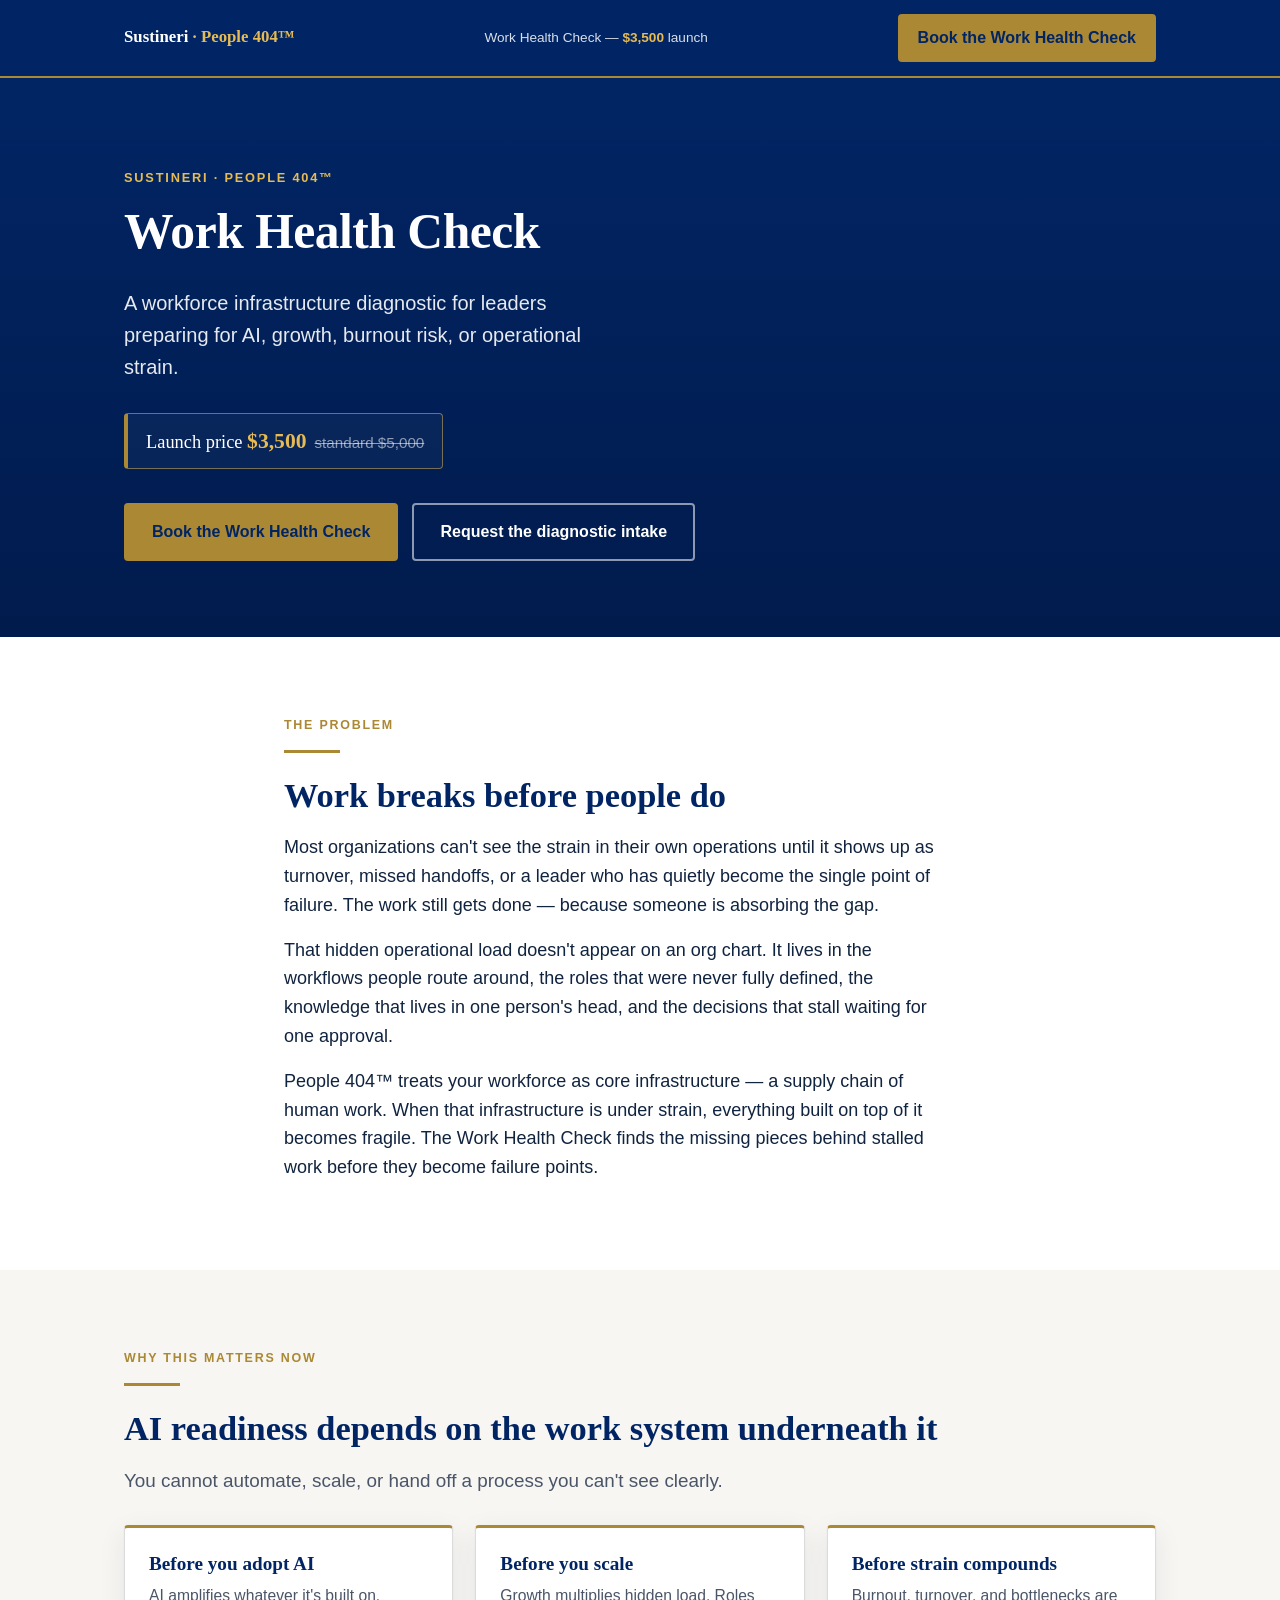
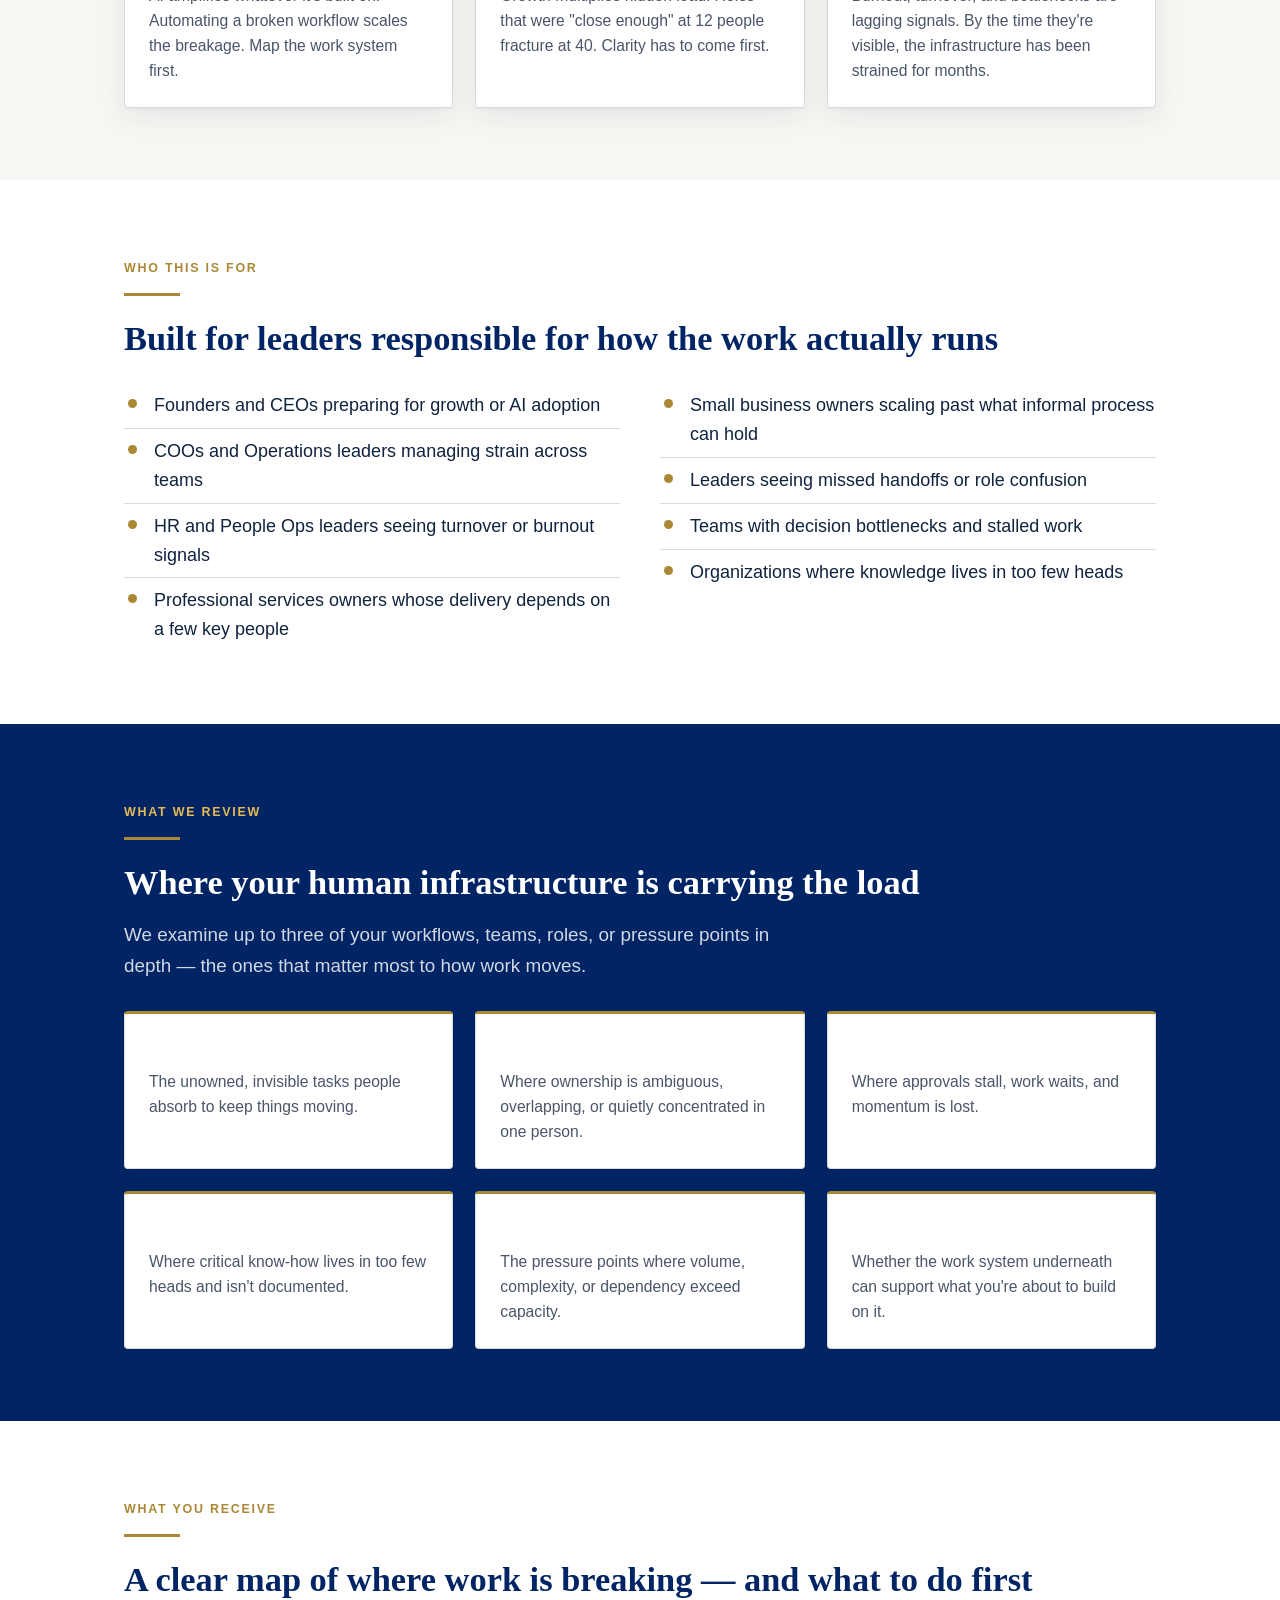
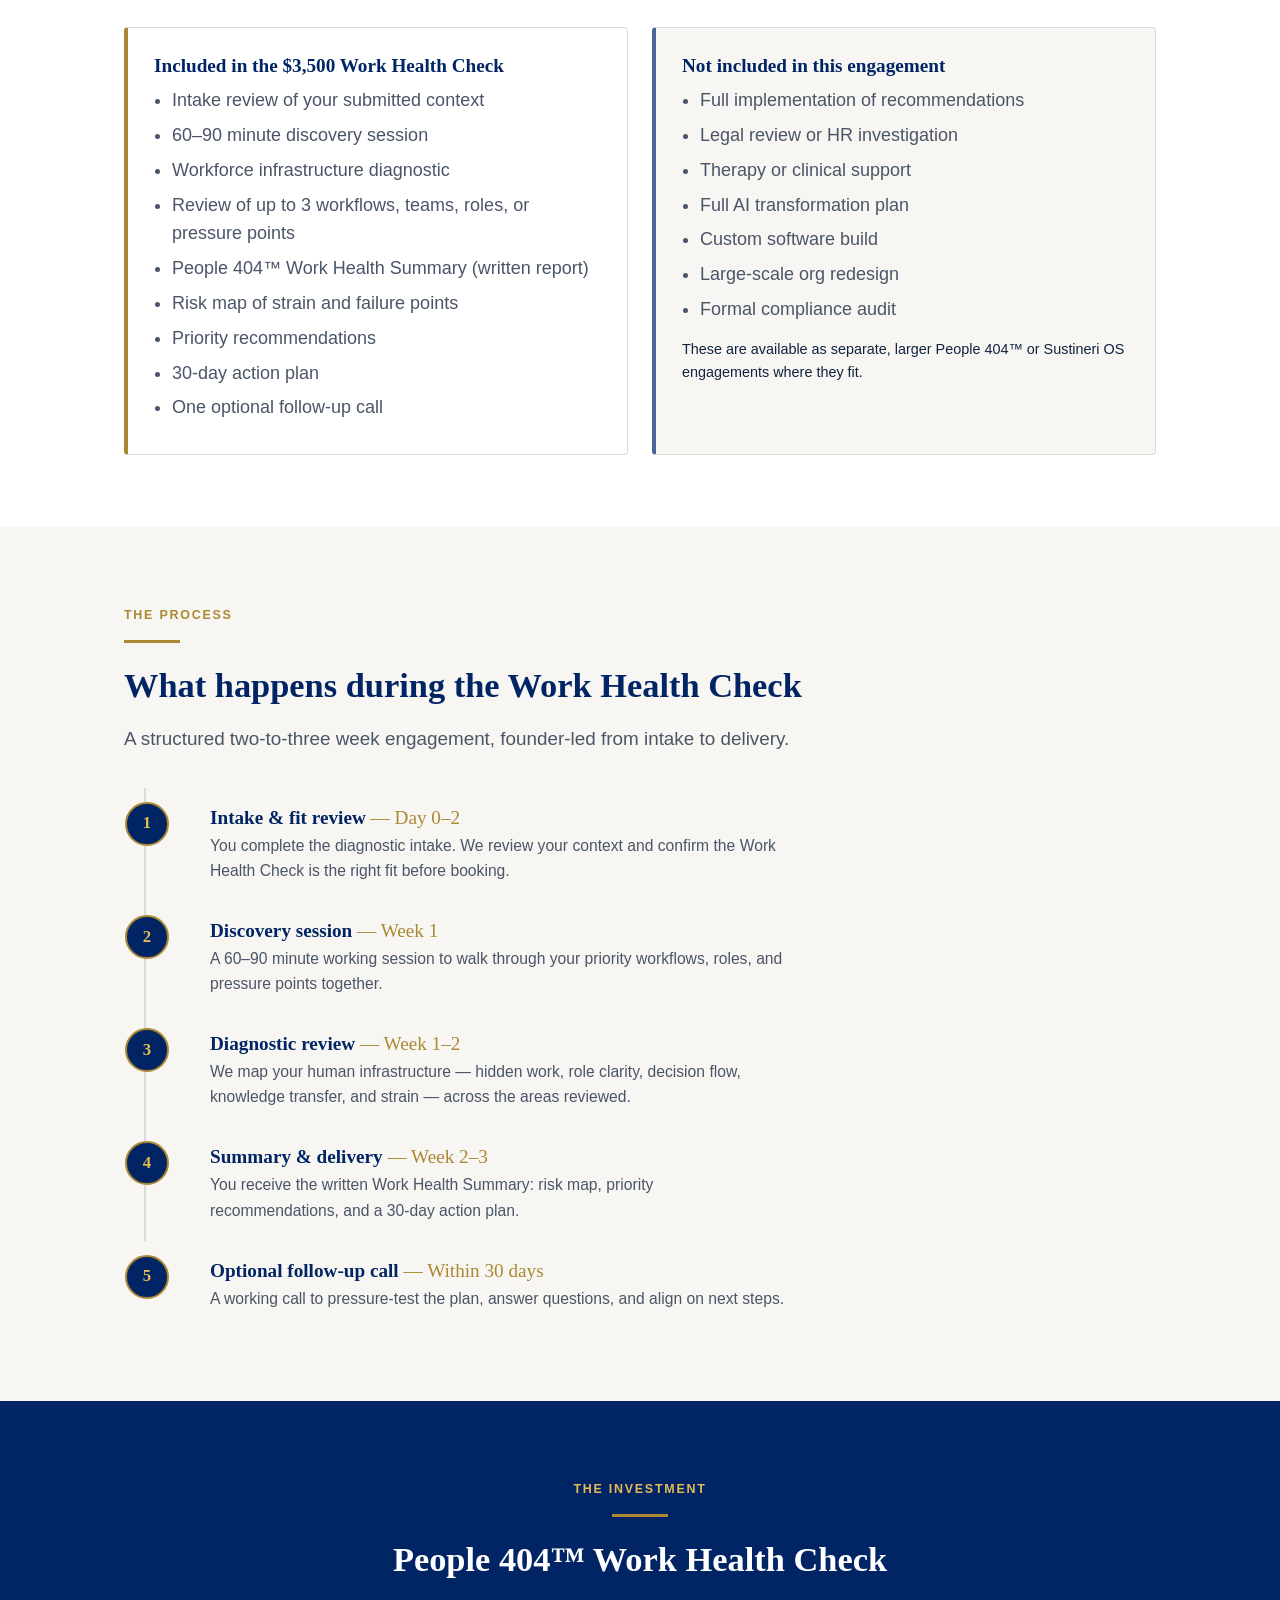
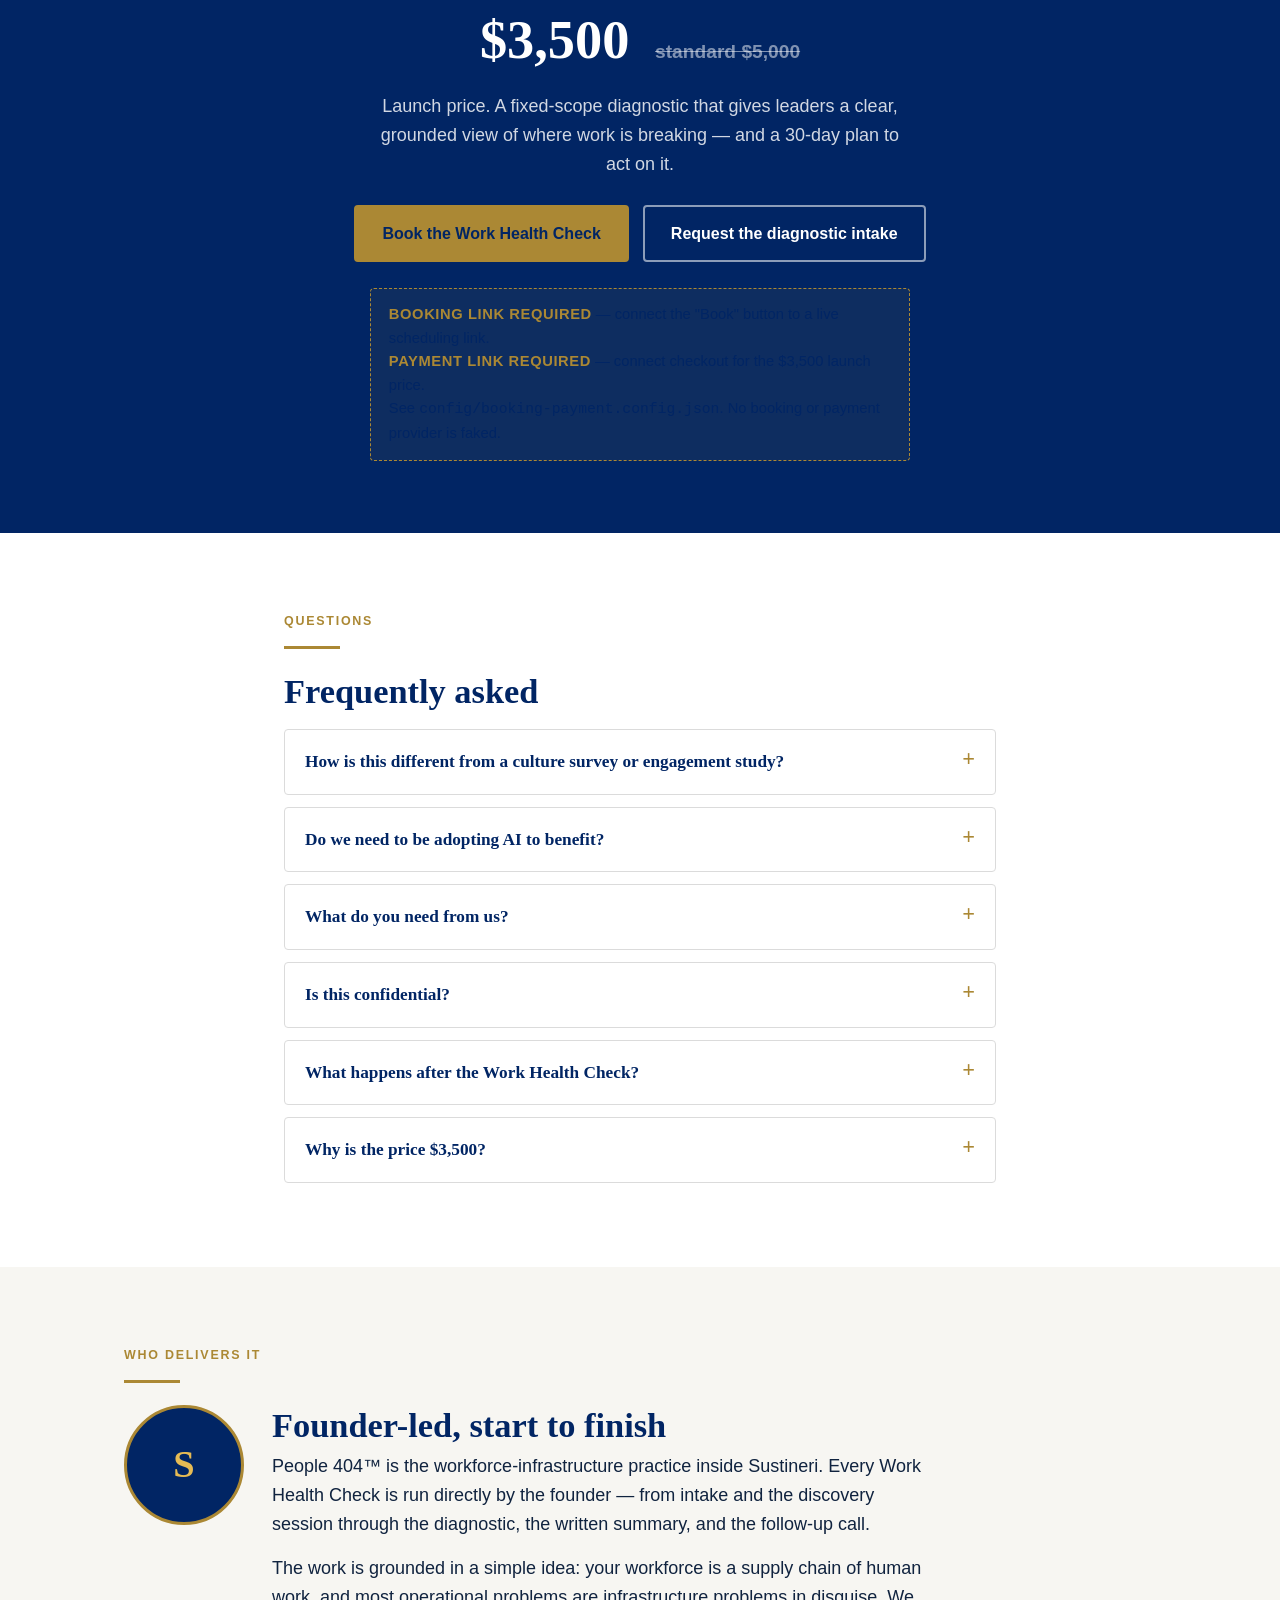
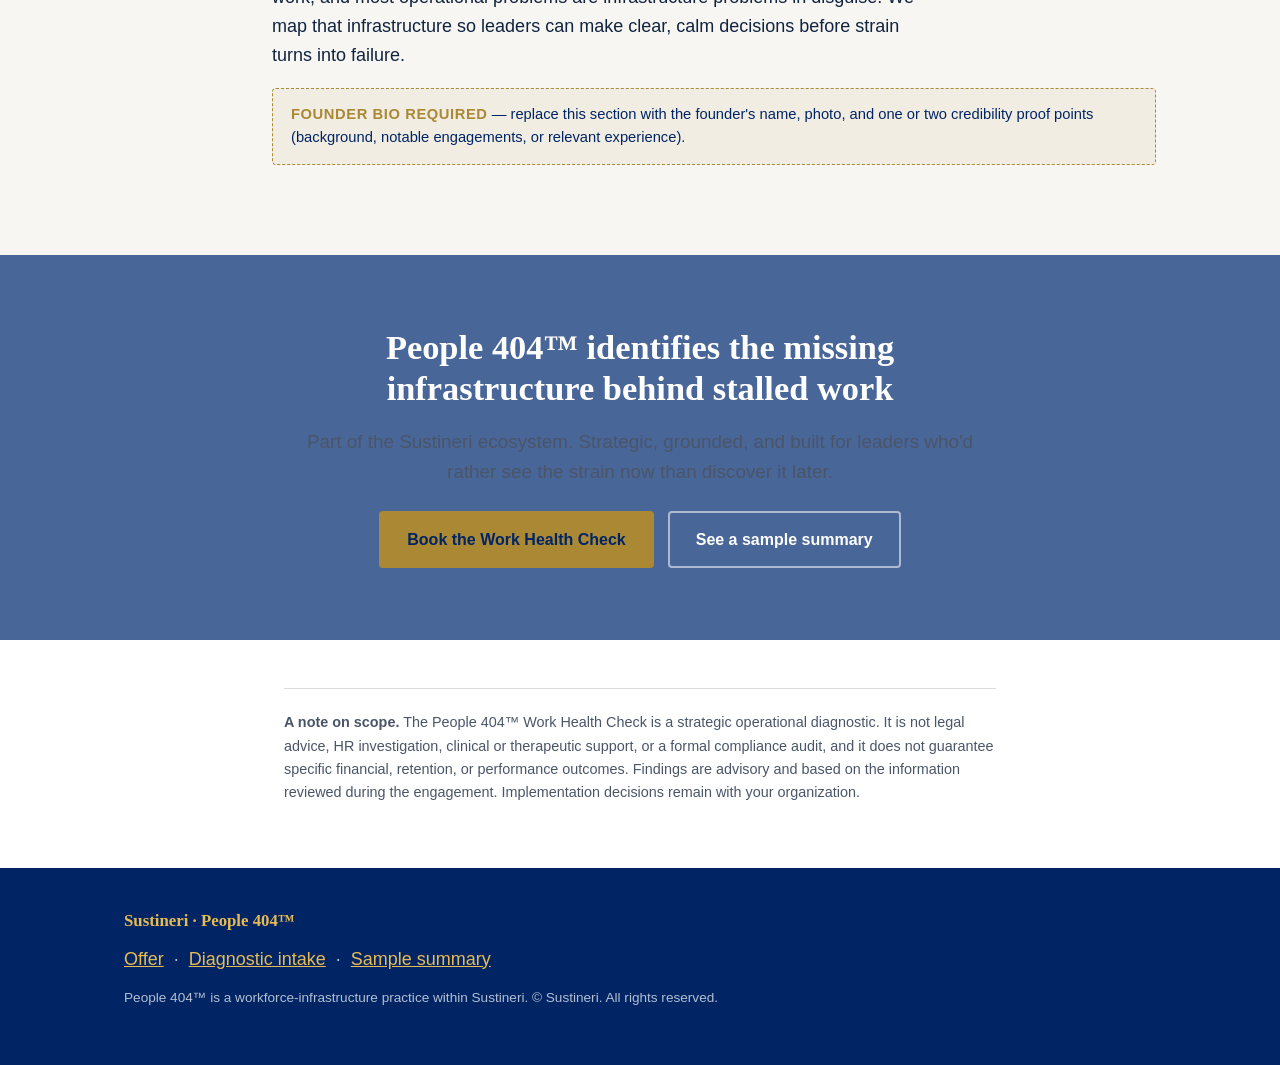
<file: people-404-work-health-check/index.html>
<!DOCTYPE html>
<html lang="en">
<head>
  <meta charset="UTF-8" />
  <meta name="viewport" content="width=device-width, initial-scale=1.0" />
  <title>People 404™ Work Health Check — Sustineri</title>
  <meta name="description" content="A workforce infrastructure diagnostic for leaders preparing for AI, growth, burnout risk, or operational strain. $3,500 launch price." />
  <meta property="og:title" content="People 404™ Work Health Check" />
  <meta property="og:description" content="See where work is breaking, where people carry hidden operational load, and where AI, growth, or strain may create failure points before they scale." />
  <meta property="og:type" content="website" />
  <link rel="stylesheet" href="assets/styles.css" />
</head>
<body>

  <!-- Top bar: brand consistency + persistent CTA -->
  <header class="topbar">
    <div class="container">
      <a class="brand" href="index.html">Sustineri <span>· People&nbsp;404™</span></a>
      <span class="price-chip">Work Health Check — <b>$3,500</b> launch</span>
      <a class="btn btn--primary" href="#book" style="padding:9px 18px;">Book the Work Health Check</a>
    </div>
  </header>

  <!-- 1. HERO — clear entry path, stable center -->
  <section class="hero" id="top">
    <div class="container">
      <span class="eyebrow">Sustineri · People 404™</span>
      <h1>Work Health Check</h1>
      <p class="promise">A workforce infrastructure diagnostic for leaders preparing for AI, growth, burnout risk, or operational strain.</p>
      <div class="price">Launch price <b>$3,500</b><span class="strike">standard $5,000</span></div>
      <div class="cta-row">
        <a class="btn btn--primary" href="#book">Book the Work Health Check</a>
        <a class="btn btn--ghost" href="intake.html">Request the diagnostic intake</a>
      </div>
    </div>
  </section>

  <!-- 2. PROBLEM -->
  <section class="section">
    <div class="container narrow">
      <span class="marker">The Problem</span>
      <hr class="rule" />
      <h2>Work breaks before people do</h2>
      <p>Most organizations can't see the strain in their own operations until it shows up as turnover, missed handoffs, or a leader who has quietly become the single point of failure. The work still gets done — because someone is absorbing the gap.</p>
      <p>That hidden operational load doesn't appear on an org chart. It lives in the workflows people route around, the roles that were never fully defined, the knowledge that lives in one person's head, and the decisions that stall waiting for one approval.</p>
      <p>People 404™ treats your workforce as core infrastructure — a supply chain of human work. When that infrastructure is under strain, everything built on top of it becomes fragile. The Work Health Check finds the missing pieces behind stalled work before they become failure points.</p>
    </div>
  </section>

  <!-- 3. WHY THIS MATTERS NOW -->
  <section class="section section--offwhite">
    <div class="container">
      <span class="marker">Why This Matters Now</span>
      <hr class="rule" />
      <h2>AI readiness depends on the work system underneath it</h2>
      <p class="lead">You cannot automate, scale, or hand off a process you can't see clearly.</p>
      <div class="grid grid--3" style="margin-top:28px;">
        <div class="block">
          <h3>Before you adopt AI</h3>
          <p>AI amplifies whatever it's built on. Automating a broken workflow scales the breakage. Map the work system first.</p>
        </div>
        <div class="block">
          <h3>Before you scale</h3>
          <p>Growth multiplies hidden load. Roles that were "close enough" at 12 people fracture at 40. Clarity has to come first.</p>
        </div>
        <div class="block">
          <h3>Before strain compounds</h3>
          <p>Burnout, turnover, and bottlenecks are lagging signals. By the time they're visible, the infrastructure has been strained for months.</p>
        </div>
      </div>
    </div>
  </section>

  <!-- 4. WHO THIS IS FOR -->
  <section class="section">
    <div class="container">
      <span class="marker">Who This Is For</span>
      <hr class="rule" />
      <h2>Built for leaders responsible for how the work actually runs</h2>
      <div class="two-col" style="margin-top:24px;">
        <ul class="clean-list">
          <li>Founders and CEOs preparing for growth or AI adoption</li>
          <li>COOs and Operations leaders managing strain across teams</li>
          <li>HR and People Ops leaders seeing turnover or burnout signals</li>
          <li>Professional services owners whose delivery depends on a few key people</li>
        </ul>
        <ul class="clean-list">
          <li>Small business owners scaling past what informal process can hold</li>
          <li>Leaders seeing missed handoffs or role confusion</li>
          <li>Teams with decision bottlenecks and stalled work</li>
          <li>Organizations where knowledge lives in too few heads</li>
        </ul>
      </div>
    </div>
  </section>

  <!-- 5. WHAT THE WORK HEALTH CHECK REVIEWS -->
  <section class="section section--navy">
    <div class="container">
      <span class="marker">What We Review</span>
      <hr class="rule" />
      <h2>Where your human infrastructure is carrying the load</h2>
      <p class="lead">We examine up to three of your workflows, teams, roles, or pressure points in depth — the ones that matter most to how work moves.</p>
      <div class="grid grid--3" style="margin-top:30px;">
        <div class="block"><h3>Hidden work</h3><p>The unowned, invisible tasks people absorb to keep things moving.</p></div>
        <div class="block"><h3>Role clarity</h3><p>Where ownership is ambiguous, overlapping, or quietly concentrated in one person.</p></div>
        <div class="block"><h3>Decision flow</h3><p>Where approvals stall, work waits, and momentum is lost.</p></div>
        <div class="block"><h3>Knowledge transfer</h3><p>Where critical know-how lives in too few heads and isn't documented.</p></div>
        <div class="block"><h3>Operational strain</h3><p>The pressure points where volume, complexity, or dependency exceed capacity.</p></div>
        <div class="block"><h3>AI &amp; growth readiness</h3><p>Whether the work system underneath can support what you're about to build on it.</p></div>
      </div>
    </div>
  </section>

  <!-- 6. WHAT THE BUYER RECEIVES -->
  <section class="section">
    <div class="container">
      <span class="marker">What You Receive</span>
      <hr class="rule" />
      <h2>A clear map of where work is breaking — and what to do first</h2>
      <div class="scope-cols" style="margin-top:26px;">
        <div class="scope-card scope-card--in">
          <h3>Included in the $3,500 Work Health Check</h3>
          <ul>
            <li>Intake review of your submitted context</li>
            <li>60–90 minute discovery session</li>
            <li>Workforce infrastructure diagnostic</li>
            <li>Review of up to 3 workflows, teams, roles, or pressure points</li>
            <li>People 404™ Work Health Summary (written report)</li>
            <li>Risk map of strain and failure points</li>
            <li>Priority recommendations</li>
            <li>30-day action plan</li>
            <li>One optional follow-up call</li>
          </ul>
        </div>
        <div class="scope-card scope-card--out">
          <h3>Not included in this engagement</h3>
          <ul>
            <li>Full implementation of recommendations</li>
            <li>Legal review or HR investigation</li>
            <li>Therapy or clinical support</li>
            <li>Full AI transformation plan</li>
            <li>Custom software build</li>
            <li>Large-scale org redesign</li>
            <li>Formal compliance audit</li>
          </ul>
          <p style="margin-top:14px;font-size:0.9rem;">These are available as separate, larger People 404™ or Sustineri OS engagements where they fit.</p>
        </div>
      </div>
    </div>
  </section>

  <!-- 7. PROCESS + 8. TIMELINE -->
  <section class="section section--offwhite">
    <div class="container">
      <span class="marker">The Process</span>
      <hr class="rule" />
      <h2>What happens during the Work Health Check</h2>
      <p class="lead">A structured two-to-three week engagement, founder-led from intake to delivery.</p>
      <div class="steps" style="margin-top:34px;">
        <div class="step">
          <h3>Intake &amp; fit review <span style="color:var(--gold);font-weight:400;">— Day 0–2</span></h3>
          <p>You complete the diagnostic intake. We review your context and confirm the Work Health Check is the right fit before booking.</p>
        </div>
        <div class="step">
          <h3>Discovery session <span style="color:var(--gold);font-weight:400;">— Week 1</span></h3>
          <p>A 60–90 minute working session to walk through your priority workflows, roles, and pressure points together.</p>
        </div>
        <div class="step">
          <h3>Diagnostic review <span style="color:var(--gold);font-weight:400;">— Week 1–2</span></h3>
          <p>We map your human infrastructure — hidden work, role clarity, decision flow, knowledge transfer, and strain — across the areas reviewed.</p>
        </div>
        <div class="step">
          <h3>Summary &amp; delivery <span style="color:var(--gold);font-weight:400;">— Week 2–3</span></h3>
          <p>You receive the written Work Health Summary: risk map, priority recommendations, and a 30-day action plan.</p>
        </div>
        <div class="step">
          <h3>Optional follow-up call <span style="color:var(--gold);font-weight:400;">— Within 30 days</span></h3>
          <p>A working call to pressure-test the plan, answer questions, and align on next steps.</p>
        </div>
      </div>
    </div>
  </section>

  <!-- 9. PRICE + 10. CTA -->
  <section class="section section--navy price-band" id="book">
    <div class="container narrow" style="text-align:center;">
      <span class="marker">The Investment</span>
      <hr class="rule rule--center" />
      <h2>People 404™ Work Health Check</h2>
      <div class="amount">$3,500 <span class="strike">standard $5,000</span></div>
      <p class="sub">Launch price. A fixed-scope diagnostic that gives leaders a clear, grounded view of where work is breaking — and a 30-day plan to act on it.</p>
      <div class="cta-row" style="justify-content:center;">
        <a class="btn btn--primary" href="#" data-cta="booking">Book the Work Health Check</a>
        <a class="btn btn--ghost" href="intake.html">Request the diagnostic intake</a>
      </div>
      <div class="notice" style="margin:26px auto 0;text-align:left;">
        <b>BOOKING LINK REQUIRED</b> — connect the "Book" button to a live scheduling link.<br />
        <b>PAYMENT LINK REQUIRED</b> — connect checkout for the $3,500 launch price.<br />
        See <code>config/booking-payment.config.json</code>. No booking or payment provider is faked.
      </div>
    </div>
  </section>

  <!-- 11. FAQ -->
  <section class="section faq">
    <div class="container narrow">
      <span class="marker">Questions</span>
      <hr class="rule" />
      <h2>Frequently asked</h2>
      <details>
        <summary>How is this different from a culture survey or engagement study?</summary>
        <p>Surveys measure how people feel. The Work Health Check maps how work moves. We look at your workforce as operational infrastructure — the workflows, roles, decisions, and knowledge that carry the work — and find where that system is under strain.</p>
      </details>
      <details>
        <summary>Do we need to be adopting AI to benefit?</summary>
        <p>No. AI is one reason leaders come to us, but the same diagnostic applies to growth, restructuring, burnout risk, or simply wanting to see where the operational strain really is. AI readiness is a lens, not a prerequisite.</p>
      </details>
      <details>
        <summary>What do you need from us?</summary>
        <p>Your completed intake, access to the right people for a 60–90 minute session, and the ability to point us at up to three workflows, teams, roles, or pressure points. We do the mapping and synthesis.</p>
      </details>
      <details>
        <summary>Is this confidential?</summary>
        <p>Yes. Discovery notes and findings are handled privately and shared only with you. The public sample deliverable uses illustrative, anonymized content.</p>
      </details>
      <details>
        <summary>What happens after the Work Health Check?</summary>
        <p>You own the summary, risk map, and 30-day plan and can act on them yourself. If deeper work is warranted, we can scope a larger People 404™ engagement or a Sustineri OS / AI readiness engagement — but there's no obligation.</p>
      </details>
      <details>
        <summary>Why is the price $3,500?</summary>
        <p>$3,500 is the launch price for the Work Health Check (standard $5,000). It reflects a fixed-scope diagnostic — intake, a working session, the infrastructure review, and a written summary with a 30-day plan.</p>
      </details>
    </div>
  </section>

  <!-- 12. FOUNDER CREDIBILITY -->
  <section class="section section--offwhite">
    <div class="container">
      <span class="marker">Who Delivers It</span>
      <hr class="rule" />
      <div class="founder">
        <div class="avatar">S</div>
        <div>
          <h2 style="margin-bottom:6px;">Founder-led, start to finish</h2>
          <p>People 404™ is the workforce-infrastructure practice inside Sustineri. Every Work Health Check is run directly by the founder — from intake and the discovery session through the diagnostic, the written summary, and the follow-up call.</p>
          <p>The work is grounded in a simple idea: your workforce is a supply chain of human work, and most operational problems are infrastructure problems in disguise. We map that infrastructure so leaders can make clear, calm decisions before strain turns into failure.</p>
          <p class="notice" style="max-width:none;"><b>FOUNDER BIO REQUIRED</b> — replace this section with the founder's name, photo, and one or two credibility proof points (background, notable engagements, or relevant experience).</p>
        </div>
      </div>
    </div>
  </section>

  <!-- Positioning + secondary CTA (conversion clarity: CTA appears more than once) -->
  <section class="section section--steel">
    <div class="container narrow" style="text-align:center;">
      <h2>People 404™ identifies the missing infrastructure behind stalled work</h2>
      <p class="lead" style="margin:0 auto 24px;">Part of the Sustineri ecosystem. Strategic, grounded, and built for leaders who'd rather see the strain now than discover it later.</p>
      <div class="cta-row" style="justify-content:center;">
        <a class="btn btn--primary" href="#book">Book the Work Health Check</a>
        <a class="btn btn--ghost" href="sample.html">See a sample summary</a>
      </div>
    </div>
  </section>

  <!-- 13. DISCLAIMER -->
  <section class="section--tight">
    <div class="container narrow">
      <div class="disclaimer">
        <p><strong>A note on scope.</strong> The People 404™ Work Health Check is a strategic operational diagnostic. It is not legal advice, HR investigation, clinical or therapeutic support, or a formal compliance audit, and it does not guarantee specific financial, retention, or performance outcomes. Findings are advisory and based on the information reviewed during the engagement. Implementation decisions remain with your organization.</p>
      </div>
    </div>
  </section>

  <!-- Footer -->
  <footer class="footer">
    <div class="container">
      <a class="brand" href="index.html">Sustineri <span>· People 404™</span></a>
      <p style="max-width:none;margin:0;">
        <a href="index.html">Offer</a> &nbsp;·&nbsp;
        <a href="intake.html">Diagnostic intake</a> &nbsp;·&nbsp;
        <a href="sample.html">Sample summary</a>
      </p>
      <p style="max-width:none;margin-top:14px;font-size:0.85rem;">People 404™ is a workforce-infrastructure practice within Sustineri. © Sustineri. All rights reserved.</p>
    </div>
  </footer>

</body>
</html>
</file>
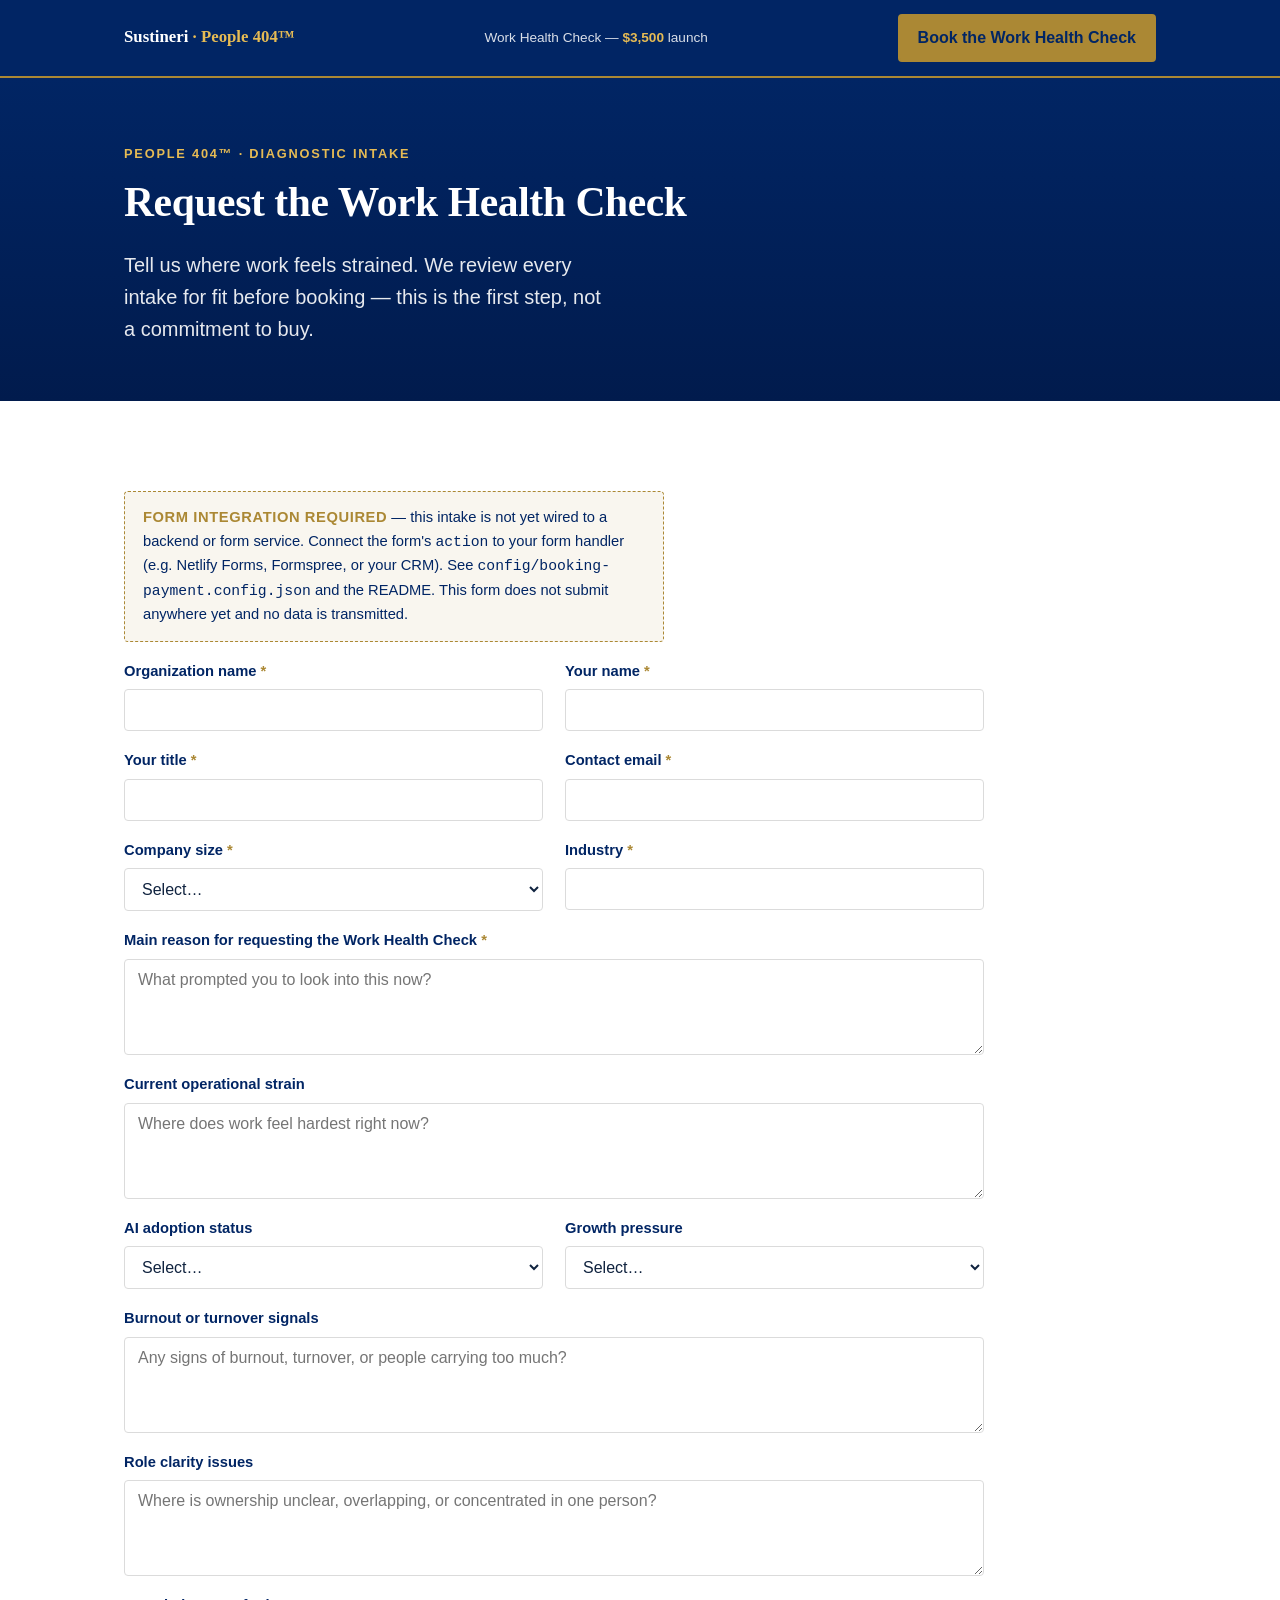
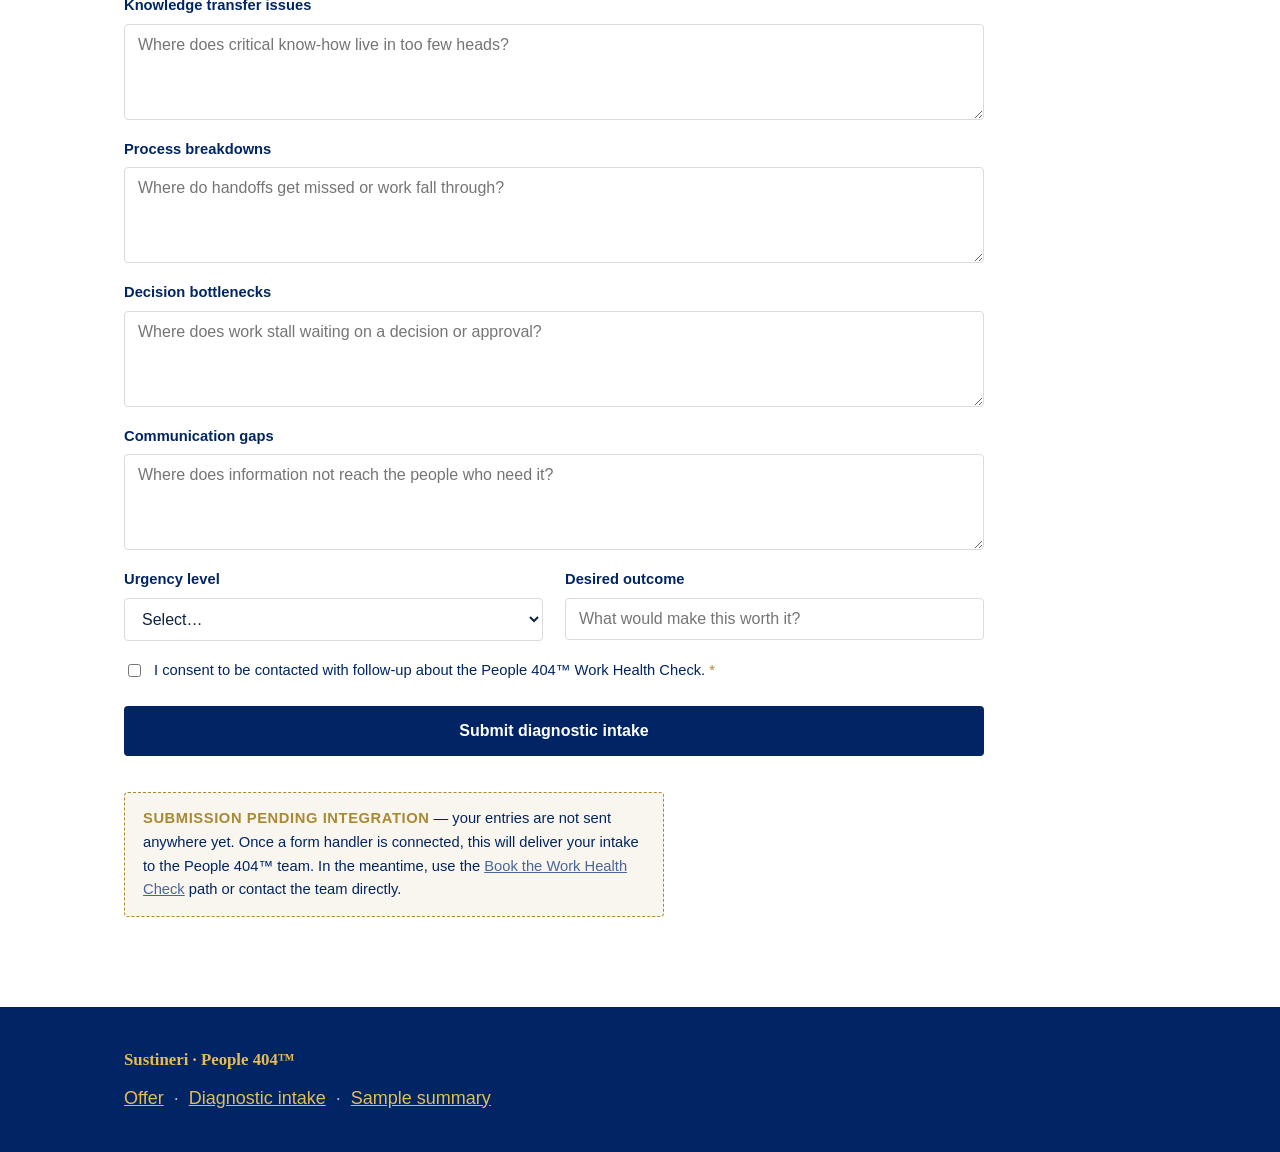
<file: people-404-work-health-check/intake.html>
<!DOCTYPE html>
<html lang="en">
<head>
  <meta charset="UTF-8" />
  <meta name="viewport" content="width=device-width, initial-scale=1.0" />
  <title>Diagnostic Intake — People 404™ Work Health Check</title>
  <meta name="description" content="Request the People 404™ Work Health Check diagnostic intake." />
  <link rel="stylesheet" href="assets/styles.css" />
</head>
<body>

  <header class="topbar">
    <div class="container">
      <a class="brand" href="index.html">Sustineri <span>· People&nbsp;404™</span></a>
      <span class="price-chip">Work Health Check — <b>$3,500</b> launch</span>
      <a class="btn btn--primary" href="index.html#book" style="padding:9px 18px;">Book the Work Health Check</a>
    </div>
  </header>

  <section class="hero" style="padding:60px 0 48px;">
    <div class="container">
      <span class="eyebrow">People 404™ · Diagnostic Intake</span>
      <h1 style="font-size:clamp(1.8rem,4vw,2.6rem);">Request the Work Health Check</h1>
      <p class="promise">Tell us where work feels strained. We review every intake for fit before booking — this is the first step, not a commitment to buy.</p>
    </div>
  </section>

  <section class="section">
    <div class="container">

      <div class="notice">
        <b>FORM INTEGRATION REQUIRED</b> — this intake is not yet wired to a backend or form service.
        Connect the form's <code>action</code> to your form handler (e.g. Netlify Forms, Formspree, or your CRM).
        See <code>config/booking-payment.config.json</code> and the README. This form does not submit anywhere yet and no data is transmitted.
      </div>

      <!--
        To enable Netlify Forms: add  name="people-404-intake"  netlify  netlify-honeypot="bot-field"
        to the <form> tag below and add a hidden input <input type="hidden" name="form-name" value="people-404-intake" />.
        Until a real handler is configured, submission is disabled to avoid faking a working form.
      -->
      <form class="form-grid" action="#" method="post" onsubmit="event.preventDefault(); document.getElementById('intake-pending').scrollIntoView({behavior:'smooth'});" aria-describedby="intake-pending">

        <div class="field">
          <label for="org">Organization name <span class="req">*</span></label>
          <input id="org" name="organization" type="text" required autocomplete="organization" />
        </div>
        <div class="field">
          <label for="name">Your name <span class="req">*</span></label>
          <input id="name" name="buyer_name" type="text" required autocomplete="name" />
        </div>

        <div class="field">
          <label for="title">Your title <span class="req">*</span></label>
          <input id="title" name="buyer_title" type="text" required autocomplete="organization-title" />
        </div>
        <div class="field">
          <label for="email">Contact email <span class="req">*</span></label>
          <input id="email" name="email" type="email" required autocomplete="email" />
        </div>

        <div class="field">
          <label for="size">Company size <span class="req">*</span></label>
          <select id="size" name="company_size" required>
            <option value="" selected disabled>Select…</option>
            <option>1–10</option>
            <option>11–50</option>
            <option>51–200</option>
            <option>201–500</option>
            <option>500+</option>
          </select>
        </div>
        <div class="field">
          <label for="industry">Industry <span class="req">*</span></label>
          <input id="industry" name="industry" type="text" required />
        </div>

        <div class="field field--full">
          <label for="reason">Main reason for requesting the Work Health Check <span class="req">*</span></label>
          <textarea id="reason" name="reason" required placeholder="What prompted you to look into this now?"></textarea>
        </div>

        <div class="field field--full">
          <label for="strain">Current operational strain</label>
          <textarea id="strain" name="operational_strain" placeholder="Where does work feel hardest right now?"></textarea>
        </div>

        <div class="field">
          <label for="ai">AI adoption status</label>
          <select id="ai" name="ai_adoption_status">
            <option value="" selected disabled>Select…</option>
            <option>Not started</option>
            <option>Exploring</option>
            <option>Piloting</option>
            <option>Actively deploying</option>
            <option>Scaling / mature</option>
          </select>
        </div>
        <div class="field">
          <label for="growth">Growth pressure</label>
          <select id="growth" name="growth_pressure">
            <option value="" selected disabled>Select…</option>
            <option>Low — stable</option>
            <option>Moderate — steady growth</option>
            <option>High — scaling fast</option>
            <option>Restructuring / transition</option>
          </select>
        </div>

        <div class="field field--full">
          <label for="burnout">Burnout or turnover signals</label>
          <textarea id="burnout" name="burnout_turnover" placeholder="Any signs of burnout, turnover, or people carrying too much?"></textarea>
        </div>

        <div class="field field--full">
          <label for="roles">Role clarity issues</label>
          <textarea id="roles" name="role_clarity" placeholder="Where is ownership unclear, overlapping, or concentrated in one person?"></textarea>
        </div>

        <div class="field field--full">
          <label for="knowledge">Knowledge transfer issues</label>
          <textarea id="knowledge" name="knowledge_transfer" placeholder="Where does critical know-how live in too few heads?"></textarea>
        </div>

        <div class="field field--full">
          <label for="process">Process breakdowns</label>
          <textarea id="process" name="process_breakdowns" placeholder="Where do handoffs get missed or work fall through?"></textarea>
        </div>

        <div class="field field--full">
          <label for="decisions">Decision bottlenecks</label>
          <textarea id="decisions" name="decision_bottlenecks" placeholder="Where does work stall waiting on a decision or approval?"></textarea>
        </div>

        <div class="field field--full">
          <label for="comms">Communication gaps</label>
          <textarea id="comms" name="communication_gaps" placeholder="Where does information not reach the people who need it?"></textarea>
        </div>

        <div class="field">
          <label for="urgency">Urgency level</label>
          <select id="urgency" name="urgency">
            <option value="" selected disabled>Select…</option>
            <option>Exploring — no fixed timeline</option>
            <option>Within a quarter</option>
            <option>Within 30 days</option>
            <option>Urgent — actively strained</option>
          </select>
        </div>
        <div class="field">
          <label for="outcome">Desired outcome</label>
          <input id="outcome" name="desired_outcome" type="text" placeholder="What would make this worth it?" />
        </div>

        <div class="field field--full">
          <div class="checkbox-row">
            <input id="consent" name="consent_followup" type="checkbox" required />
            <label for="consent" style="font-weight:400;">
              I consent to be contacted with follow-up about the People 404™ Work Health Check. <span class="req">*</span>
            </label>
          </div>
        </div>

        <div class="field field--full">
          <button class="btn btn--navy" type="submit">Submit diagnostic intake</button>
        </div>

        <div class="field field--full" id="intake-pending" role="status" aria-live="polite">
          <div class="notice">
            <b>SUBMISSION PENDING INTEGRATION</b> — your entries are not sent anywhere yet.
            Once a form handler is connected, this will deliver your intake to the People 404™ team.
            In the meantime, use the <a href="index.html#book">Book the Work Health Check</a> path or contact the team directly.
          </div>
        </div>

      </form>
    </div>
  </section>

  <footer class="footer">
    <div class="container">
      <a class="brand" href="index.html">Sustineri <span>· People 404™</span></a>
      <p style="max-width:none;margin:0;">
        <a href="index.html">Offer</a> &nbsp;·&nbsp;
        <a href="intake.html">Diagnostic intake</a> &nbsp;·&nbsp;
        <a href="sample.html">Sample summary</a>
      </p>
    </div>
  </footer>

</body>
</html>
</file>
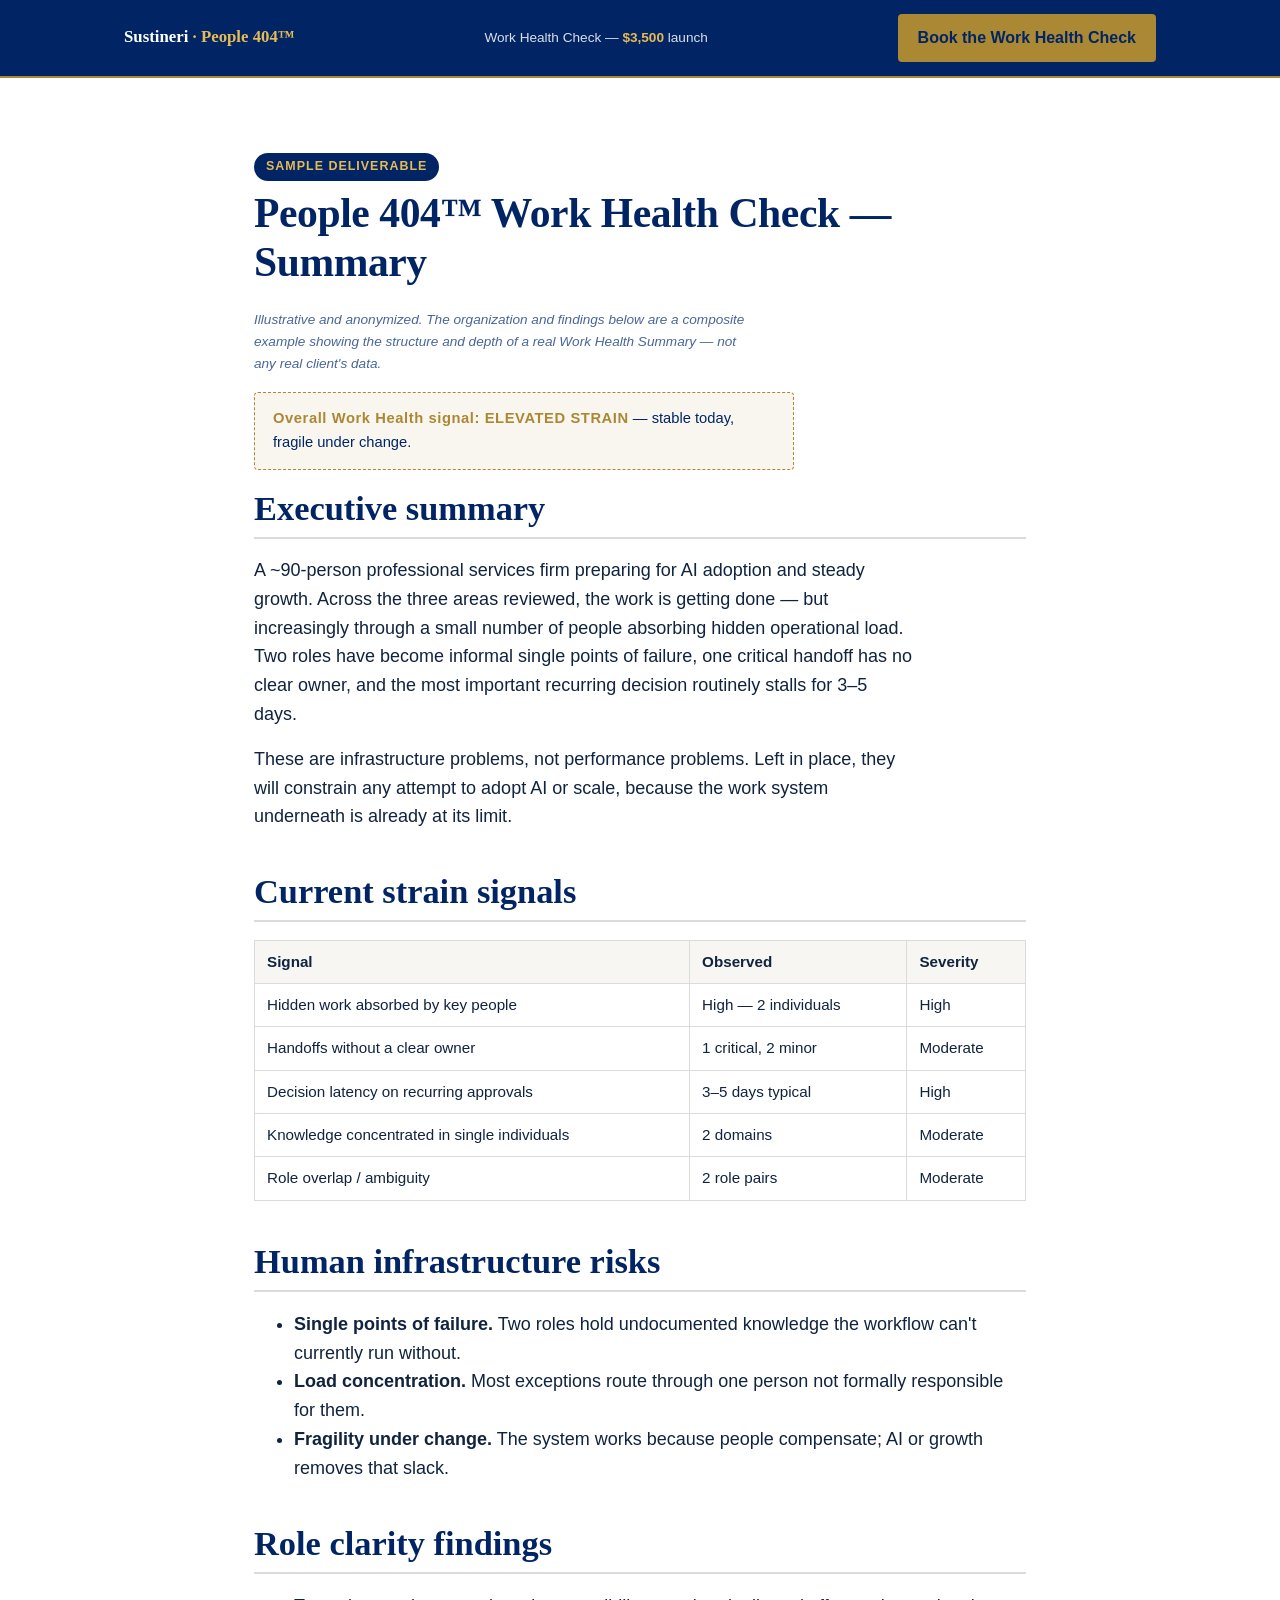
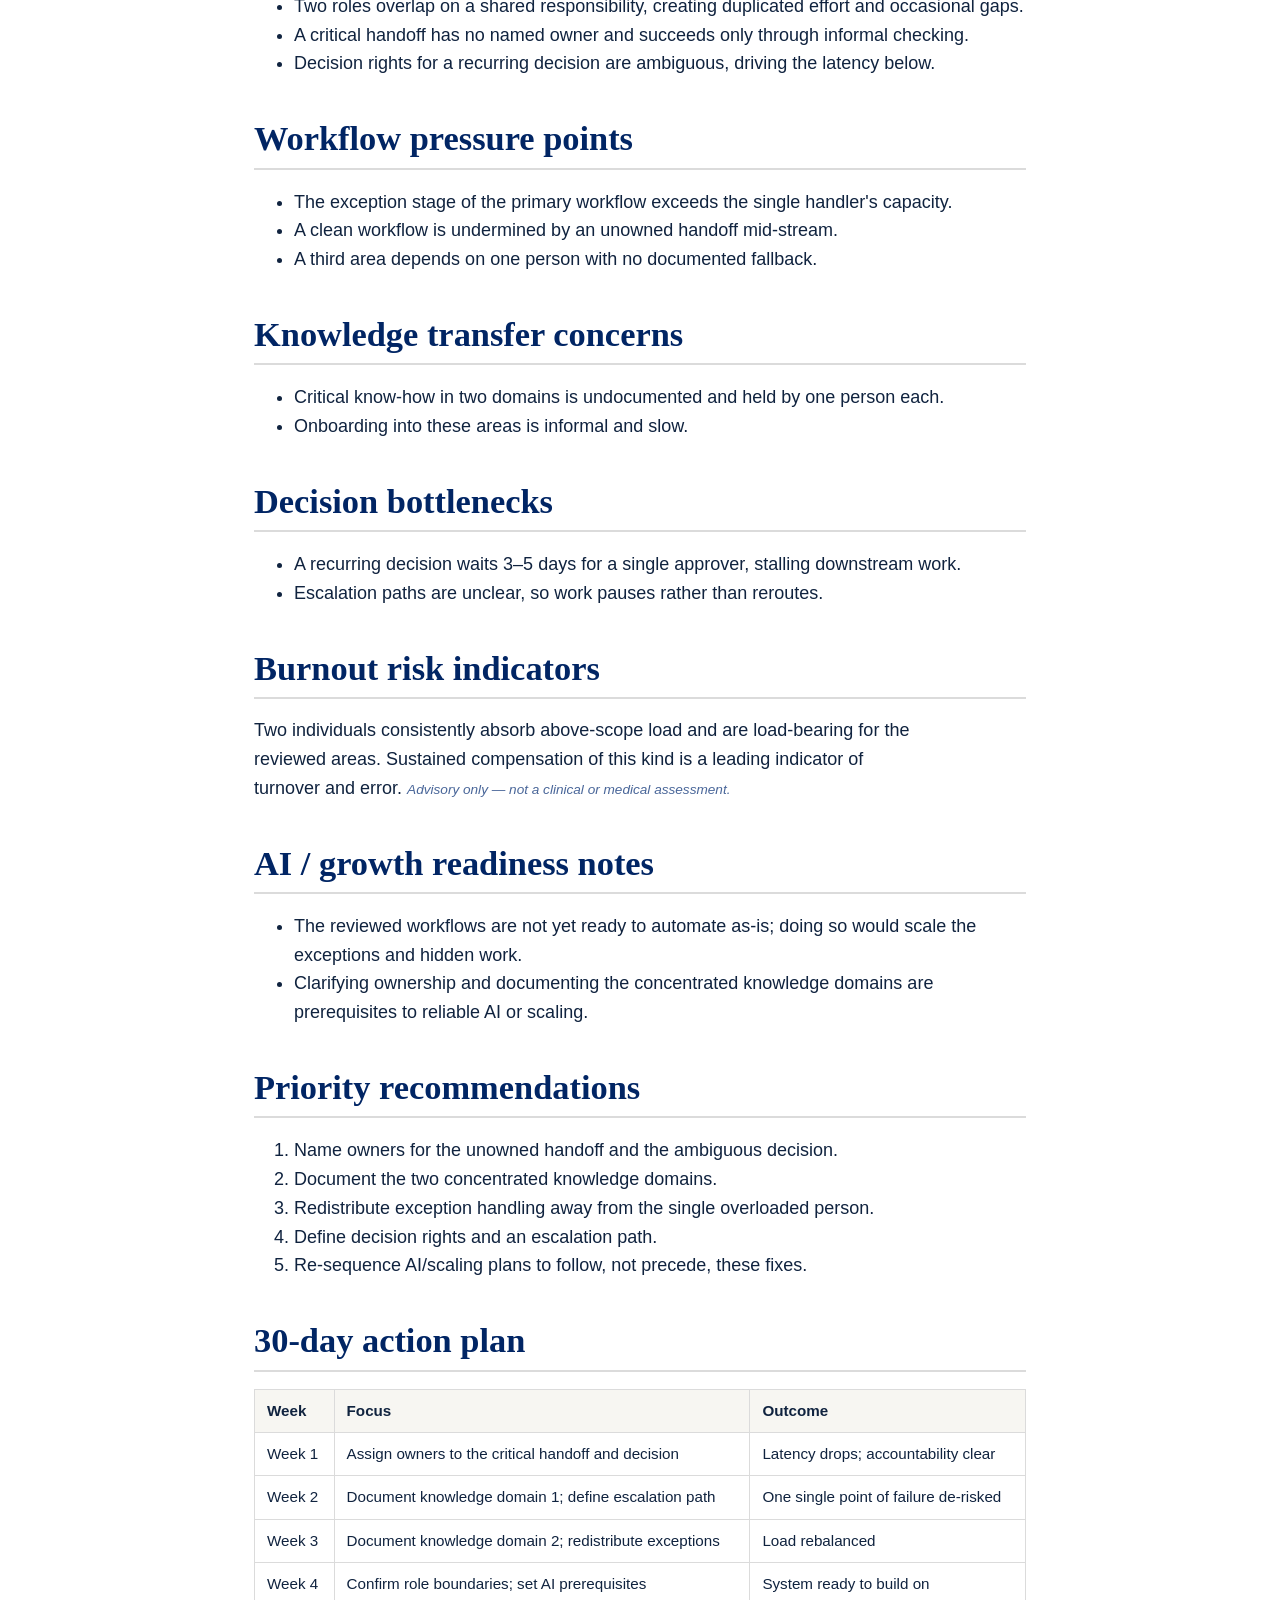
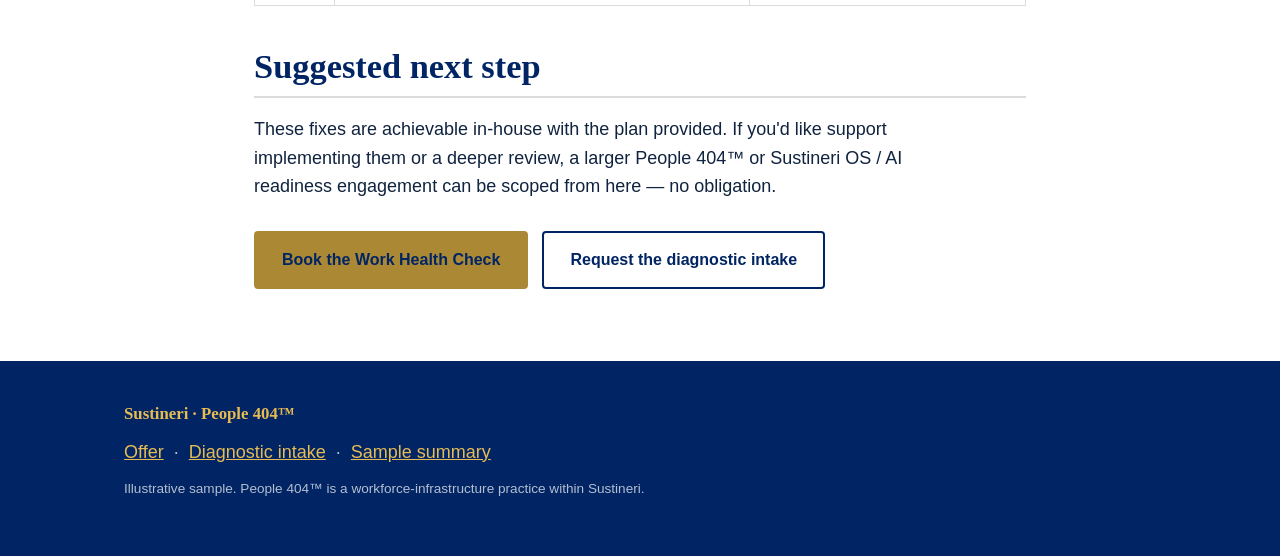
<file: people-404-work-health-check/sample.html>
<!DOCTYPE html>
<html lang="en">
<head>
  <meta charset="UTF-8" />
  <meta name="viewport" content="width=device-width, initial-scale=1.0" />
  <title>Sample Summary — People 404™ Work Health Check</title>
  <meta name="description" content="An anonymized sample of the People 404™ Work Health Check Summary." />
  <meta name="robots" content="noindex" />
  <link rel="stylesheet" href="assets/styles.css" />
</head>
<body>

  <header class="topbar">
    <div class="container">
      <a class="brand" href="index.html">Sustineri <span>· People&nbsp;404™</span></a>
      <span class="price-chip">Work Health Check — <b>$3,500</b> launch</span>
      <a class="btn btn--primary" href="index.html#book" style="padding:9px 18px;">Book the Work Health Check</a>
    </div>
  </header>

  <section class="section">
    <div class="container doc">
      <span class="tag">Sample deliverable</span>
      <h1 style="font-size:clamp(1.8rem,4vw,2.6rem);">People 404™ Work Health Check — Summary</h1>
      <p class="watermark">Illustrative and anonymized. The organization and findings below are a composite example showing the structure and depth of a real Work Health Summary — not any real client's data.</p>

      <div class="notice"><b>Overall Work Health signal: ELEVATED STRAIN</b> — stable today, fragile under change.</div>

      <h2>Executive summary</h2>
      <p>A ~90-person professional services firm preparing for AI adoption and steady growth. Across the three areas reviewed, the work is getting done — but increasingly through a small number of people absorbing hidden operational load. Two roles have become informal single points of failure, one critical handoff has no clear owner, and the most important recurring decision routinely stalls for 3–5 days.</p>
      <p>These are infrastructure problems, not performance problems. Left in place, they will constrain any attempt to adopt AI or scale, because the work system underneath is already at its limit.</p>

      <h2>Current strain signals</h2>
      <table>
        <thead><tr><th>Signal</th><th>Observed</th><th>Severity</th></tr></thead>
        <tbody>
          <tr><td>Hidden work absorbed by key people</td><td>High — 2 individuals</td><td>High</td></tr>
          <tr><td>Handoffs without a clear owner</td><td>1 critical, 2 minor</td><td>Moderate</td></tr>
          <tr><td>Decision latency on recurring approvals</td><td>3–5 days typical</td><td>High</td></tr>
          <tr><td>Knowledge concentrated in single individuals</td><td>2 domains</td><td>Moderate</td></tr>
          <tr><td>Role overlap / ambiguity</td><td>2 role pairs</td><td>Moderate</td></tr>
        </tbody>
      </table>

      <h2>Human infrastructure risks</h2>
      <ul>
        <li><strong>Single points of failure.</strong> Two roles hold undocumented knowledge the workflow can't currently run without.</li>
        <li><strong>Load concentration.</strong> Most exceptions route through one person not formally responsible for them.</li>
        <li><strong>Fragility under change.</strong> The system works because people compensate; AI or growth removes that slack.</li>
      </ul>

      <h2>Role clarity findings</h2>
      <ul>
        <li>Two roles overlap on a shared responsibility, creating duplicated effort and occasional gaps.</li>
        <li>A critical handoff has no named owner and succeeds only through informal checking.</li>
        <li>Decision rights for a recurring decision are ambiguous, driving the latency below.</li>
      </ul>

      <h2>Workflow pressure points</h2>
      <ul>
        <li>The exception stage of the primary workflow exceeds the single handler's capacity.</li>
        <li>A clean workflow is undermined by an unowned handoff mid-stream.</li>
        <li>A third area depends on one person with no documented fallback.</li>
      </ul>

      <h2>Knowledge transfer concerns</h2>
      <ul>
        <li>Critical know-how in two domains is undocumented and held by one person each.</li>
        <li>Onboarding into these areas is informal and slow.</li>
      </ul>

      <h2>Decision bottlenecks</h2>
      <ul>
        <li>A recurring decision waits 3–5 days for a single approver, stalling downstream work.</li>
        <li>Escalation paths are unclear, so work pauses rather than reroutes.</li>
      </ul>

      <h2>Burnout risk indicators</h2>
      <p>Two individuals consistently absorb above-scope load and are load-bearing for the reviewed areas. Sustained compensation of this kind is a leading indicator of turnover and error. <span class="watermark">Advisory only — not a clinical or medical assessment.</span></p>

      <h2>AI / growth readiness notes</h2>
      <ul>
        <li>The reviewed workflows are not yet ready to automate as-is; doing so would scale the exceptions and hidden work.</li>
        <li>Clarifying ownership and documenting the concentrated knowledge domains are prerequisites to reliable AI or scaling.</li>
      </ul>

      <h2>Priority recommendations</h2>
      <ol>
        <li>Name owners for the unowned handoff and the ambiguous decision.</li>
        <li>Document the two concentrated knowledge domains.</li>
        <li>Redistribute exception handling away from the single overloaded person.</li>
        <li>Define decision rights and an escalation path.</li>
        <li>Re-sequence AI/scaling plans to follow, not precede, these fixes.</li>
      </ol>

      <h2>30-day action plan</h2>
      <table>
        <thead><tr><th>Week</th><th>Focus</th><th>Outcome</th></tr></thead>
        <tbody>
          <tr><td>Week 1</td><td>Assign owners to the critical handoff and decision</td><td>Latency drops; accountability clear</td></tr>
          <tr><td>Week 2</td><td>Document knowledge domain 1; define escalation path</td><td>One single point of failure de-risked</td></tr>
          <tr><td>Week 3</td><td>Document knowledge domain 2; redistribute exceptions</td><td>Load rebalanced</td></tr>
          <tr><td>Week 4</td><td>Confirm role boundaries; set AI prerequisites</td><td>System ready to build on</td></tr>
        </tbody>
      </table>

      <h2>Suggested next step</h2>
      <p>These fixes are achievable in-house with the plan provided. If you'd like support implementing them or a deeper review, a larger People 404™ or Sustineri OS / AI readiness engagement can be scoped from here — no obligation.</p>

      <div class="cta-row" style="margin-top:30px;">
        <a class="btn btn--primary" href="index.html#book">Book the Work Health Check</a>
        <a class="btn btn--outline" href="intake.html">Request the diagnostic intake</a>
      </div>
    </div>
  </section>

  <footer class="footer">
    <div class="container">
      <a class="brand" href="index.html">Sustineri <span>· People 404™</span></a>
      <p style="max-width:none;margin:0;"><a href="index.html">Offer</a> &nbsp;·&nbsp; <a href="intake.html">Diagnostic intake</a> &nbsp;·&nbsp; <a href="sample.html">Sample summary</a></p>
      <p style="max-width:none;margin-top:12px;font-size:0.85rem;">Illustrative sample. People 404™ is a workforce-infrastructure practice within Sustineri.</p>
    </div>
  </footer>

</body>
</html>
</file>
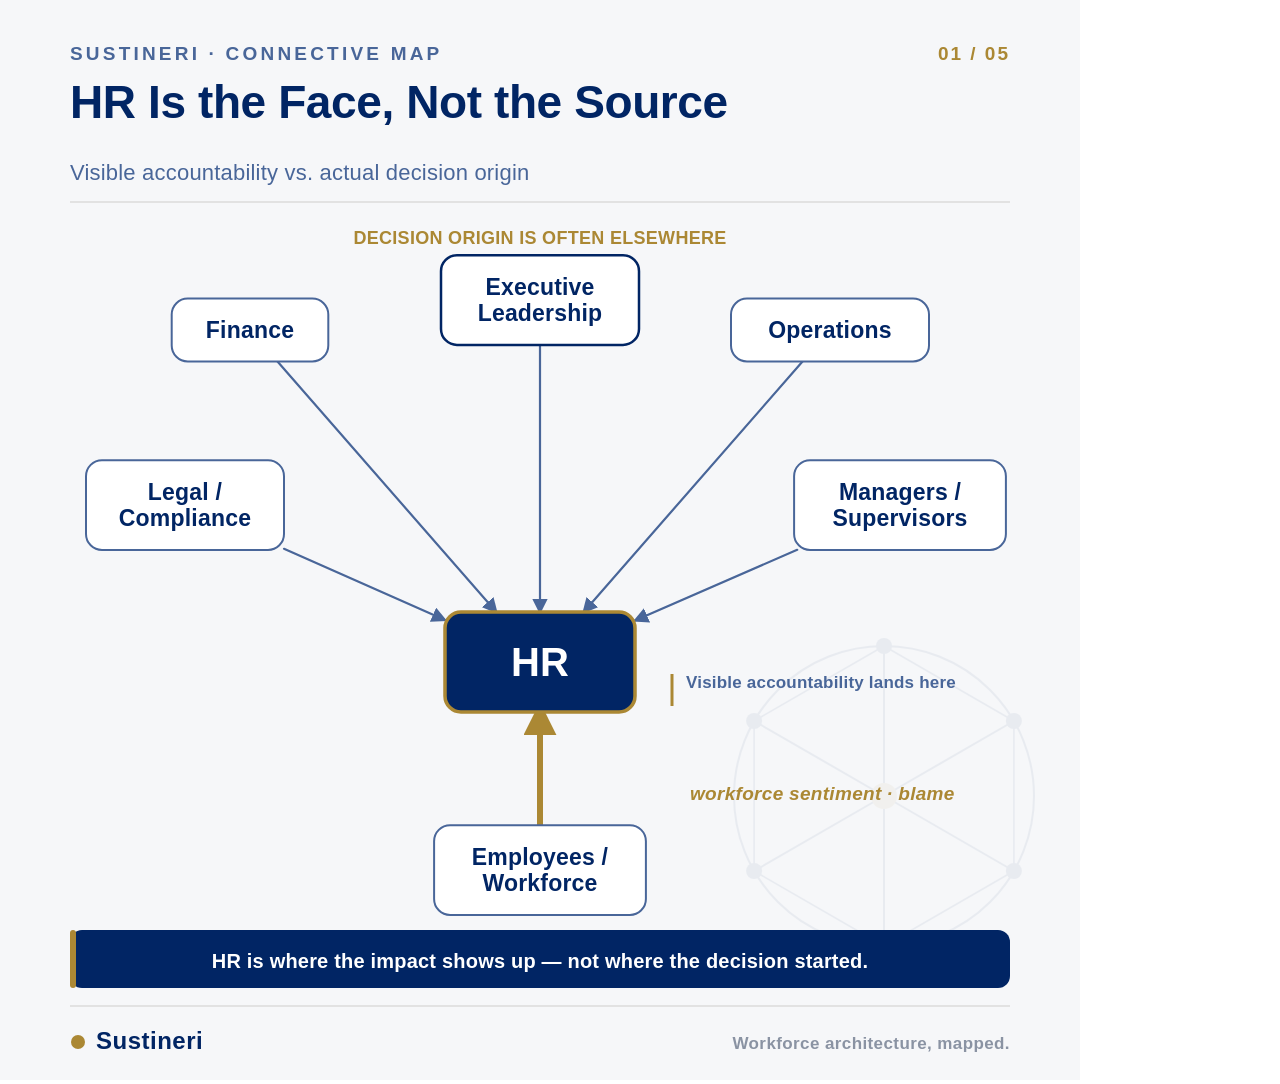
<file: sustineri-hr-micro-connective-maps/maps/sustineri_hr_map_01_hr-is-the-face-not-the-source.html>
<!doctype html>
<html><head><meta charset="utf-8"><style>
  html,body{margin:0;padding:0}
  #stage{width:1080px;height:1080px;background:#f6f7f9;position:relative;
    font-family:'Liberation Sans', Arial, sans-serif;}
</style></head>
<body><div id="stage">
<svg width="1080" height="1080" viewBox="0 0 1080 1080" xmlns="http://www.w3.org/2000/svg">
  
<defs>
  <marker id="arrow-steel" viewBox="0 0 10 10" refX="8.5" refY="5" markerWidth="7"
    markerHeight="7" orient="auto-start-reverse">
    <path d="M0,0 L10,5 L0,10 z" fill="#496699"/></marker>
  <marker id="arrow-gold" viewBox="0 0 10 10" refX="8.5" refY="5" markerWidth="7"
    markerHeight="7" orient="auto-start-reverse">
    <path d="M0,0 L10,5 L0,10 z" fill="#ab8834"/></marker>
  <marker id="arrow-gold-big" viewBox="0 0 10 10" refX="7" refY="5" markerWidth="5.5"
    markerHeight="5.5" orient="auto-start-reverse">
    <path d="M0,0 L10,5 L0,10 z" fill="#ab8834"/></marker>
  <marker id="arrow-gray" viewBox="0 0 10 10" refX="8.5" refY="5" markerWidth="7"
    markerHeight="7" orient="auto-start-reverse">
    <path d="M0,0 L10,5 L0,10 z" fill="#8a93a3"/></marker>
</defs>

  <rect x="0" y="0" width="1080" height="1080" fill="#f6f7f9"/>
  <g opacity="0.05"><circle cx="884" cy="796" r="150" fill="none" stroke="#012564" stroke-width="2"/><line x1="884.0" y1="646.0" x2="1013.9" y2="721.0" stroke="#012564" stroke-width="1.6"/><line x1="1013.9" y1="721.0" x2="1013.9" y2="871.0" stroke="#012564" stroke-width="1.6"/><line x1="1013.9" y1="871.0" x2="884.0" y2="946.0" stroke="#012564" stroke-width="1.6"/><line x1="884.0" y1="946.0" x2="754.1" y2="871.0" stroke="#012564" stroke-width="1.6"/><line x1="754.1" y1="871.0" x2="754.1" y2="721.0" stroke="#012564" stroke-width="1.6"/><line x1="754.1" y1="721.0" x2="884.0" y2="646.0" stroke="#012564" stroke-width="1.6"/><line x1="884" y1="796" x2="884.0" y2="646.0" stroke="#012564" stroke-width="2"/><line x1="884" y1="796" x2="1013.9" y2="721.0" stroke="#012564" stroke-width="2"/><line x1="884" y1="796" x2="1013.9" y2="871.0" stroke="#012564" stroke-width="2"/><line x1="884" y1="796" x2="884.0" y2="946.0" stroke="#012564" stroke-width="2"/><line x1="884" y1="796" x2="754.1" y2="871.0" stroke="#012564" stroke-width="2"/><line x1="884" y1="796" x2="754.1" y2="721.0" stroke="#012564" stroke-width="2"/><circle cx="884.0" cy="646.0" r="8" fill="#012564"/><circle cx="1013.9" cy="721.0" r="8" fill="#012564"/><circle cx="1013.9" cy="871.0" r="8" fill="#012564"/><circle cx="884.0" cy="946.0" r="8" fill="#012564"/><circle cx="754.1" cy="871.0" r="8" fill="#012564"/><circle cx="754.1" cy="721.0" r="8" fill="#012564"/><circle cx="884" cy="796" r="13" fill="#ab8834"/></g>
  <!-- header -->
  <text x="70" y="60" font-size="19" font-weight="700" fill="#496699"
     letter-spacing="3.2" font-family="Liberation Sans, Arial, sans-serif">SUSTINERI  ·  CONNECTIVE MAP</text>
  <text x="1010" y="60" text-anchor="end" font-size="19" font-weight="700" fill="#ab8834"
     letter-spacing="2" font-family="Liberation Sans, Arial, sans-serif">01 / 05</text>
  <text x="70" y="118" font-size="46" font-weight="800" fill="#012564" font-family="Liberation Sans, Arial, sans-serif" letter-spacing="-0.4">HR Is the Face, Not the Source</text>
  <text x="70" y="180" font-size="22" font-weight="500" fill="#496699"
     font-family="Liberation Sans, Arial, sans-serif" letter-spacing="0.2">Visible accountability vs. actual decision origin</text>
  <line x1="70" y1="202" x2="1010" y2="202" stroke="#dbdbdb" stroke-width="1.5"/>
  <!-- map -->
  <path d="M 540.0 344.8 L 540.0 612.0" fill="none" stroke="#496699" stroke-width="2.2" stroke-linecap="round" marker-end="url(#arrow-steel)"/><path d="M 277.5 361.5 L 496.3 612.0" fill="none" stroke="#496699" stroke-width="2.2" stroke-linecap="round" marker-end="url(#arrow-steel)"/><path d="M 802.5 361.5 L 583.7 612.0" fill="none" stroke="#496699" stroke-width="2.2" stroke-linecap="round" marker-end="url(#arrow-steel)"/><path d="M 284.0 548.8 L 445.0 620.0" fill="none" stroke="#496699" stroke-width="2.2" stroke-linecap="round" marker-end="url(#arrow-steel)"/><path d="M 797.2 549.8 L 635.0 620.6" fill="none" stroke="#496699" stroke-width="2.2" stroke-linecap="round" marker-end="url(#arrow-steel)"/><path d="M 540.0 825.2 L 540.0 712.0" fill="none" stroke="#ab8834" stroke-width="6.0" stroke-linecap="round" marker-end="url(#arrow-gold-big)"/><rect x="441.0" y="255.2" width="198.0" height="89.7" rx="16" ry="16" fill="#ffffff" stroke="#012564" stroke-width="2.5"/><text x="540.0" y="294.5" text-anchor="middle" font-size="23" font-weight="700" fill="#012564" font-family="Liberation Sans, Arial, sans-serif" letter-spacing="0.2">Executive</text><text x="540.0" y="321.2" text-anchor="middle" font-size="23" font-weight="700" fill="#012564" font-family="Liberation Sans, Arial, sans-serif" letter-spacing="0.2">Leadership</text><rect x="171.7" y="298.5" width="156.6" height="63.0" rx="16" ry="16" fill="#ffffff" stroke="#496699" stroke-width="2"/><text x="250.0" y="337.8" text-anchor="middle" font-size="23" font-weight="600" fill="#012564" font-family="Liberation Sans, Arial, sans-serif" letter-spacing="0.2">Finance</text><rect x="731.0" y="298.5" width="198.0" height="63.0" rx="16" ry="16" fill="#ffffff" stroke="#496699" stroke-width="2"/><text x="830.0" y="337.8" text-anchor="middle" font-size="23" font-weight="600" fill="#012564" font-family="Liberation Sans, Arial, sans-serif" letter-spacing="0.2">Operations</text><rect x="86.0" y="460.2" width="198.0" height="89.7" rx="16" ry="16" fill="#ffffff" stroke="#496699" stroke-width="2"/><text x="185.0" y="499.5" text-anchor="middle" font-size="23" font-weight="600" fill="#012564" font-family="Liberation Sans, Arial, sans-serif" letter-spacing="0.2">Legal /</text><text x="185.0" y="526.2" text-anchor="middle" font-size="23" font-weight="600" fill="#012564" font-family="Liberation Sans, Arial, sans-serif" letter-spacing="0.2">Compliance</text><rect x="794.1" y="460.2" width="211.8" height="89.7" rx="16" ry="16" fill="#ffffff" stroke="#496699" stroke-width="2"/><text x="900.0" y="499.5" text-anchor="middle" font-size="23" font-weight="600" fill="#012564" font-family="Liberation Sans, Arial, sans-serif" letter-spacing="0.2">Managers /</text><text x="900.0" y="526.2" text-anchor="middle" font-size="23" font-weight="600" fill="#012564" font-family="Liberation Sans, Arial, sans-serif" letter-spacing="0.2">Supervisors</text><rect x="434.1" y="825.2" width="211.8" height="89.7" rx="16" ry="16" fill="#ffffff" stroke="#496699" stroke-width="2"/><text x="540.0" y="864.5" text-anchor="middle" font-size="23" font-weight="600" fill="#012564" font-family="Liberation Sans, Arial, sans-serif" letter-spacing="0.2">Employees /</text><text x="540.0" y="891.2" text-anchor="middle" font-size="23" font-weight="600" fill="#012564" font-family="Liberation Sans, Arial, sans-serif" letter-spacing="0.2">Workforce</text><rect x="445.0" y="612.0" width="190.0" height="100.0" rx="16" ry="16" fill="#012564" stroke="#ab8834" stroke-width="3.5"/><text x="540.0" y="675.6" text-anchor="middle" font-size="40" font-weight="700" fill="#ffffff" font-family="Liberation Sans, Arial, sans-serif" letter-spacing="0.2">HR</text><text x="540" y="244" text-anchor="middle" font-size="18" font-style="normal" font-weight="600" fill="#ab8834" font-family="Liberation Sans, Arial, sans-serif" letter-spacing="0.3">DECISION ORIGIN IS OFTEN ELSEWHERE</text><line x1="672" y1="674" x2="672" y2="706" stroke="#ab8834" stroke-width="3"/><text x="686" y="688" font-size="17" font-weight="600" fill="#496699" font-family="Liberation Sans, Arial, sans-serif" letter-spacing="0.2">Visible accountability lands here</text><text x="690" y="800" text-anchor="start" font-size="19" font-style="italic" font-weight="600" fill="#ab8834" font-family="Liberation Sans, Arial, sans-serif" letter-spacing="0.3">workforce sentiment  ·  blame</text><rect x="70" y="930" width="940" height="58" rx="12" fill="#012564"/><rect x="70" y="930" width="6" height="58" rx="3" fill="#ab8834"/><text x="540.0" y="968" text-anchor="middle" font-size="20" font-weight="600" fill="#ffffff" font-family="Liberation Sans, Arial, sans-serif" letter-spacing="0.2">HR is where the impact shows up — not where the decision started.</text>
  <!-- footer -->
  <line x1="70" y1="1006" x2="1010" y2="1006" stroke="#dbdbdb" stroke-width="1.5"/>
  <circle cx="78" cy="1042" r="7" fill="#ab8834"/>
  <text x="96" y="1049" font-size="24" font-weight="800" fill="#012564"
     letter-spacing="0.5" font-family="Liberation Sans, Arial, sans-serif">Sustineri</text>
  <text x="1010" y="1049" text-anchor="end" font-size="17" font-weight="600" fill="#8a93a3"
     letter-spacing="0.4" font-family="Liberation Sans, Arial, sans-serif">Workforce architecture, mapped.</text>
</svg>
</div></body></html>
</file>
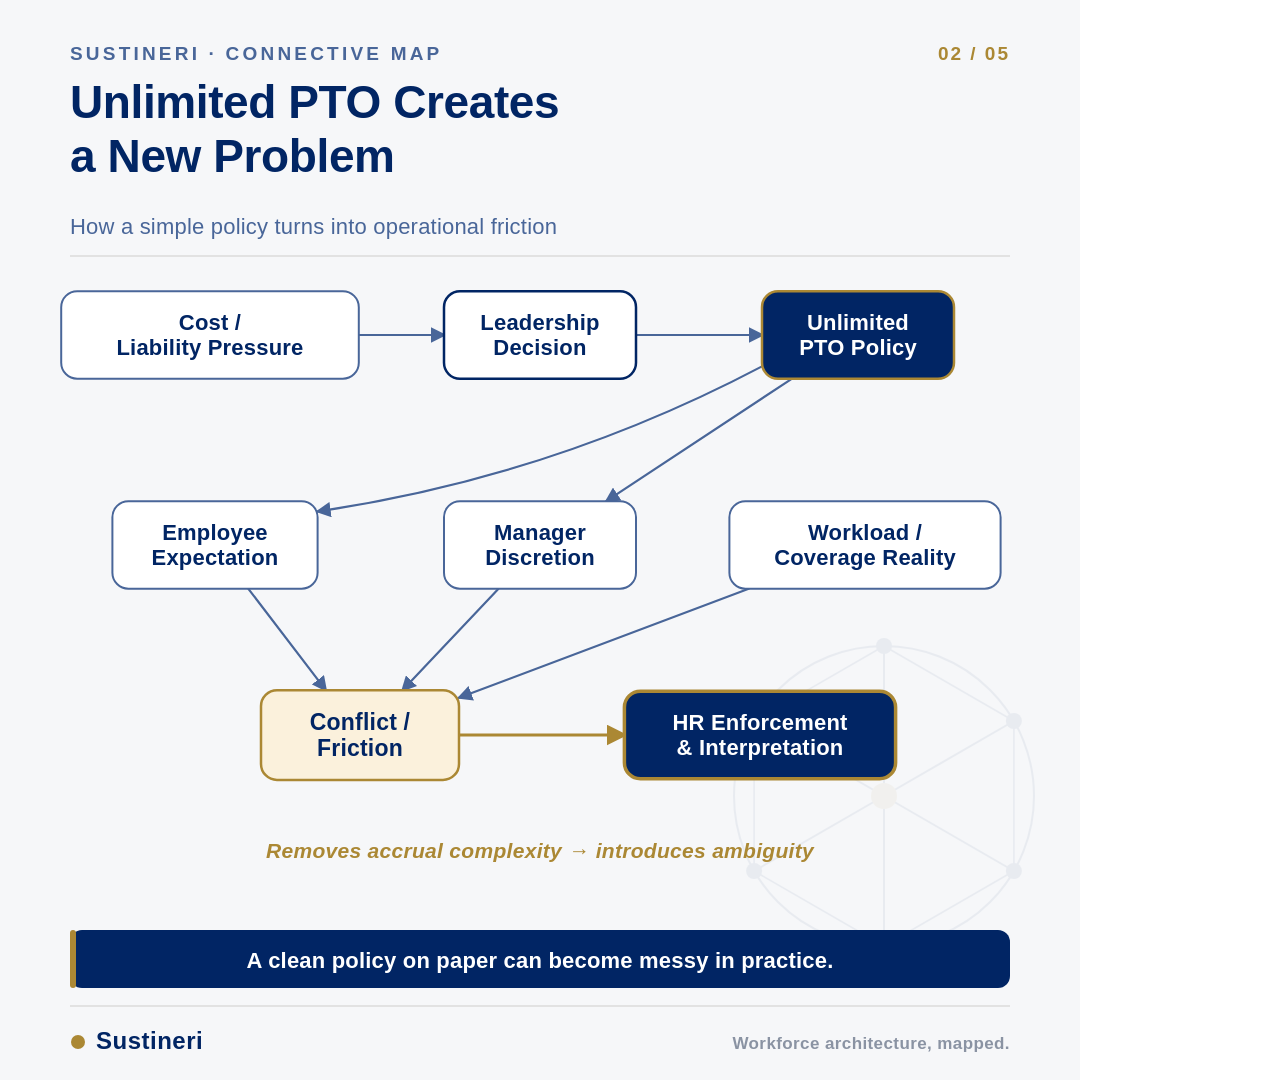
<file: sustineri-hr-micro-connective-maps/maps/sustineri_hr_map_02_unlimited-pto.html>
<!doctype html>
<html><head><meta charset="utf-8"><style>
  html,body{margin:0;padding:0}
  #stage{width:1080px;height:1080px;background:#f6f7f9;position:relative;
    font-family:'Liberation Sans', Arial, sans-serif;}
</style></head>
<body><div id="stage">
<svg width="1080" height="1080" viewBox="0 0 1080 1080" xmlns="http://www.w3.org/2000/svg">
  
<defs>
  <marker id="arrow-steel" viewBox="0 0 10 10" refX="8.5" refY="5" markerWidth="7"
    markerHeight="7" orient="auto-start-reverse">
    <path d="M0,0 L10,5 L0,10 z" fill="#496699"/></marker>
  <marker id="arrow-gold" viewBox="0 0 10 10" refX="8.5" refY="5" markerWidth="7"
    markerHeight="7" orient="auto-start-reverse">
    <path d="M0,0 L10,5 L0,10 z" fill="#ab8834"/></marker>
  <marker id="arrow-gold-big" viewBox="0 0 10 10" refX="7" refY="5" markerWidth="5.5"
    markerHeight="5.5" orient="auto-start-reverse">
    <path d="M0,0 L10,5 L0,10 z" fill="#ab8834"/></marker>
  <marker id="arrow-gray" viewBox="0 0 10 10" refX="8.5" refY="5" markerWidth="7"
    markerHeight="7" orient="auto-start-reverse">
    <path d="M0,0 L10,5 L0,10 z" fill="#8a93a3"/></marker>
</defs>

  <rect x="0" y="0" width="1080" height="1080" fill="#f6f7f9"/>
  <g opacity="0.05"><circle cx="884" cy="796" r="150" fill="none" stroke="#012564" stroke-width="2"/><line x1="884.0" y1="646.0" x2="1013.9" y2="721.0" stroke="#012564" stroke-width="1.6"/><line x1="1013.9" y1="721.0" x2="1013.9" y2="871.0" stroke="#012564" stroke-width="1.6"/><line x1="1013.9" y1="871.0" x2="884.0" y2="946.0" stroke="#012564" stroke-width="1.6"/><line x1="884.0" y1="946.0" x2="754.1" y2="871.0" stroke="#012564" stroke-width="1.6"/><line x1="754.1" y1="871.0" x2="754.1" y2="721.0" stroke="#012564" stroke-width="1.6"/><line x1="754.1" y1="721.0" x2="884.0" y2="646.0" stroke="#012564" stroke-width="1.6"/><line x1="884" y1="796" x2="884.0" y2="646.0" stroke="#012564" stroke-width="2"/><line x1="884" y1="796" x2="1013.9" y2="721.0" stroke="#012564" stroke-width="2"/><line x1="884" y1="796" x2="1013.9" y2="871.0" stroke="#012564" stroke-width="2"/><line x1="884" y1="796" x2="884.0" y2="946.0" stroke="#012564" stroke-width="2"/><line x1="884" y1="796" x2="754.1" y2="871.0" stroke="#012564" stroke-width="2"/><line x1="884" y1="796" x2="754.1" y2="721.0" stroke="#012564" stroke-width="2"/><circle cx="884.0" cy="646.0" r="8" fill="#012564"/><circle cx="1013.9" cy="721.0" r="8" fill="#012564"/><circle cx="1013.9" cy="871.0" r="8" fill="#012564"/><circle cx="884.0" cy="946.0" r="8" fill="#012564"/><circle cx="754.1" cy="871.0" r="8" fill="#012564"/><circle cx="754.1" cy="721.0" r="8" fill="#012564"/><circle cx="884" cy="796" r="13" fill="#ab8834"/></g>
  <!-- header -->
  <text x="70" y="60" font-size="19" font-weight="700" fill="#496699"
     letter-spacing="3.2" font-family="Liberation Sans, Arial, sans-serif">SUSTINERI  ·  CONNECTIVE MAP</text>
  <text x="1010" y="60" text-anchor="end" font-size="19" font-weight="700" fill="#ab8834"
     letter-spacing="2" font-family="Liberation Sans, Arial, sans-serif">02 / 05</text>
  <text x="70" y="118" font-size="46" font-weight="800" fill="#012564" font-family="Liberation Sans, Arial, sans-serif" letter-spacing="-0.4">Unlimited PTO Creates</text><text x="70" y="172" font-size="46" font-weight="800" fill="#012564" font-family="Liberation Sans, Arial, sans-serif" letter-spacing="-0.4">a New Problem</text>
  <text x="70" y="234" font-size="22" font-weight="500" fill="#496699"
     font-family="Liberation Sans, Arial, sans-serif" letter-spacing="0.2">How a simple policy turns into operational friction</text>
  <line x1="70" y1="256" x2="1010" y2="256" stroke="#dbdbdb" stroke-width="1.5"/>
  <!-- map -->
  <path d="M 358.8 335.0 L 444.0 335.0" fill="none" stroke="#496699" stroke-width="2.2" stroke-linecap="round" marker-end="url(#arrow-steel)"/><path d="M 636.0 335.0 L 762.0 335.0" fill="none" stroke="#496699" stroke-width="2.2" stroke-linecap="round" marker-end="url(#arrow-steel)"/><path d="M 762.0 366.4 Q 552.2 476.9 317.6 511.5" fill="none" stroke="#496699" stroke-width="2.2" stroke-linecap="round" marker-end="url(#arrow-steel)"/><path d="M 791.7 378.8 L 606.3 501.2" fill="none" stroke="#496699" stroke-width="2.2" stroke-linecap="round" marker-end="url(#arrow-steel)"/><path d="M 248.4 588.8 L 325.8 690.2" fill="none" stroke="#496699" stroke-width="2.2" stroke-linecap="round" marker-end="url(#arrow-steel)"/><path d="M 498.5 588.8 L 402.5 690.2" fill="none" stroke="#496699" stroke-width="2.2" stroke-linecap="round" marker-end="url(#arrow-steel)"/><path d="M 748.7 588.8 L 459.0 697.8" fill="none" stroke="#496699" stroke-width="2.2" stroke-linecap="round" marker-end="url(#arrow-steel)"/><path d="M 459.0 735.0 L 624.4 735.0" fill="none" stroke="#ab8834" stroke-width="3.0" stroke-linecap="round" marker-end="url(#arrow-gold)"/><rect x="61.2" y="291.2" width="297.6" height="87.5" rx="16" ry="16" fill="#ffffff" stroke="#496699" stroke-width="2"/><text x="210.0" y="329.7" text-anchor="middle" font-size="22" font-weight="600" fill="#012564" font-family="Liberation Sans, Arial, sans-serif" letter-spacing="0.2">Cost /</text><text x="210.0" y="355.2" text-anchor="middle" font-size="22" font-weight="600" fill="#012564" font-family="Liberation Sans, Arial, sans-serif" letter-spacing="0.2">Liability Pressure</text><rect x="444.0" y="291.2" width="192.0" height="87.5" rx="16" ry="16" fill="#ffffff" stroke="#012564" stroke-width="2.5"/><text x="540.0" y="329.7" text-anchor="middle" font-size="22" font-weight="700" fill="#012564" font-family="Liberation Sans, Arial, sans-serif" letter-spacing="0.2">Leadership</text><text x="540.0" y="355.2" text-anchor="middle" font-size="22" font-weight="700" fill="#012564" font-family="Liberation Sans, Arial, sans-serif" letter-spacing="0.2">Decision</text><rect x="762.0" y="291.2" width="192.0" height="87.5" rx="16" ry="16" fill="#012564" stroke="#ab8834" stroke-width="2.5"/><text x="858.0" y="329.7" text-anchor="middle" font-size="22" font-weight="700" fill="#ffffff" font-family="Liberation Sans, Arial, sans-serif" letter-spacing="0.2">Unlimited</text><text x="858.0" y="355.2" text-anchor="middle" font-size="22" font-weight="700" fill="#ffffff" font-family="Liberation Sans, Arial, sans-serif" letter-spacing="0.2">PTO Policy</text><rect x="112.4" y="501.2" width="205.2" height="87.5" rx="16" ry="16" fill="#ffffff" stroke="#496699" stroke-width="2"/><text x="215.0" y="539.7" text-anchor="middle" font-size="22" font-weight="600" fill="#012564" font-family="Liberation Sans, Arial, sans-serif" letter-spacing="0.2">Employee</text><text x="215.0" y="565.2" text-anchor="middle" font-size="22" font-weight="600" fill="#012564" font-family="Liberation Sans, Arial, sans-serif" letter-spacing="0.2">Expectation</text><rect x="444.0" y="501.2" width="192.0" height="87.5" rx="16" ry="16" fill="#ffffff" stroke="#496699" stroke-width="2"/><text x="540.0" y="539.7" text-anchor="middle" font-size="22" font-weight="600" fill="#012564" font-family="Liberation Sans, Arial, sans-serif" letter-spacing="0.2">Manager</text><text x="540.0" y="565.2" text-anchor="middle" font-size="22" font-weight="600" fill="#012564" font-family="Liberation Sans, Arial, sans-serif" letter-spacing="0.2">Discretion</text><rect x="729.4" y="501.2" width="271.2" height="87.5" rx="16" ry="16" fill="#ffffff" stroke="#496699" stroke-width="2"/><text x="865.0" y="539.7" text-anchor="middle" font-size="22" font-weight="600" fill="#012564" font-family="Liberation Sans, Arial, sans-serif" letter-spacing="0.2">Workload /</text><text x="865.0" y="565.2" text-anchor="middle" font-size="22" font-weight="600" fill="#012564" font-family="Liberation Sans, Arial, sans-serif" letter-spacing="0.2">Coverage Reality</text><rect x="261.0" y="690.2" width="198.0" height="89.7" rx="16" ry="16" fill="#fbf1dc" stroke="#ab8834" stroke-width="2.5"/><text x="360.0" y="729.5" text-anchor="middle" font-size="23" font-weight="700" fill="#012564" font-family="Liberation Sans, Arial, sans-serif" letter-spacing="0.2">Conflict /</text><text x="360.0" y="756.2" text-anchor="middle" font-size="23" font-weight="700" fill="#012564" font-family="Liberation Sans, Arial, sans-serif" letter-spacing="0.2">Friction</text><rect x="624.4" y="691.2" width="271.2" height="87.5" rx="16" ry="16" fill="#012564" stroke="#ab8834" stroke-width="3.5"/><text x="760.0" y="729.7" text-anchor="middle" font-size="22" font-weight="700" fill="#ffffff" font-family="Liberation Sans, Arial, sans-serif" letter-spacing="0.2">HR Enforcement</text><text x="760.0" y="755.2" text-anchor="middle" font-size="22" font-weight="700" fill="#ffffff" font-family="Liberation Sans, Arial, sans-serif" letter-spacing="0.2">&amp; Interpretation</text><text x="540" y="858" text-anchor="middle" font-size="21" font-style="italic" font-weight="600" fill="#ab8834" font-family="Liberation Sans, Arial, sans-serif" letter-spacing="0.3">Removes accrual complexity  →  introduces ambiguity</text><rect x="70" y="930" width="940" height="58" rx="12" fill="#012564"/><rect x="70" y="930" width="6" height="58" rx="3" fill="#ab8834"/><text x="540.0" y="968" text-anchor="middle" font-size="22" font-weight="600" fill="#ffffff" font-family="Liberation Sans, Arial, sans-serif" letter-spacing="0.2">A clean policy on paper can become messy in practice.</text>
  <!-- footer -->
  <line x1="70" y1="1006" x2="1010" y2="1006" stroke="#dbdbdb" stroke-width="1.5"/>
  <circle cx="78" cy="1042" r="7" fill="#ab8834"/>
  <text x="96" y="1049" font-size="24" font-weight="800" fill="#012564"
     letter-spacing="0.5" font-family="Liberation Sans, Arial, sans-serif">Sustineri</text>
  <text x="1010" y="1049" text-anchor="end" font-size="17" font-weight="600" fill="#8a93a3"
     letter-spacing="0.4" font-family="Liberation Sans, Arial, sans-serif">Workforce architecture, mapped.</text>
</svg>
</div></body></html>
</file>
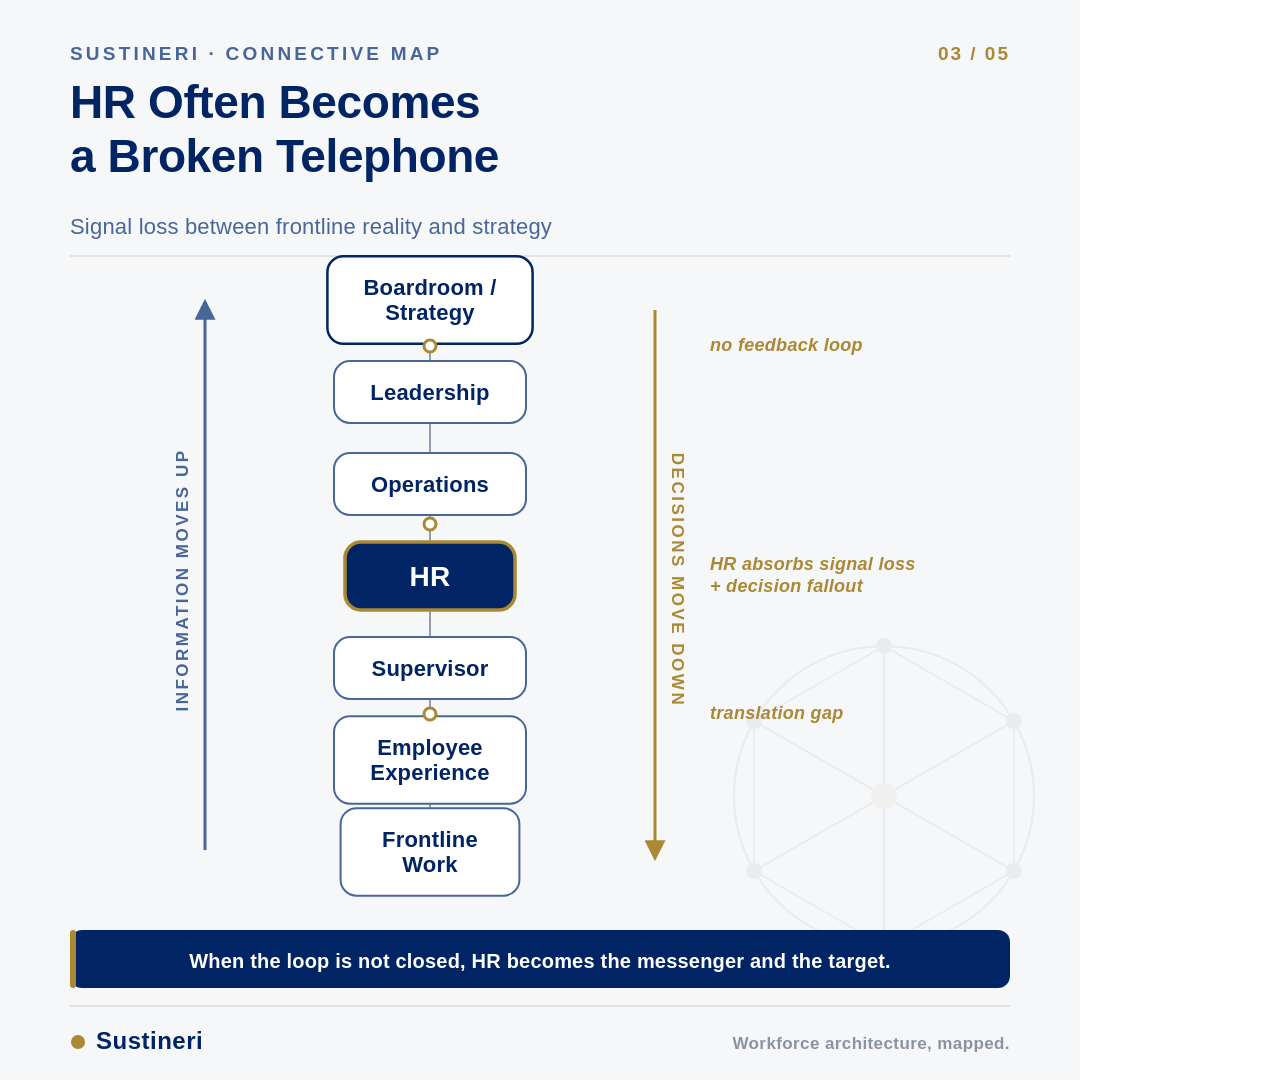
<file: sustineri-hr-micro-connective-maps/maps/sustineri_hr_map_03_broken-telephone.html>
<!doctype html>
<html><head><meta charset="utf-8"><style>
  html,body{margin:0;padding:0}
  #stage{width:1080px;height:1080px;background:#f6f7f9;position:relative;
    font-family:'Liberation Sans', Arial, sans-serif;}
</style></head>
<body><div id="stage">
<svg width="1080" height="1080" viewBox="0 0 1080 1080" xmlns="http://www.w3.org/2000/svg">
  
<defs>
  <marker id="arrow-steel" viewBox="0 0 10 10" refX="8.5" refY="5" markerWidth="7"
    markerHeight="7" orient="auto-start-reverse">
    <path d="M0,0 L10,5 L0,10 z" fill="#496699"/></marker>
  <marker id="arrow-gold" viewBox="0 0 10 10" refX="8.5" refY="5" markerWidth="7"
    markerHeight="7" orient="auto-start-reverse">
    <path d="M0,0 L10,5 L0,10 z" fill="#ab8834"/></marker>
  <marker id="arrow-gold-big" viewBox="0 0 10 10" refX="7" refY="5" markerWidth="5.5"
    markerHeight="5.5" orient="auto-start-reverse">
    <path d="M0,0 L10,5 L0,10 z" fill="#ab8834"/></marker>
  <marker id="arrow-gray" viewBox="0 0 10 10" refX="8.5" refY="5" markerWidth="7"
    markerHeight="7" orient="auto-start-reverse">
    <path d="M0,0 L10,5 L0,10 z" fill="#8a93a3"/></marker>
</defs>

  <rect x="0" y="0" width="1080" height="1080" fill="#f6f7f9"/>
  <g opacity="0.05"><circle cx="884" cy="796" r="150" fill="none" stroke="#012564" stroke-width="2"/><line x1="884.0" y1="646.0" x2="1013.9" y2="721.0" stroke="#012564" stroke-width="1.6"/><line x1="1013.9" y1="721.0" x2="1013.9" y2="871.0" stroke="#012564" stroke-width="1.6"/><line x1="1013.9" y1="871.0" x2="884.0" y2="946.0" stroke="#012564" stroke-width="1.6"/><line x1="884.0" y1="946.0" x2="754.1" y2="871.0" stroke="#012564" stroke-width="1.6"/><line x1="754.1" y1="871.0" x2="754.1" y2="721.0" stroke="#012564" stroke-width="1.6"/><line x1="754.1" y1="721.0" x2="884.0" y2="646.0" stroke="#012564" stroke-width="1.6"/><line x1="884" y1="796" x2="884.0" y2="646.0" stroke="#012564" stroke-width="2"/><line x1="884" y1="796" x2="1013.9" y2="721.0" stroke="#012564" stroke-width="2"/><line x1="884" y1="796" x2="1013.9" y2="871.0" stroke="#012564" stroke-width="2"/><line x1="884" y1="796" x2="884.0" y2="946.0" stroke="#012564" stroke-width="2"/><line x1="884" y1="796" x2="754.1" y2="871.0" stroke="#012564" stroke-width="2"/><line x1="884" y1="796" x2="754.1" y2="721.0" stroke="#012564" stroke-width="2"/><circle cx="884.0" cy="646.0" r="8" fill="#012564"/><circle cx="1013.9" cy="721.0" r="8" fill="#012564"/><circle cx="1013.9" cy="871.0" r="8" fill="#012564"/><circle cx="884.0" cy="946.0" r="8" fill="#012564"/><circle cx="754.1" cy="871.0" r="8" fill="#012564"/><circle cx="754.1" cy="721.0" r="8" fill="#012564"/><circle cx="884" cy="796" r="13" fill="#ab8834"/></g>
  <!-- header -->
  <text x="70" y="60" font-size="19" font-weight="700" fill="#496699"
     letter-spacing="3.2" font-family="Liberation Sans, Arial, sans-serif">SUSTINERI  ·  CONNECTIVE MAP</text>
  <text x="1010" y="60" text-anchor="end" font-size="19" font-weight="700" fill="#ab8834"
     letter-spacing="2" font-family="Liberation Sans, Arial, sans-serif">03 / 05</text>
  <text x="70" y="118" font-size="46" font-weight="800" fill="#012564" font-family="Liberation Sans, Arial, sans-serif" letter-spacing="-0.4">HR Often Becomes</text><text x="70" y="172" font-size="46" font-weight="800" fill="#012564" font-family="Liberation Sans, Arial, sans-serif" letter-spacing="-0.4">a Broken Telephone</text>
  <text x="70" y="234" font-size="22" font-weight="500" fill="#496699"
     font-family="Liberation Sans, Arial, sans-serif" letter-spacing="0.2">Signal loss between frontline reality and strategy</text>
  <line x1="70" y1="256" x2="1010" y2="256" stroke="#dbdbdb" stroke-width="1.5"/>
  <!-- map -->
  <line x1="205" y1="850" x2="205" y2="302" stroke="#496699" stroke-width="3" marker-end="url(#arrow-steel)"/><line x1="655" y1="310" x2="655" y2="858" stroke="#ab8834" stroke-width="3" marker-end="url(#arrow-gold)"/><text x="188" y="580" transform="rotate(-90 188 580)" text-anchor="middle" font-size="17" font-weight="700" fill="#496699" letter-spacing="2.5" font-family="Liberation Sans, Arial, sans-serif">INFORMATION MOVES UP</text><text x="672" y="580" transform="rotate(90 672 580)" text-anchor="middle" font-size="17" font-weight="700" fill="#ab8834" letter-spacing="2.5" font-family="Liberation Sans, Arial, sans-serif">DECISIONS MOVE DOWN</text><line x1="430" y1="343.8" x2="430" y2="361.0" stroke="#8a93a3" stroke-width="1.8"/><line x1="430" y1="423.0" x2="430" y2="453.0" stroke="#8a93a3" stroke-width="1.8"/><line x1="430" y1="515.0" x2="430" y2="542.0" stroke="#8a93a3" stroke-width="1.8"/><line x1="430" y1="610.0" x2="430" y2="637.0" stroke="#8a93a3" stroke-width="1.8"/><line x1="430" y1="699.0" x2="430" y2="716.2" stroke="#8a93a3" stroke-width="1.8"/><line x1="430" y1="803.8" x2="430" y2="808.2" stroke="#8a93a3" stroke-width="1.8"/><rect x="327.4" y="256.2" width="205.2" height="87.5" rx="16" ry="16" fill="#ffffff" stroke="#012564" stroke-width="2.5"/><text x="430.0" y="294.7" text-anchor="middle" font-size="22" font-weight="700" fill="#012564" font-family="Liberation Sans, Arial, sans-serif" letter-spacing="0.2">Boardroom /</text><text x="430.0" y="320.2" text-anchor="middle" font-size="22" font-weight="700" fill="#012564" font-family="Liberation Sans, Arial, sans-serif" letter-spacing="0.2">Strategy</text><rect x="334.0" y="361.0" width="192.0" height="62.0" rx="16" ry="16" fill="#ffffff" stroke="#496699" stroke-width="2"/><text x="430.0" y="399.5" text-anchor="middle" font-size="22" font-weight="600" fill="#012564" font-family="Liberation Sans, Arial, sans-serif" letter-spacing="0.2">Leadership</text><rect x="334.0" y="453.0" width="192.0" height="62.0" rx="16" ry="16" fill="#ffffff" stroke="#496699" stroke-width="2"/><text x="430.0" y="491.5" text-anchor="middle" font-size="22" font-weight="600" fill="#012564" font-family="Liberation Sans, Arial, sans-serif" letter-spacing="0.2">Operations</text><rect x="345.0" y="542.0" width="170.0" height="68.0" rx="16" ry="16" fill="#012564" stroke="#ab8834" stroke-width="3.5"/><text x="430.0" y="585.5" text-anchor="middle" font-size="28" font-weight="700" fill="#ffffff" font-family="Liberation Sans, Arial, sans-serif" letter-spacing="0.2">HR</text><rect x="334.0" y="637.0" width="192.0" height="62.0" rx="16" ry="16" fill="#ffffff" stroke="#496699" stroke-width="2"/><text x="430.0" y="675.5" text-anchor="middle" font-size="22" font-weight="600" fill="#012564" font-family="Liberation Sans, Arial, sans-serif" letter-spacing="0.2">Supervisor</text><rect x="334.0" y="716.2" width="192.0" height="87.5" rx="16" ry="16" fill="#ffffff" stroke="#496699" stroke-width="2"/><text x="430.0" y="754.7" text-anchor="middle" font-size="22" font-weight="600" fill="#012564" font-family="Liberation Sans, Arial, sans-serif" letter-spacing="0.2">Employee</text><text x="430.0" y="780.2" text-anchor="middle" font-size="22" font-weight="600" fill="#012564" font-family="Liberation Sans, Arial, sans-serif" letter-spacing="0.2">Experience</text><rect x="340.6" y="808.2" width="178.8" height="87.5" rx="16" ry="16" fill="#ffffff" stroke="#496699" stroke-width="2"/><text x="430.0" y="846.7" text-anchor="middle" font-size="22" font-weight="600" fill="#012564" font-family="Liberation Sans, Arial, sans-serif" letter-spacing="0.2">Frontline</text><text x="430.0" y="872.2" text-anchor="middle" font-size="22" font-weight="600" fill="#012564" font-family="Liberation Sans, Arial, sans-serif" letter-spacing="0.2">Work</text><circle cx="430" cy="346" r="6" fill="#fff" stroke="#ab8834" stroke-width="3"/><text x="710" y="351" text-anchor="start" font-size="18" font-style="italic" font-weight="600" fill="#ab8834" font-family="Liberation Sans, Arial, sans-serif" letter-spacing="0.3">no feedback loop</text><circle cx="430" cy="524" r="6" fill="#fff" stroke="#ab8834" stroke-width="3"/><text x="710" y="570" text-anchor="start" font-size="18" font-style="italic" font-weight="600" fill="#ab8834" font-family="Liberation Sans, Arial, sans-serif" letter-spacing="0.3">HR absorbs signal loss</text><text x="710" y="592" text-anchor="start" font-size="18" font-style="italic" font-weight="600" fill="#ab8834" font-family="Liberation Sans, Arial, sans-serif" letter-spacing="0.3">+ decision fallout</text><circle cx="430" cy="714" r="6" fill="#fff" stroke="#ab8834" stroke-width="3"/><text x="710" y="719" text-anchor="start" font-size="18" font-style="italic" font-weight="600" fill="#ab8834" font-family="Liberation Sans, Arial, sans-serif" letter-spacing="0.3">translation gap</text><rect x="70" y="930" width="940" height="58" rx="12" fill="#012564"/><rect x="70" y="930" width="6" height="58" rx="3" fill="#ab8834"/><text x="540.0" y="968" text-anchor="middle" font-size="20" font-weight="600" fill="#ffffff" font-family="Liberation Sans, Arial, sans-serif" letter-spacing="0.2">When the loop is not closed, HR becomes the messenger and the target.</text>
  <!-- footer -->
  <line x1="70" y1="1006" x2="1010" y2="1006" stroke="#dbdbdb" stroke-width="1.5"/>
  <circle cx="78" cy="1042" r="7" fill="#ab8834"/>
  <text x="96" y="1049" font-size="24" font-weight="800" fill="#012564"
     letter-spacing="0.5" font-family="Liberation Sans, Arial, sans-serif">Sustineri</text>
  <text x="1010" y="1049" text-anchor="end" font-size="17" font-weight="600" fill="#8a93a3"
     letter-spacing="0.4" font-family="Liberation Sans, Arial, sans-serif">Workforce architecture, mapped.</text>
</svg>
</div></body></html>
</file>
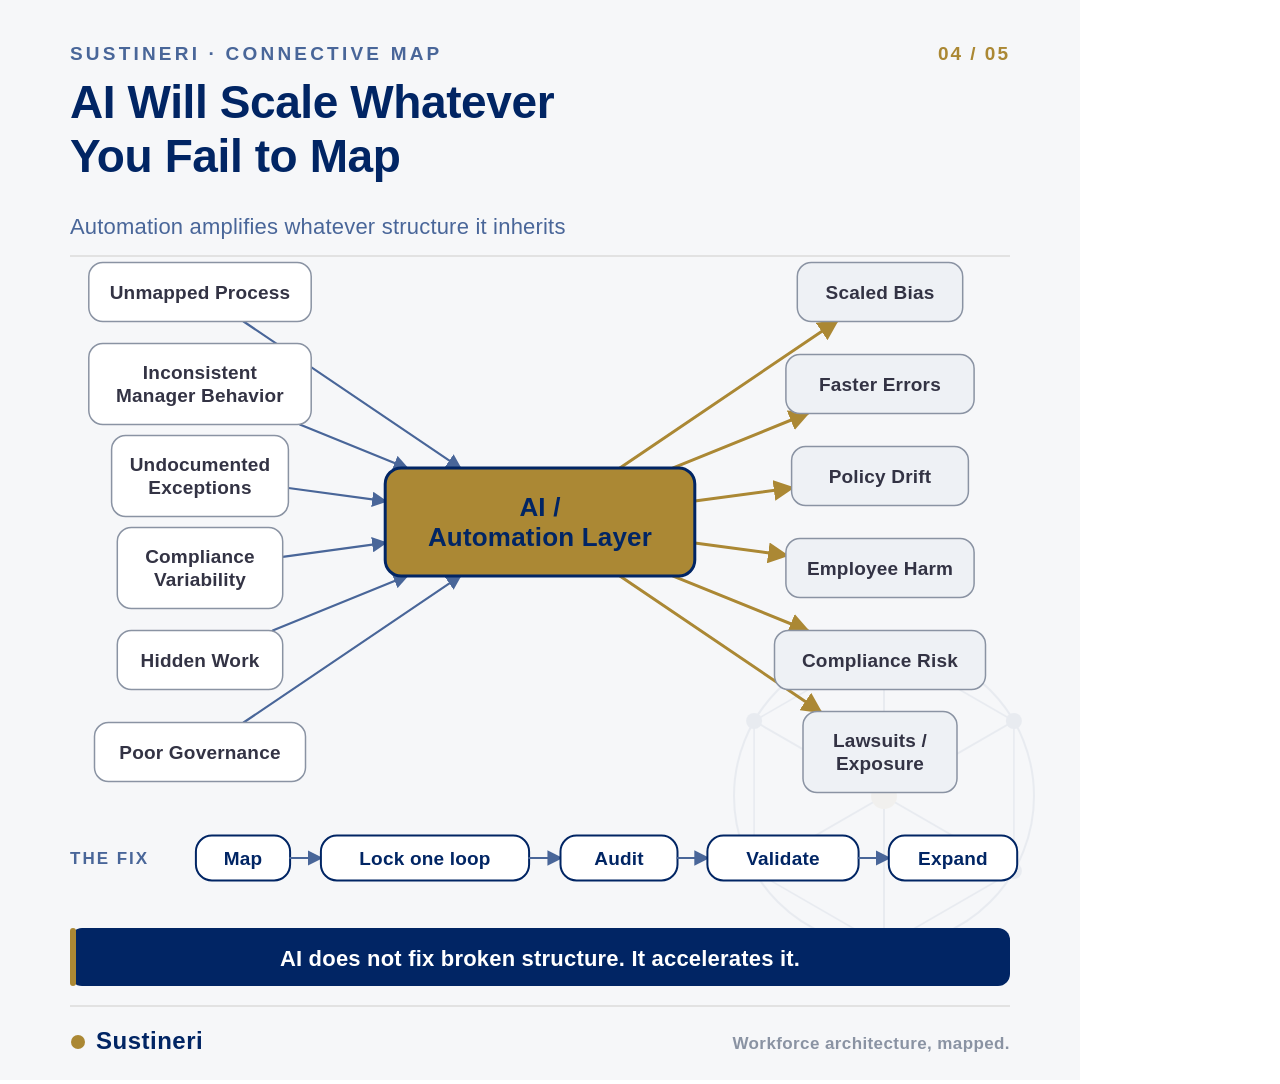
<file: sustineri-hr-micro-connective-maps/maps/sustineri_hr_map_04_ai-scales-what-you-dont-map.html>
<!doctype html>
<html><head><meta charset="utf-8"><style>
  html,body{margin:0;padding:0}
  #stage{width:1080px;height:1080px;background:#f6f7f9;position:relative;
    font-family:'Liberation Sans', Arial, sans-serif;}
</style></head>
<body><div id="stage">
<svg width="1080" height="1080" viewBox="0 0 1080 1080" xmlns="http://www.w3.org/2000/svg">
  
<defs>
  <marker id="arrow-steel" viewBox="0 0 10 10" refX="8.5" refY="5" markerWidth="7"
    markerHeight="7" orient="auto-start-reverse">
    <path d="M0,0 L10,5 L0,10 z" fill="#496699"/></marker>
  <marker id="arrow-gold" viewBox="0 0 10 10" refX="8.5" refY="5" markerWidth="7"
    markerHeight="7" orient="auto-start-reverse">
    <path d="M0,0 L10,5 L0,10 z" fill="#ab8834"/></marker>
  <marker id="arrow-gold-big" viewBox="0 0 10 10" refX="7" refY="5" markerWidth="5.5"
    markerHeight="5.5" orient="auto-start-reverse">
    <path d="M0,0 L10,5 L0,10 z" fill="#ab8834"/></marker>
  <marker id="arrow-gray" viewBox="0 0 10 10" refX="8.5" refY="5" markerWidth="7"
    markerHeight="7" orient="auto-start-reverse">
    <path d="M0,0 L10,5 L0,10 z" fill="#8a93a3"/></marker>
</defs>

  <rect x="0" y="0" width="1080" height="1080" fill="#f6f7f9"/>
  <g opacity="0.05"><circle cx="884" cy="796" r="150" fill="none" stroke="#012564" stroke-width="2"/><line x1="884.0" y1="646.0" x2="1013.9" y2="721.0" stroke="#012564" stroke-width="1.6"/><line x1="1013.9" y1="721.0" x2="1013.9" y2="871.0" stroke="#012564" stroke-width="1.6"/><line x1="1013.9" y1="871.0" x2="884.0" y2="946.0" stroke="#012564" stroke-width="1.6"/><line x1="884.0" y1="946.0" x2="754.1" y2="871.0" stroke="#012564" stroke-width="1.6"/><line x1="754.1" y1="871.0" x2="754.1" y2="721.0" stroke="#012564" stroke-width="1.6"/><line x1="754.1" y1="721.0" x2="884.0" y2="646.0" stroke="#012564" stroke-width="1.6"/><line x1="884" y1="796" x2="884.0" y2="646.0" stroke="#012564" stroke-width="2"/><line x1="884" y1="796" x2="1013.9" y2="721.0" stroke="#012564" stroke-width="2"/><line x1="884" y1="796" x2="1013.9" y2="871.0" stroke="#012564" stroke-width="2"/><line x1="884" y1="796" x2="884.0" y2="946.0" stroke="#012564" stroke-width="2"/><line x1="884" y1="796" x2="754.1" y2="871.0" stroke="#012564" stroke-width="2"/><line x1="884" y1="796" x2="754.1" y2="721.0" stroke="#012564" stroke-width="2"/><circle cx="884.0" cy="646.0" r="8" fill="#012564"/><circle cx="1013.9" cy="721.0" r="8" fill="#012564"/><circle cx="1013.9" cy="871.0" r="8" fill="#012564"/><circle cx="884.0" cy="946.0" r="8" fill="#012564"/><circle cx="754.1" cy="871.0" r="8" fill="#012564"/><circle cx="754.1" cy="721.0" r="8" fill="#012564"/><circle cx="884" cy="796" r="13" fill="#ab8834"/></g>
  <!-- header -->
  <text x="70" y="60" font-size="19" font-weight="700" fill="#496699"
     letter-spacing="3.2" font-family="Liberation Sans, Arial, sans-serif">SUSTINERI  ·  CONNECTIVE MAP</text>
  <text x="1010" y="60" text-anchor="end" font-size="19" font-weight="700" fill="#ab8834"
     letter-spacing="2" font-family="Liberation Sans, Arial, sans-serif">04 / 05</text>
  <text x="70" y="118" font-size="46" font-weight="800" fill="#012564" font-family="Liberation Sans, Arial, sans-serif" letter-spacing="-0.4">AI Will Scale Whatever</text><text x="70" y="172" font-size="46" font-weight="800" fill="#012564" font-family="Liberation Sans, Arial, sans-serif" letter-spacing="-0.4">You Fail to Map</text>
  <text x="70" y="234" font-size="22" font-weight="500" fill="#496699"
     font-family="Liberation Sans, Arial, sans-serif" letter-spacing="0.2">Automation amplifies whatever structure it inherits</text>
  <line x1="70" y1="256" x2="1010" y2="256" stroke="#dbdbdb" stroke-width="1.5"/>
  <!-- map -->
  <path d="M 243.6 321.5 L 460.1 467.9" fill="none" stroke="#496699" stroke-width="2.2" stroke-linecap="round" marker-end="url(#arrow-steel)"/><path d="M 299.8 424.5 L 406.8 467.9" fill="none" stroke="#496699" stroke-width="2.2" stroke-linecap="round" marker-end="url(#arrow-steel)"/><path d="M 288.4 488.0 L 385.2 501.1" fill="none" stroke="#496699" stroke-width="2.2" stroke-linecap="round" marker-end="url(#arrow-steel)"/><path d="M 282.7 556.8 L 385.2 542.9" fill="none" stroke="#496699" stroke-width="2.2" stroke-linecap="round" marker-end="url(#arrow-steel)"/><path d="M 272.7 630.5 L 406.8 576.1" fill="none" stroke="#496699" stroke-width="2.2" stroke-linecap="round" marker-end="url(#arrow-steel)"/><path d="M 243.6 722.5 L 460.1 576.1" fill="none" stroke="#496699" stroke-width="2.2" stroke-linecap="round" marker-end="url(#arrow-steel)"/><path d="M 619.9 467.9 L 836.4 321.5" fill="none" stroke="#ab8834" stroke-width="3.0" stroke-linecap="round" marker-end="url(#arrow-gold)"/><path d="M 673.2 467.9 L 807.3 413.5" fill="none" stroke="#ab8834" stroke-width="3.0" stroke-linecap="round" marker-end="url(#arrow-gold)"/><path d="M 694.8 501.1 L 791.6 488.0" fill="none" stroke="#ab8834" stroke-width="3.0" stroke-linecap="round" marker-end="url(#arrow-gold)"/><path d="M 694.8 542.9 L 785.9 555.3" fill="none" stroke="#ab8834" stroke-width="3.0" stroke-linecap="round" marker-end="url(#arrow-gold)"/><path d="M 673.2 576.1 L 807.3 630.5" fill="none" stroke="#ab8834" stroke-width="3.0" stroke-linecap="round" marker-end="url(#arrow-gold)"/><path d="M 619.9 576.1 L 820.1 711.5" fill="none" stroke="#ab8834" stroke-width="3.0" stroke-linecap="round" marker-end="url(#arrow-gold)"/><rect x="88.8" y="262.5" width="222.4" height="59.0" rx="14" ry="14" fill="#ffffff" stroke="#8a93a3" stroke-width="1.5"/><text x="200.0" y="298.5" text-anchor="middle" font-size="19" font-weight="600" fill="#334" font-family="Liberation Sans, Arial, sans-serif" letter-spacing="0.2">Unmapped Process</text><rect x="88.8" y="343.5" width="222.4" height="81.0" rx="14" ry="14" fill="#ffffff" stroke="#8a93a3" stroke-width="1.5"/><text x="200.0" y="379.4" text-anchor="middle" font-size="19" font-weight="600" fill="#334" font-family="Liberation Sans, Arial, sans-serif" letter-spacing="0.2">Inconsistent</text><text x="200.0" y="401.5" text-anchor="middle" font-size="19" font-weight="600" fill="#334" font-family="Liberation Sans, Arial, sans-serif" letter-spacing="0.2">Manager Behavior</text><rect x="111.6" y="435.5" width="176.8" height="81.0" rx="14" ry="14" fill="#ffffff" stroke="#8a93a3" stroke-width="1.5"/><text x="200.0" y="471.4" text-anchor="middle" font-size="19" font-weight="600" fill="#334" font-family="Liberation Sans, Arial, sans-serif" letter-spacing="0.2">Undocumented</text><text x="200.0" y="493.5" text-anchor="middle" font-size="19" font-weight="600" fill="#334" font-family="Liberation Sans, Arial, sans-serif" letter-spacing="0.2">Exceptions</text><rect x="117.3" y="527.5" width="165.4" height="81.0" rx="14" ry="14" fill="#ffffff" stroke="#8a93a3" stroke-width="1.5"/><text x="200.0" y="563.4" text-anchor="middle" font-size="19" font-weight="600" fill="#334" font-family="Liberation Sans, Arial, sans-serif" letter-spacing="0.2">Compliance</text><text x="200.0" y="585.5" text-anchor="middle" font-size="19" font-weight="600" fill="#334" font-family="Liberation Sans, Arial, sans-serif" letter-spacing="0.2">Variability</text><rect x="117.3" y="630.5" width="165.4" height="59.0" rx="14" ry="14" fill="#ffffff" stroke="#8a93a3" stroke-width="1.5"/><text x="200.0" y="666.5" text-anchor="middle" font-size="19" font-weight="600" fill="#334" font-family="Liberation Sans, Arial, sans-serif" letter-spacing="0.2">Hidden Work</text><rect x="94.5" y="722.5" width="211.0" height="59.0" rx="14" ry="14" fill="#ffffff" stroke="#8a93a3" stroke-width="1.5"/><text x="200.0" y="758.5" text-anchor="middle" font-size="19" font-weight="600" fill="#334" font-family="Liberation Sans, Arial, sans-serif" letter-spacing="0.2">Poor Governance</text><rect x="797.3" y="262.5" width="165.4" height="59.0" rx="14" ry="14" fill="#eef1f5" stroke="#8a93a3" stroke-width="1.5"/><text x="880.0" y="298.5" text-anchor="middle" font-size="19" font-weight="600" fill="#334" font-family="Liberation Sans, Arial, sans-serif" letter-spacing="0.2">Scaled Bias</text><rect x="785.9" y="354.5" width="188.2" height="59.0" rx="14" ry="14" fill="#eef1f5" stroke="#8a93a3" stroke-width="1.5"/><text x="880.0" y="390.5" text-anchor="middle" font-size="19" font-weight="600" fill="#334" font-family="Liberation Sans, Arial, sans-serif" letter-spacing="0.2">Faster Errors</text><rect x="791.6" y="446.5" width="176.8" height="59.0" rx="14" ry="14" fill="#eef1f5" stroke="#8a93a3" stroke-width="1.5"/><text x="880.0" y="482.5" text-anchor="middle" font-size="19" font-weight="600" fill="#334" font-family="Liberation Sans, Arial, sans-serif" letter-spacing="0.2">Policy Drift</text><rect x="785.9" y="538.5" width="188.2" height="59.0" rx="14" ry="14" fill="#eef1f5" stroke="#8a93a3" stroke-width="1.5"/><text x="880.0" y="574.5" text-anchor="middle" font-size="19" font-weight="600" fill="#334" font-family="Liberation Sans, Arial, sans-serif" letter-spacing="0.2">Employee Harm</text><rect x="774.5" y="630.5" width="211.0" height="59.0" rx="14" ry="14" fill="#eef1f5" stroke="#8a93a3" stroke-width="1.5"/><text x="880.0" y="666.5" text-anchor="middle" font-size="19" font-weight="600" fill="#334" font-family="Liberation Sans, Arial, sans-serif" letter-spacing="0.2">Compliance Risk</text><rect x="803.0" y="711.5" width="154.0" height="81.0" rx="14" ry="14" fill="#eef1f5" stroke="#8a93a3" stroke-width="1.5"/><text x="880.0" y="747.4" text-anchor="middle" font-size="19" font-weight="600" fill="#334" font-family="Liberation Sans, Arial, sans-serif" letter-spacing="0.2">Lawsuits /</text><text x="880.0" y="769.5" text-anchor="middle" font-size="19" font-weight="600" fill="#334" font-family="Liberation Sans, Arial, sans-serif" letter-spacing="0.2">Exposure</text><rect x="385.2" y="467.9" width="309.6" height="108.2" rx="16" ry="16" fill="#ab8834" stroke="#012564" stroke-width="3"/><text x="540.0" y="515.8" text-anchor="middle" font-size="26" font-weight="700" fill="#012564" font-family="Liberation Sans, Arial, sans-serif" letter-spacing="0.2">AI /</text><text x="540.0" y="545.9" text-anchor="middle" font-size="26" font-weight="700" fill="#012564" font-family="Liberation Sans, Arial, sans-serif" letter-spacing="0.2">Automation Layer</text><text x="70" y="864" font-size="17" font-weight="700" fill="#496699" letter-spacing="2" font-family="Liberation Sans, Arial, sans-serif">THE FIX</text><rect x="195.9" y="835.5" width="94.2" height="45.0" rx="16" ry="16" fill="#ffffff" stroke="#012564" stroke-width="2"/><text x="243.0" y="864.5" text-anchor="middle" font-size="19" font-weight="600" fill="#012564" font-family="Liberation Sans, Arial, sans-serif" letter-spacing="0.2">Map</text><path d="M 290.1 858.0 L 320.9 858.0" fill="none" stroke="#496699" stroke-width="2.2" stroke-linecap="round" marker-end="url(#arrow-steel)"/><rect x="320.9" y="835.5" width="208.2" height="45.0" rx="16" ry="16" fill="#ffffff" stroke="#012564" stroke-width="2"/><text x="425.0" y="864.5" text-anchor="middle" font-size="19" font-weight="600" fill="#012564" font-family="Liberation Sans, Arial, sans-serif" letter-spacing="0.2">Lock one loop</text><path d="M 529.1 858.0 L 560.5 858.0" fill="none" stroke="#496699" stroke-width="2.2" stroke-linecap="round" marker-end="url(#arrow-steel)"/><rect x="560.5" y="835.5" width="117.0" height="45.0" rx="16" ry="16" fill="#ffffff" stroke="#012564" stroke-width="2"/><text x="619.0" y="864.5" text-anchor="middle" font-size="19" font-weight="600" fill="#012564" font-family="Liberation Sans, Arial, sans-serif" letter-spacing="0.2">Audit</text><path d="M 677.5 858.0 L 707.4 858.0" fill="none" stroke="#496699" stroke-width="2.2" stroke-linecap="round" marker-end="url(#arrow-steel)"/><rect x="707.4" y="835.5" width="151.2" height="45.0" rx="16" ry="16" fill="#ffffff" stroke="#012564" stroke-width="2"/><text x="783.0" y="864.5" text-anchor="middle" font-size="19" font-weight="600" fill="#012564" font-family="Liberation Sans, Arial, sans-serif" letter-spacing="0.2">Validate</text><path d="M 858.6 858.0 L 888.8 858.0" fill="none" stroke="#496699" stroke-width="2.2" stroke-linecap="round" marker-end="url(#arrow-steel)"/><rect x="888.8" y="835.5" width="128.4" height="45.0" rx="16" ry="16" fill="#ffffff" stroke="#012564" stroke-width="2"/><text x="953.0" y="864.5" text-anchor="middle" font-size="19" font-weight="600" fill="#012564" font-family="Liberation Sans, Arial, sans-serif" letter-spacing="0.2">Expand</text><rect x="70" y="928" width="940" height="58" rx="12" fill="#012564"/><rect x="70" y="928" width="6" height="58" rx="3" fill="#ab8834"/><text x="540.0" y="966" text-anchor="middle" font-size="22" font-weight="600" fill="#ffffff" font-family="Liberation Sans, Arial, sans-serif" letter-spacing="0.2">AI does not fix broken structure. It accelerates it.</text>
  <!-- footer -->
  <line x1="70" y1="1006" x2="1010" y2="1006" stroke="#dbdbdb" stroke-width="1.5"/>
  <circle cx="78" cy="1042" r="7" fill="#ab8834"/>
  <text x="96" y="1049" font-size="24" font-weight="800" fill="#012564"
     letter-spacing="0.5" font-family="Liberation Sans, Arial, sans-serif">Sustineri</text>
  <text x="1010" y="1049" text-anchor="end" font-size="17" font-weight="600" fill="#8a93a3"
     letter-spacing="0.4" font-family="Liberation Sans, Arial, sans-serif">Workforce architecture, mapped.</text>
</svg>
</div></body></html>
</file>
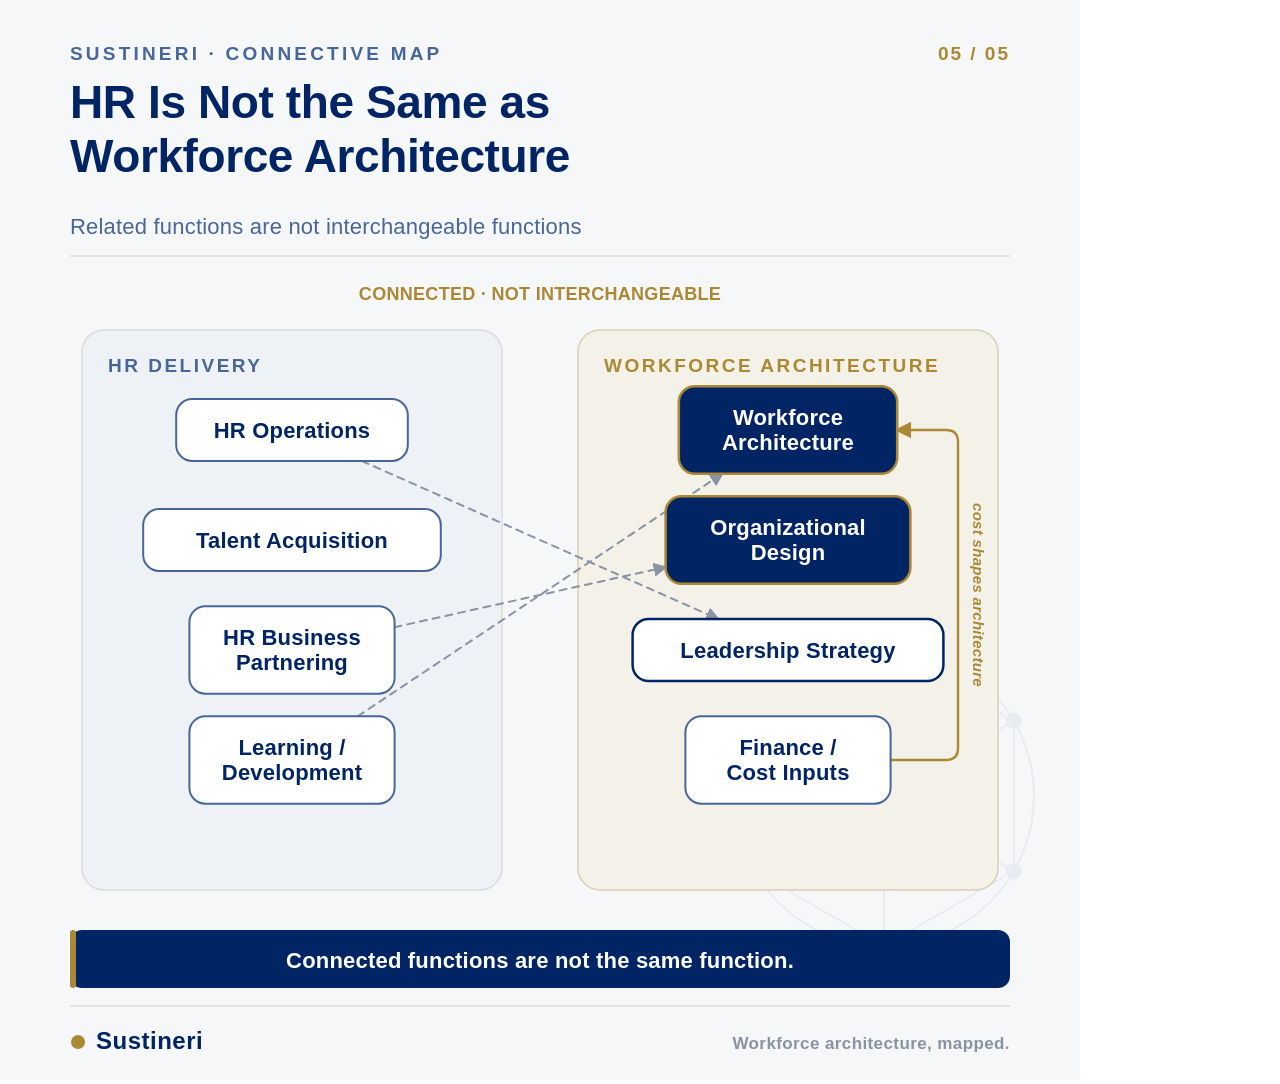
<file: sustineri-hr-micro-connective-maps/maps/sustineri_hr_map_05_hr-vs-workforce-architecture.html>
<!doctype html>
<html><head><meta charset="utf-8"><style>
  html,body{margin:0;padding:0}
  #stage{width:1080px;height:1080px;background:#f6f7f9;position:relative;
    font-family:'Liberation Sans', Arial, sans-serif;}
</style></head>
<body><div id="stage">
<svg width="1080" height="1080" viewBox="0 0 1080 1080" xmlns="http://www.w3.org/2000/svg">
  
<defs>
  <marker id="arrow-steel" viewBox="0 0 10 10" refX="8.5" refY="5" markerWidth="7"
    markerHeight="7" orient="auto-start-reverse">
    <path d="M0,0 L10,5 L0,10 z" fill="#496699"/></marker>
  <marker id="arrow-gold" viewBox="0 0 10 10" refX="8.5" refY="5" markerWidth="7"
    markerHeight="7" orient="auto-start-reverse">
    <path d="M0,0 L10,5 L0,10 z" fill="#ab8834"/></marker>
  <marker id="arrow-gold-big" viewBox="0 0 10 10" refX="7" refY="5" markerWidth="5.5"
    markerHeight="5.5" orient="auto-start-reverse">
    <path d="M0,0 L10,5 L0,10 z" fill="#ab8834"/></marker>
  <marker id="arrow-gray" viewBox="0 0 10 10" refX="8.5" refY="5" markerWidth="7"
    markerHeight="7" orient="auto-start-reverse">
    <path d="M0,0 L10,5 L0,10 z" fill="#8a93a3"/></marker>
</defs>

  <rect x="0" y="0" width="1080" height="1080" fill="#f6f7f9"/>
  <g opacity="0.05"><circle cx="884" cy="796" r="150" fill="none" stroke="#012564" stroke-width="2"/><line x1="884.0" y1="646.0" x2="1013.9" y2="721.0" stroke="#012564" stroke-width="1.6"/><line x1="1013.9" y1="721.0" x2="1013.9" y2="871.0" stroke="#012564" stroke-width="1.6"/><line x1="1013.9" y1="871.0" x2="884.0" y2="946.0" stroke="#012564" stroke-width="1.6"/><line x1="884.0" y1="946.0" x2="754.1" y2="871.0" stroke="#012564" stroke-width="1.6"/><line x1="754.1" y1="871.0" x2="754.1" y2="721.0" stroke="#012564" stroke-width="1.6"/><line x1="754.1" y1="721.0" x2="884.0" y2="646.0" stroke="#012564" stroke-width="1.6"/><line x1="884" y1="796" x2="884.0" y2="646.0" stroke="#012564" stroke-width="2"/><line x1="884" y1="796" x2="1013.9" y2="721.0" stroke="#012564" stroke-width="2"/><line x1="884" y1="796" x2="1013.9" y2="871.0" stroke="#012564" stroke-width="2"/><line x1="884" y1="796" x2="884.0" y2="946.0" stroke="#012564" stroke-width="2"/><line x1="884" y1="796" x2="754.1" y2="871.0" stroke="#012564" stroke-width="2"/><line x1="884" y1="796" x2="754.1" y2="721.0" stroke="#012564" stroke-width="2"/><circle cx="884.0" cy="646.0" r="8" fill="#012564"/><circle cx="1013.9" cy="721.0" r="8" fill="#012564"/><circle cx="1013.9" cy="871.0" r="8" fill="#012564"/><circle cx="884.0" cy="946.0" r="8" fill="#012564"/><circle cx="754.1" cy="871.0" r="8" fill="#012564"/><circle cx="754.1" cy="721.0" r="8" fill="#012564"/><circle cx="884" cy="796" r="13" fill="#ab8834"/></g>
  <!-- header -->
  <text x="70" y="60" font-size="19" font-weight="700" fill="#496699"
     letter-spacing="3.2" font-family="Liberation Sans, Arial, sans-serif">SUSTINERI  ·  CONNECTIVE MAP</text>
  <text x="1010" y="60" text-anchor="end" font-size="19" font-weight="700" fill="#ab8834"
     letter-spacing="2" font-family="Liberation Sans, Arial, sans-serif">05 / 05</text>
  <text x="70" y="118" font-size="46" font-weight="800" fill="#012564" font-family="Liberation Sans, Arial, sans-serif" letter-spacing="-0.4">HR Is Not the Same as</text><text x="70" y="172" font-size="46" font-weight="800" fill="#012564" font-family="Liberation Sans, Arial, sans-serif" letter-spacing="-0.4">Workforce Architecture</text>
  <text x="70" y="234" font-size="22" font-weight="500" fill="#496699"
     font-family="Liberation Sans, Arial, sans-serif" letter-spacing="0.2">Related functions are not interchangeable functions</text>
  <line x1="70" y1="256" x2="1010" y2="256" stroke="#dbdbdb" stroke-width="1.5"/>
  <!-- map -->
  <rect x="82" y="330" width="420" height="560" rx="22" fill="#eef1f5" stroke="#dbdbdb" stroke-width="1.5"/><rect x="578" y="330" width="420" height="560" rx="22" fill="#f4f1e8" stroke="#d9cfb2" stroke-width="1.5"/><text x="108" y="372" font-size="19" font-weight="800" fill="#496699" letter-spacing="2.5" font-family="Liberation Sans, Arial, sans-serif">HR DELIVERY</text><text x="604" y="372" font-size="19" font-weight="800" fill="#ab8834" letter-spacing="2.5" font-family="Liberation Sans, Arial, sans-serif">WORKFORCE ARCHITECTURE</text><path d="M 394.6 627.2 L 665.6 567.1" fill="none" stroke="#8a93a3" stroke-width="2.0" stroke-dasharray="7 6" stroke-linecap="round" marker-end="url(#arrow-gray)"/><path d="M 357.8 716.2 L 722.2 473.8" fill="none" stroke="#8a93a3" stroke-width="2.0" stroke-dasharray="7 6" stroke-linecap="round" marker-end="url(#arrow-gray)"/><path d="M 361.9 461.0 L 718.1 619.0" fill="none" stroke="#8a93a3" stroke-width="2.0" stroke-dasharray="7 6" stroke-linecap="round" marker-end="url(#arrow-gray)"/><path d="M 890.6 760.0 L 946.0 760.0 Q 958.0 760.0 958.0 748.0 L 958.0 442.0 Q 958.0 430.0 946.0 430.0 L 897.2 430.0" fill="none" stroke="#ab8834" stroke-width="2.4" stroke-linecap="round" stroke-linejoin="round" marker-end="url(#arrow-gold)"/><rect x="176.2" y="399.0" width="231.6" height="62.0" rx="16" ry="16" fill="#ffffff" stroke="#496699" stroke-width="2"/><text x="292.0" y="437.5" text-anchor="middle" font-size="22" font-weight="600" fill="#012564" font-family="Liberation Sans, Arial, sans-serif" letter-spacing="0.2">HR Operations</text><rect x="143.2" y="509.0" width="297.6" height="62.0" rx="16" ry="16" fill="#ffffff" stroke="#496699" stroke-width="2"/><text x="292.0" y="547.5" text-anchor="middle" font-size="22" font-weight="600" fill="#012564" font-family="Liberation Sans, Arial, sans-serif" letter-spacing="0.2">Talent Acquisition</text><rect x="189.4" y="606.2" width="205.2" height="87.5" rx="16" ry="16" fill="#ffffff" stroke="#496699" stroke-width="2"/><text x="292.0" y="644.7" text-anchor="middle" font-size="22" font-weight="600" fill="#012564" font-family="Liberation Sans, Arial, sans-serif" letter-spacing="0.2">HR Business</text><text x="292.0" y="670.2" text-anchor="middle" font-size="22" font-weight="600" fill="#012564" font-family="Liberation Sans, Arial, sans-serif" letter-spacing="0.2">Partnering</text><rect x="189.4" y="716.2" width="205.2" height="87.5" rx="16" ry="16" fill="#ffffff" stroke="#496699" stroke-width="2"/><text x="292.0" y="754.7" text-anchor="middle" font-size="22" font-weight="600" fill="#012564" font-family="Liberation Sans, Arial, sans-serif" letter-spacing="0.2">Learning /</text><text x="292.0" y="780.2" text-anchor="middle" font-size="22" font-weight="600" fill="#012564" font-family="Liberation Sans, Arial, sans-serif" letter-spacing="0.2">Development</text><rect x="678.8" y="386.2" width="218.4" height="87.5" rx="16" ry="16" fill="#012564" stroke="#ab8834" stroke-width="2.5"/><text x="788.0" y="424.7" text-anchor="middle" font-size="22" font-weight="700" fill="#ffffff" font-family="Liberation Sans, Arial, sans-serif" letter-spacing="0.2">Workforce</text><text x="788.0" y="450.2" text-anchor="middle" font-size="22" font-weight="700" fill="#ffffff" font-family="Liberation Sans, Arial, sans-serif" letter-spacing="0.2">Architecture</text><rect x="665.6" y="496.2" width="244.8" height="87.5" rx="16" ry="16" fill="#012564" stroke="#ab8834" stroke-width="2.5"/><text x="788.0" y="534.7" text-anchor="middle" font-size="22" font-weight="700" fill="#ffffff" font-family="Liberation Sans, Arial, sans-serif" letter-spacing="0.2">Organizational</text><text x="788.0" y="560.2" text-anchor="middle" font-size="22" font-weight="700" fill="#ffffff" font-family="Liberation Sans, Arial, sans-serif" letter-spacing="0.2">Design</text><rect x="632.6" y="619.0" width="310.8" height="62.0" rx="16" ry="16" fill="#ffffff" stroke="#012564" stroke-width="2.5"/><text x="788.0" y="657.5" text-anchor="middle" font-size="22" font-weight="700" fill="#012564" font-family="Liberation Sans, Arial, sans-serif" letter-spacing="0.2">Leadership Strategy</text><rect x="685.4" y="716.2" width="205.2" height="87.5" rx="16" ry="16" fill="#ffffff" stroke="#496699" stroke-width="2"/><text x="788.0" y="754.7" text-anchor="middle" font-size="22" font-weight="600" fill="#012564" font-family="Liberation Sans, Arial, sans-serif" letter-spacing="0.2">Finance /</text><text x="788.0" y="780.2" text-anchor="middle" font-size="22" font-weight="600" fill="#012564" font-family="Liberation Sans, Arial, sans-serif" letter-spacing="0.2">Cost Inputs</text><text x="973" y="595" transform="rotate(90 973 595)" text-anchor="middle" font-size="15" font-style="italic" font-weight="600" fill="#ab8834" font-family="Liberation Sans, Arial, sans-serif" letter-spacing="0.3">cost shapes architecture</text><text x="540" y="300" text-anchor="middle" font-size="18" font-style="normal" font-weight="600" fill="#ab8834" font-family="Liberation Sans, Arial, sans-serif" letter-spacing="0.3">CONNECTED · NOT INTERCHANGEABLE</text><rect x="70" y="930" width="940" height="58" rx="12" fill="#012564"/><rect x="70" y="930" width="6" height="58" rx="3" fill="#ab8834"/><text x="540.0" y="968" text-anchor="middle" font-size="22" font-weight="600" fill="#ffffff" font-family="Liberation Sans, Arial, sans-serif" letter-spacing="0.2">Connected functions are not the same function.</text>
  <!-- footer -->
  <line x1="70" y1="1006" x2="1010" y2="1006" stroke="#dbdbdb" stroke-width="1.5"/>
  <circle cx="78" cy="1042" r="7" fill="#ab8834"/>
  <text x="96" y="1049" font-size="24" font-weight="800" fill="#012564"
     letter-spacing="0.5" font-family="Liberation Sans, Arial, sans-serif">Sustineri</text>
  <text x="1010" y="1049" text-anchor="end" font-size="17" font-weight="600" fill="#8a93a3"
     letter-spacing="0.4" font-family="Liberation Sans, Arial, sans-serif">Workforce architecture, mapped.</text>
</svg>
</div></body></html>
</file>
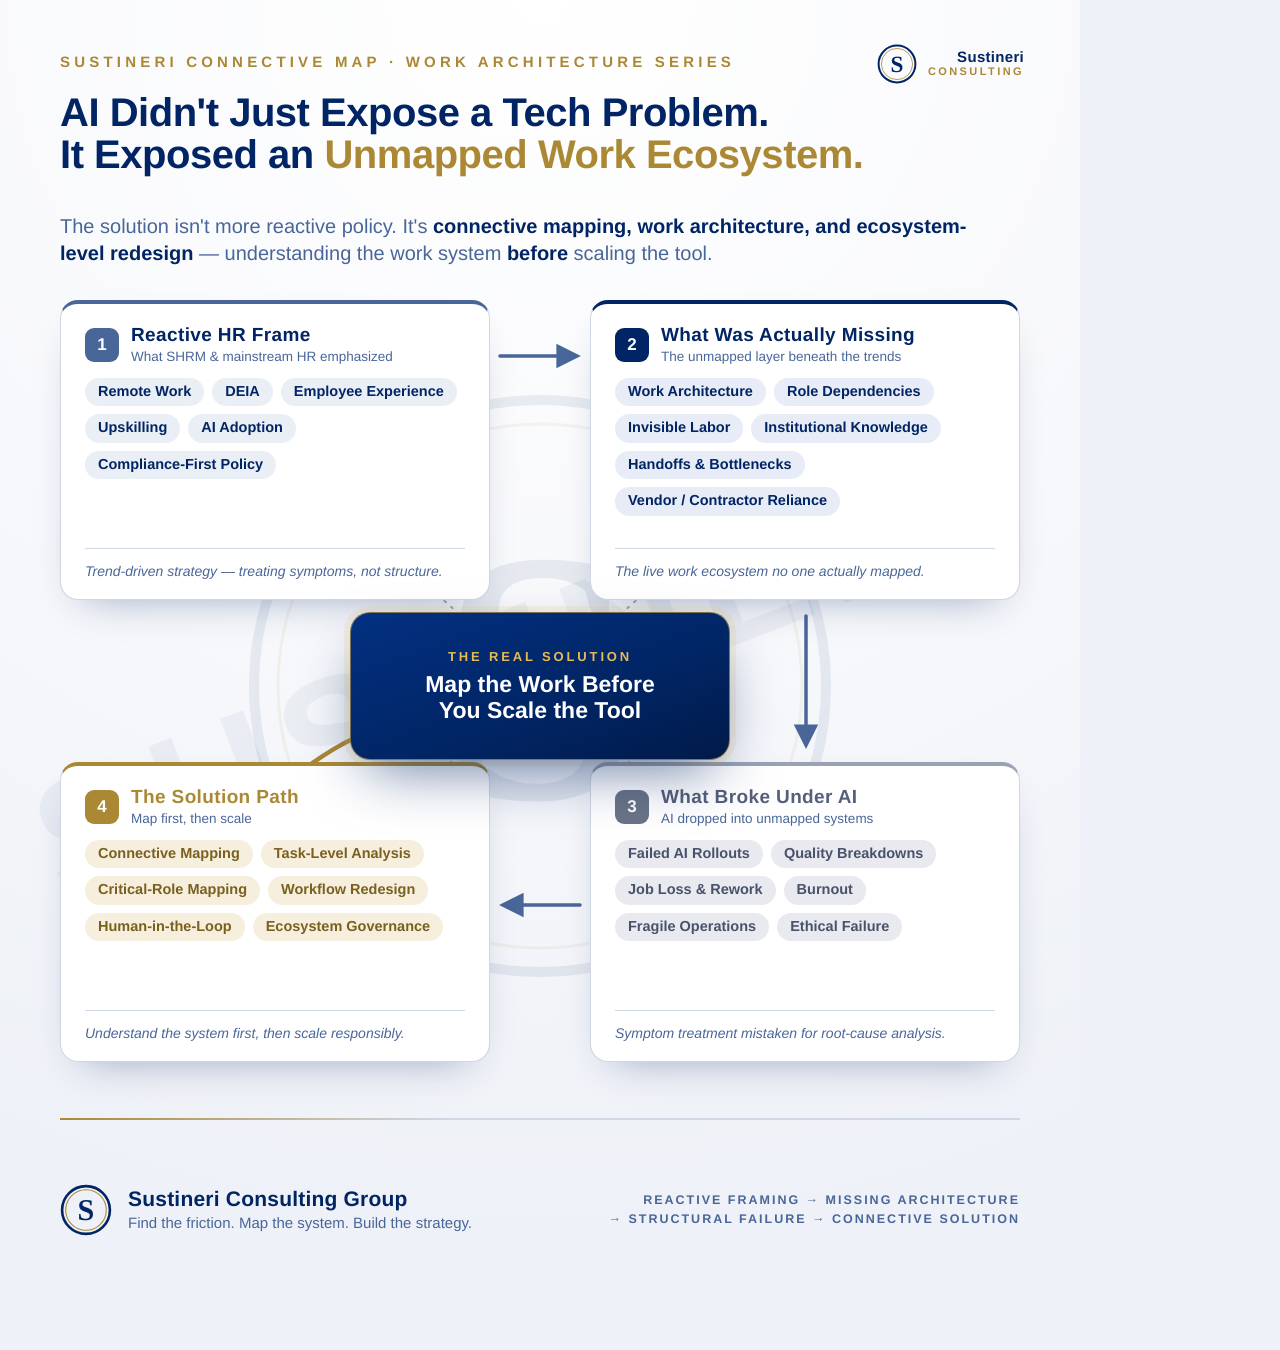
<file: sustineri/connective-maps/source/shrm_ai_work_architecture_connective_map.html>
<!DOCTYPE html>
<html lang="en">
<head>
<meta charset="utf-8" />
<link rel="stylesheet" href="brandkit.css" />
<style>
  /* ---- Portrait master: 1080 x 1350 (LinkedIn 4:5) ---- */
  html, body { width: 1080px; height: 1350px; }
  .stage { width: 1080px; height: 1350px; }

  .eyebrow { position: absolute; left: 60px; top: 54px; font-size: 15px; z-index: 4; }
  .brandlock { position: absolute; right: 56px; top: 44px; z-index: 4;
               display: flex; align-items: center; gap: 11px; }
  .brandlock .bl-txt { text-align: right; line-height: 1.1; }
  .brandlock .bl-name { font-weight: 800; color: var(--navy); font-size: 15px; letter-spacing: .02em; }
  .brandlock .bl-sub  { font-weight: 700; color: var(--gold); font-size: 11px; letter-spacing: .22em; text-transform: uppercase; }

  .title   { position: absolute; left: 60px; top: 92px; width: 928px; font-size: 40px; z-index: 4; }
  .subhead { position: absolute; left: 60px; top: 214px; width: 940px; font-size: 20px; z-index: 4; }

  .zone { width: 430px; height: 300px; }
  .zone .z-badge { font-size: 17px; }
  .zone .z-title { font-size: 19px; }
  .zone .z-sub   { font-size: 13.5px; }
  .zone .chip    { font-size: 14.5px; }
  .zone .z-foot  { font-size: 14px; }

  #zA { left: 60px;  top: 300px; }
  #zB { left: 590px; top: 300px; }
  #zD { left: 60px;  top: 762px; }
  #zC { left: 590px; top: 762px; }

  .core { left: 350px; top: 612px; width: 380px; height: 148px; padding: 0 26px; }
  .core .c-eyebrow { font-size: 13px; margin-bottom: 8px; }
  .core .c-title   { font-size: 23px; }

  .footer { left: 60px; top: 1150px; width: 960px; height: 120px; justify-content: space-between; }
  .footer .f-left { display: flex; align-items: center; gap: 16px; }
  .footer .f-name { font-size: 21px; }
  .footer .f-tag  { font-size: 15px; margin-top: 3px; }
  .footer .f-right { text-align: right; color: var(--steel); font-size: 12.5px; font-weight: 600;
                     letter-spacing: .16em; text-transform: uppercase; line-height: 1.5; }
  .rule.top { position: absolute; left: 60px; top: 1118px; width: 960px; height: 2px; z-index: 4;
              background: linear-gradient(90deg, var(--gold) 0%, var(--line) 40%, var(--line) 100%); }
</style>
</head>
<body>
<div class="stage">

  <!-- ============ WATERMARK + CONNECTOR LAYER ============ -->
  <svg class="watermark" viewBox="0 0 1080 1350" xmlns="http://www.w3.org/2000/svg">
    <defs>
      <marker id="arwSteel" viewBox="0 0 10 10" refX="8" refY="5" markerWidth="7" markerHeight="7" orient="auto-start-reverse">
        <path d="M0 0 L10 5 L0 10 z" fill="#496699"/>
      </marker>
      <marker id="arwGold" viewBox="0 0 10 10" refX="8" refY="5" markerWidth="8" markerHeight="8" orient="auto-start-reverse">
        <path d="M0 0 L10 5 L0 10 z" fill="#ab8834"/>
      </marker>
    </defs>

    <!-- faint diagonal wordmark watermark -->
    <text x="540" y="720" text-anchor="middle" transform="rotate(-21 540 720)"
          font-family="Liberation Sans, Arial, sans-serif" font-weight="700"
          font-size="168" letter-spacing="14" fill="#012564" opacity="0.045">SUSTINERI</text>

    <!-- roundel monogram watermark -->
    <g opacity="0.07" transform="translate(540 686)">
      <circle r="286" fill="none" stroke="#012564" stroke-width="10"/>
      <circle r="262" fill="none" stroke="#ab8834" stroke-width="3"/>
      <text x="0" y="112" text-anchor="middle" font-family="Liberation Serif, Georgia, serif"
            font-weight="700" font-size="360" fill="#012564">S</text>
    </g>

    <!-- radial connectors: center <-> each zone (drawn behind cards) -->
    <g stroke="#496699" stroke-width="2" stroke-dasharray="2 7" stroke-linecap="round" opacity="0.55">
      <line x1="540" y1="686" x2="275" y2="450"/>
      <line x1="540" y1="686" x2="805" y2="450"/>
      <line x1="540" y1="686" x2="805" y2="912"/>
      <line x1="540" y1="686" x2="275" y2="912"/>
    </g>

    <!-- narrative ring: A -> B -> C -> D -> core -->
    <g fill="none" stroke="#496699" stroke-width="3.5" stroke-linecap="round">
      <line x1="500" y1="356" x2="576" y2="356" marker-end="url(#arwSteel)"/>   <!-- A->B top gap -->
      <line x1="806" y1="616" x2="806" y2="744" marker-end="url(#arwSteel)"/>   <!-- B->C right gap -->
      <line x1="580" y1="905" x2="504" y2="905" marker-end="url(#arwSteel)"/>   <!-- C->D bottom gap -->
    </g>
    <path d="M300 772 C 340 742, 372 726, 418 720" fill="none" stroke="#ab8834"
          stroke-width="4.5" stroke-linecap="round" marker-end="url(#arwGold)"/> <!-- D->core -->
  </svg>

  <!-- ============ HEADER ============ -->
  <div class="eyebrow">Sustineri Connective Map · Work Architecture Series</div>
  <div class="brandlock">
    <svg class="mark-roundel" width="40" height="40" viewBox="0 0 100 100">
      <circle cx="50" cy="50" r="46" fill="none" stroke="#012564" stroke-width="5"/>
      <circle cx="50" cy="50" r="39" fill="none" stroke="#ab8834" stroke-width="2"/>
      <text x="50" y="70" text-anchor="middle" font-family="Liberation Serif, Georgia, serif"
            font-weight="700" font-size="58" fill="#012564">S</text>
    </svg>
    <div class="bl-txt">
      <div class="bl-name">Sustineri</div>
      <div class="bl-sub">Consulting</div>
    </div>
  </div>

  <div class="title">
    AI Didn't Just Expose a Tech Problem.<br/>
    It Exposed an <span class="accent">Unmapped Work Ecosystem.</span>
  </div>
  <div class="subhead">
    The solution isn't more reactive policy. It's <b>connective mapping, work architecture,
    and ecosystem-level redesign</b> — understanding the work system <b>before</b> scaling the tool.
  </div>

  <!-- ============ ZONE A — Reactive HR Frame ============ -->
  <div class="zone a" id="zA">
    <div class="z-head">
      <div class="z-badge">1</div>
      <div>
        <div class="z-title">Reactive HR Frame</div>
        <div class="z-sub">What SHRM &amp; mainstream HR emphasized</div>
      </div>
    </div>
    <div class="z-list">
      <span class="chip">Remote Work</span>
      <span class="chip">DEIA</span>
      <span class="chip">Employee Experience</span>
      <span class="chip">Upskilling</span>
      <span class="chip">AI Adoption</span>
      <span class="chip">Compliance-First Policy</span>
    </div>
    <div class="z-foot">Trend-driven strategy — treating symptoms, not structure.</div>
  </div>

  <!-- ============ ZONE B — What Was Missing ============ -->
  <div class="zone b" id="zB">
    <div class="z-head">
      <div class="z-badge">2</div>
      <div>
        <div class="z-title">What Was Actually Missing</div>
        <div class="z-sub">The unmapped layer beneath the trends</div>
      </div>
    </div>
    <div class="z-list">
      <span class="chip">Work Architecture</span>
      <span class="chip">Role Dependencies</span>
      <span class="chip">Invisible Labor</span>
      <span class="chip">Institutional Knowledge</span>
      <span class="chip">Handoffs &amp; Bottlenecks</span>
      <span class="chip">Vendor / Contractor Reliance</span>
    </div>
    <div class="z-foot">The live work ecosystem no one actually mapped.</div>
  </div>

  <!-- ============ ZONE C — What Broke ============ -->
  <div class="zone c" id="zC">
    <div class="z-head">
      <div class="z-badge">3</div>
      <div>
        <div class="z-title">What Broke Under AI</div>
        <div class="z-sub">AI dropped into unmapped systems</div>
      </div>
    </div>
    <div class="z-list">
      <span class="chip">Failed AI Rollouts</span>
      <span class="chip">Quality Breakdowns</span>
      <span class="chip">Job Loss &amp; Rework</span>
      <span class="chip">Burnout</span>
      <span class="chip">Fragile Operations</span>
      <span class="chip">Ethical Failure</span>
    </div>
    <div class="z-foot">Symptom treatment mistaken for root-cause analysis.</div>
  </div>

  <!-- ============ ZONE D — Solution Path ============ -->
  <div class="zone d" id="zD">
    <div class="z-head">
      <div class="z-badge">4</div>
      <div>
        <div class="z-title">The Solution Path</div>
        <div class="z-sub">Map first, then scale</div>
      </div>
    </div>
    <div class="z-list">
      <span class="chip">Connective Mapping</span>
      <span class="chip">Task-Level Analysis</span>
      <span class="chip">Critical-Role Mapping</span>
      <span class="chip">Workflow Redesign</span>
      <span class="chip">Human-in-the-Loop</span>
      <span class="chip">Ecosystem Governance</span>
    </div>
    <div class="z-foot">Understand the system first, then scale responsibly.</div>
  </div>

  <!-- ============ CENTRAL NODE ============ -->
  <div class="core">
    <div class="c-eyebrow">The Real Solution</div>
    <div class="c-title">Map the Work Before<br/>You Scale the Tool</div>
  </div>

  <!-- ============ FOOTER ============ -->
  <div class="rule top"></div>
  <div class="footer">
    <div class="f-left">
      <svg class="mark-roundel" width="52" height="52" viewBox="0 0 100 100">
        <circle cx="50" cy="50" r="46" fill="none" stroke="#012564" stroke-width="5"/>
        <circle cx="50" cy="50" r="39" fill="none" stroke="#ab8834" stroke-width="2"/>
        <text x="50" y="70" text-anchor="middle" font-family="Liberation Serif, Georgia, serif"
              font-weight="700" font-size="58" fill="#012564">S</text>
      </svg>
      <div>
        <div class="f-name">Sustineri Consulting Group</div>
        <div class="f-tag">Find the friction. Map the system. Build the strategy.</div>
      </div>
    </div>
    <div class="f-right">Reactive framing&nbsp;→&nbsp;Missing architecture<br/>→&nbsp;Structural failure&nbsp;→&nbsp;Connective solution</div>
  </div>

</div>
</body>
</html>
</file>
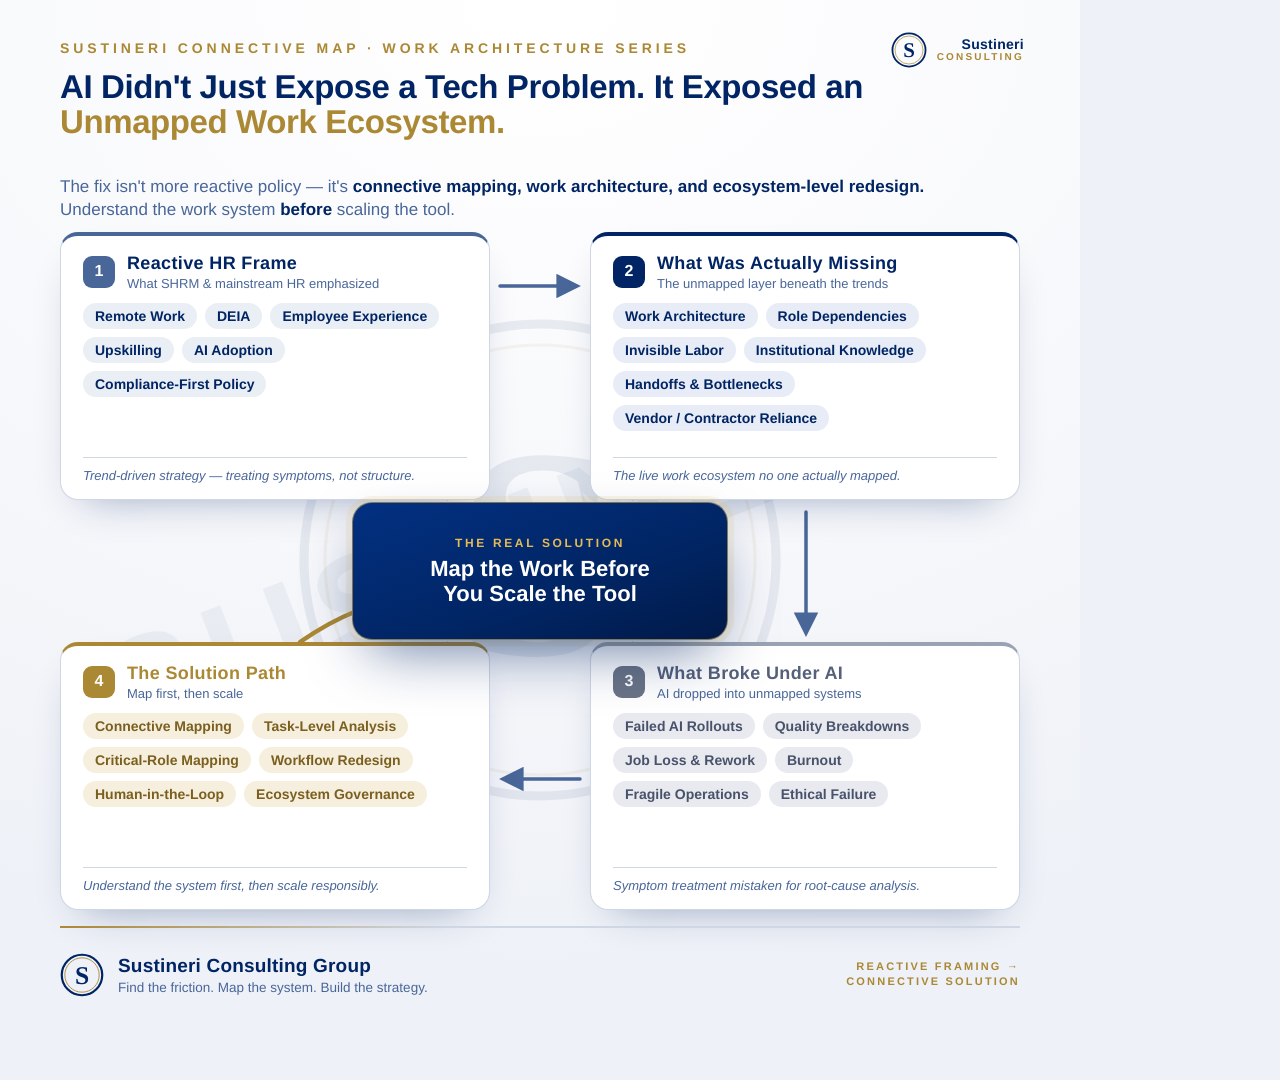
<file: sustineri/connective-maps/source/shrm_ai_work_architecture_connective_map_alt.html>
<!DOCTYPE html>
<html lang="en">
<head>
<meta charset="utf-8" />
<link rel="stylesheet" href="brandkit.css" />
<style>
  /* ---- Square alt: 1080 x 1080 (LinkedIn 1:1, mobile-first) ---- */
  html, body { width: 1080px; height: 1080px; }
  .stage { width: 1080px; height: 1080px; }

  .eyebrow { position: absolute; left: 60px; top: 40px; font-size: 14px; z-index: 4; }
  .brandlock { position: absolute; right: 56px; top: 32px; z-index: 4;
               display: flex; align-items: center; gap: 10px; }
  .brandlock .bl-txt { text-align: right; line-height: 1.1; }
  .brandlock .bl-name { font-weight: 800; color: var(--navy); font-size: 14px; letter-spacing: .02em; }
  .brandlock .bl-sub  { font-weight: 700; color: var(--gold); font-size: 10px; letter-spacing: .22em; text-transform: uppercase; }

  .title   { position: absolute; left: 60px; top: 70px; width: 960px; font-size: 33px; z-index: 4; }
  .subhead { position: absolute; left: 60px; top: 176px; width: 950px; font-size: 17px; z-index: 4; }

  .zone { width: 430px; height: 268px; padding: 18px 22px 16px; }
  .zone .z-badge { font-size: 16px; width: 32px; height: 32px; }
  .zone .z-title { font-size: 18px; }
  .zone .z-sub   { font-size: 13px; }
  .zone .chip    { font-size: 14px; padding: 6px 12px; }
  .zone .z-list  { margin-top: 12px; }
  .zone .z-foot  { font-size: 13px; padding-top: 10px; }

  #zA { left: 60px;  top: 232px; }
  #zB { left: 590px; top: 232px; }
  #zD { left: 60px;  top: 642px; }
  #zC { left: 590px; top: 642px; }

  .core { left: 352px; top: 502px; width: 376px; height: 138px; padding: 0 24px; }
  .core .c-eyebrow { font-size: 12px; margin-bottom: 7px; }
  .core .c-title   { font-size: 22px; }

  .footer { left: 60px; top: 942px; width: 960px; height: 66px; justify-content: space-between; }
  .footer .f-left { display: flex; align-items: center; gap: 14px; }
  .footer .f-name { font-size: 19px; }
  .footer .f-tag  { font-size: 13.5px; margin-top: 2px; }
  .footer .f-right { text-align: right; color: var(--gold); font-size: 11px; font-weight: 700;
                     letter-spacing: .2em; text-transform: uppercase; line-height: 1.4; }
  .rule.top { position: absolute; left: 60px; top: 926px; width: 960px; height: 2px; z-index: 4;
              background: linear-gradient(90deg, var(--gold) 0%, var(--line) 40%, var(--line) 100%); }
</style>
</head>
<body>
<div class="stage">

  <!-- ============ WATERMARK + CONNECTOR LAYER ============ -->
  <svg class="watermark" viewBox="0 0 1080 1080" xmlns="http://www.w3.org/2000/svg">
    <defs>
      <marker id="arwSteel" viewBox="0 0 10 10" refX="8" refY="5" markerWidth="7" markerHeight="7" orient="auto-start-reverse">
        <path d="M0 0 L10 5 L0 10 z" fill="#496699"/>
      </marker>
      <marker id="arwGold" viewBox="0 0 10 10" refX="8" refY="5" markerWidth="8" markerHeight="8" orient="auto-start-reverse">
        <path d="M0 0 L10 5 L0 10 z" fill="#ab8834"/>
      </marker>
    </defs>

    <text x="540" y="590" text-anchor="middle" transform="rotate(-21 540 590)"
          font-family="Liberation Sans, Arial, sans-serif" font-weight="700"
          font-size="146" letter-spacing="12" fill="#012564" opacity="0.045">SUSTINERI</text>

    <g opacity="0.07" transform="translate(540 560)">
      <circle r="236" fill="none" stroke="#012564" stroke-width="9"/>
      <circle r="215" fill="none" stroke="#ab8834" stroke-width="3"/>
      <text x="0" y="94" text-anchor="middle" font-family="Liberation Serif, Georgia, serif"
            font-weight="700" font-size="300" fill="#012564">S</text>
    </g>

    <g stroke="#496699" stroke-width="2" stroke-dasharray="2 7" stroke-linecap="round" opacity="0.55">
      <line x1="540" y1="571" x2="275" y2="366"/>
      <line x1="540" y1="571" x2="805" y2="366"/>
      <line x1="540" y1="571" x2="805" y2="776"/>
      <line x1="540" y1="571" x2="275" y2="776"/>
    </g>

    <g fill="none" stroke="#496699" stroke-width="3.5" stroke-linecap="round">
      <line x1="500" y1="286" x2="576" y2="286" marker-end="url(#arwSteel)"/>
      <line x1="806" y1="512" x2="806" y2="632" marker-end="url(#arwSteel)"/>
      <line x1="580" y1="779" x2="504" y2="779" marker-end="url(#arwSteel)"/>
    </g>
    <path d="M300 642 C 338 616, 370 602, 416 598" fill="none" stroke="#ab8834"
          stroke-width="4.5" stroke-linecap="round" marker-end="url(#arwGold)"/>
  </svg>

  <!-- ============ HEADER ============ -->
  <div class="eyebrow">Sustineri Connective Map · Work Architecture Series</div>
  <div class="brandlock">
    <svg class="mark-roundel" width="36" height="36" viewBox="0 0 100 100">
      <circle cx="50" cy="50" r="46" fill="none" stroke="#012564" stroke-width="5"/>
      <circle cx="50" cy="50" r="39" fill="none" stroke="#ab8834" stroke-width="2"/>
      <text x="50" y="70" text-anchor="middle" font-family="Liberation Serif, Georgia, serif"
            font-weight="700" font-size="58" fill="#012564">S</text>
    </svg>
    <div class="bl-txt">
      <div class="bl-name">Sustineri</div>
      <div class="bl-sub">Consulting</div>
    </div>
  </div>

  <div class="title">
    AI Didn't Just Expose a Tech Problem.
    It Exposed an <span class="accent">Unmapped Work Ecosystem.</span>
  </div>
  <div class="subhead">
    The fix isn't more reactive policy — it's <b>connective mapping, work architecture,
    and ecosystem-level redesign.</b> Understand the work system <b>before</b> scaling the tool.
  </div>

  <!-- ============ ZONE A ============ -->
  <div class="zone a" id="zA">
    <div class="z-head">
      <div class="z-badge">1</div>
      <div>
        <div class="z-title">Reactive HR Frame</div>
        <div class="z-sub">What SHRM &amp; mainstream HR emphasized</div>
      </div>
    </div>
    <div class="z-list">
      <span class="chip">Remote Work</span>
      <span class="chip">DEIA</span>
      <span class="chip">Employee Experience</span>
      <span class="chip">Upskilling</span>
      <span class="chip">AI Adoption</span>
      <span class="chip">Compliance-First Policy</span>
    </div>
    <div class="z-foot">Trend-driven strategy — treating symptoms, not structure.</div>
  </div>

  <!-- ============ ZONE B ============ -->
  <div class="zone b" id="zB">
    <div class="z-head">
      <div class="z-badge">2</div>
      <div>
        <div class="z-title">What Was Actually Missing</div>
        <div class="z-sub">The unmapped layer beneath the trends</div>
      </div>
    </div>
    <div class="z-list">
      <span class="chip">Work Architecture</span>
      <span class="chip">Role Dependencies</span>
      <span class="chip">Invisible Labor</span>
      <span class="chip">Institutional Knowledge</span>
      <span class="chip">Handoffs &amp; Bottlenecks</span>
      <span class="chip">Vendor / Contractor Reliance</span>
    </div>
    <div class="z-foot">The live work ecosystem no one actually mapped.</div>
  </div>

  <!-- ============ ZONE C ============ -->
  <div class="zone c" id="zC">
    <div class="z-head">
      <div class="z-badge">3</div>
      <div>
        <div class="z-title">What Broke Under AI</div>
        <div class="z-sub">AI dropped into unmapped systems</div>
      </div>
    </div>
    <div class="z-list">
      <span class="chip">Failed AI Rollouts</span>
      <span class="chip">Quality Breakdowns</span>
      <span class="chip">Job Loss &amp; Rework</span>
      <span class="chip">Burnout</span>
      <span class="chip">Fragile Operations</span>
      <span class="chip">Ethical Failure</span>
    </div>
    <div class="z-foot">Symptom treatment mistaken for root-cause analysis.</div>
  </div>

  <!-- ============ ZONE D ============ -->
  <div class="zone d" id="zD">
    <div class="z-head">
      <div class="z-badge">4</div>
      <div>
        <div class="z-title">The Solution Path</div>
        <div class="z-sub">Map first, then scale</div>
      </div>
    </div>
    <div class="z-list">
      <span class="chip">Connective Mapping</span>
      <span class="chip">Task-Level Analysis</span>
      <span class="chip">Critical-Role Mapping</span>
      <span class="chip">Workflow Redesign</span>
      <span class="chip">Human-in-the-Loop</span>
      <span class="chip">Ecosystem Governance</span>
    </div>
    <div class="z-foot">Understand the system first, then scale responsibly.</div>
  </div>

  <!-- ============ CENTRAL NODE ============ -->
  <div class="core">
    <div class="c-eyebrow">The Real Solution</div>
    <div class="c-title">Map the Work Before<br/>You Scale the Tool</div>
  </div>

  <!-- ============ FOOTER ============ -->
  <div class="rule top"></div>
  <div class="footer">
    <div class="f-left">
      <svg class="mark-roundel" width="44" height="44" viewBox="0 0 100 100">
        <circle cx="50" cy="50" r="46" fill="none" stroke="#012564" stroke-width="5"/>
        <circle cx="50" cy="50" r="39" fill="none" stroke="#ab8834" stroke-width="2"/>
        <text x="50" y="70" text-anchor="middle" font-family="Liberation Serif, Georgia, serif"
              font-weight="700" font-size="58" fill="#012564">S</text>
      </svg>
      <div>
        <div class="f-name">Sustineri Consulting Group</div>
        <div class="f-tag">Find the friction. Map the system. Build the strategy.</div>
      </div>
    </div>
    <div class="f-right">Reactive framing →<br/>Connective solution</div>
  </div>

</div>
</body>
</html>
</file>
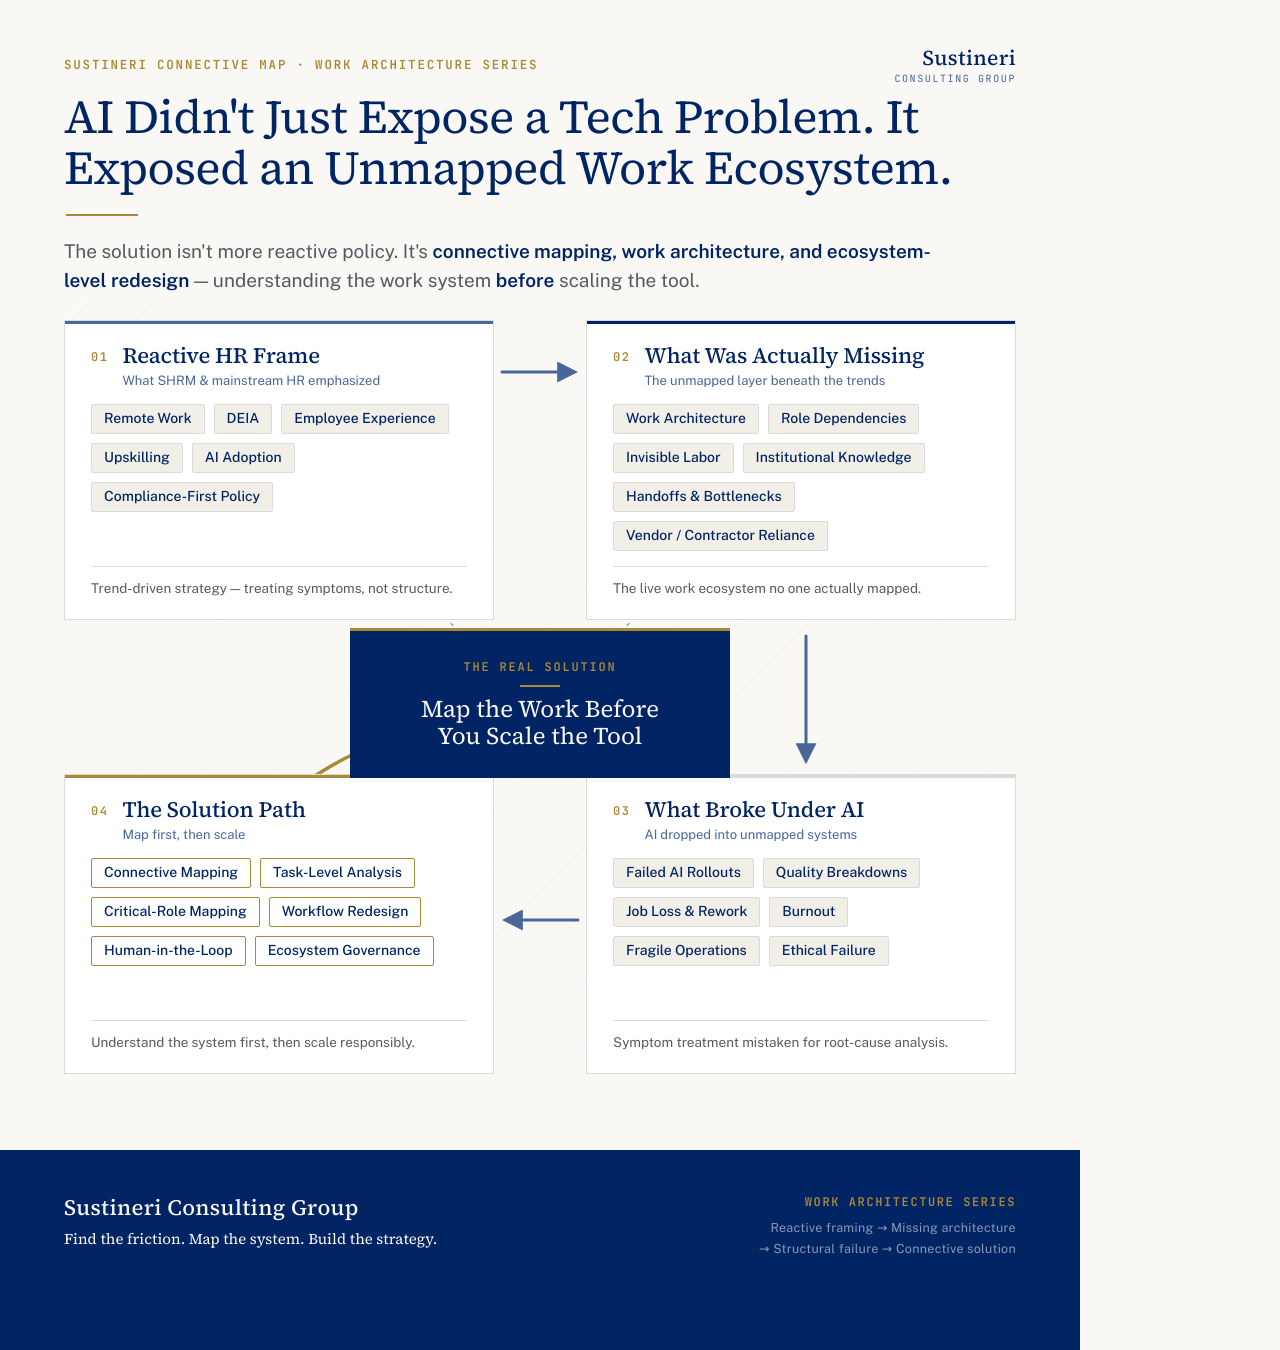
<file: sustineri/connective-maps/source/shrm_ai_work_architecture_connective_map_brandv2.html>
<!DOCTYPE html>
<html lang="en">
<head>
<meta charset="utf-8" />
<link rel="stylesheet" href="brandkit_v2.css" />
<style>
  /* Brand-compliant portrait — 1080 x 1350 (LinkedIn 4:5) */
  html, body { width: 1080px; height: 1350px; }
  .stage { width: 1080px; height: 1350px; }

  .eyebrow { position: absolute; left: 64px; top: 56px; font-size: 12.5px; z-index: 4; }
  .wordmark { position: absolute; right: 64px; top: 48px; z-index: 4; }
  .wordmark .wm-name { font-size: 21px; }
  .wordmark .wm-sub  { font-size: 10px; margin-top: 3px; }

  .title   { position: absolute; left: 64px; top: 92px; width: 900px; font-size: 47px; z-index: 4; }
  .hr-title{ position: absolute; left: 66px; top: 214px; width: 72px; z-index: 4; }
  .subhead { position: absolute; left: 64px; top: 238px; width: 900px; font-size: 19px; z-index: 4; }

  .zone { width: 430px; height: 300px; }
  .zone .z-idx   { font-size: 12px; }
  .zone .z-title { font-size: 22px; }
  .zone .z-sub   { font-size: 13px; }
  .zone .tag     { font-size: 14px; }
  .zone .z-foot  { font-size: 13.5px; }

  #zA { left: 64px;  top: 320px; }
  #zB { left: 586px; top: 320px; }
  #zD { left: 64px;  top: 774px; }
  #zC { left: 586px; top: 774px; }

  .core { left: 350px; top: 628px; width: 380px; height: 150px; padding: 0 28px; }
  .core .c-eyebrow { font-size: 12px; }
  .core .c-title   { font-size: 24px; }

  .footer { display: block; left: 0; top: 1150px; width: 1080px; height: 200px; padding: 0; }
  .footer .f-left  { position: absolute; left: 64px; top: 46px; }
  .footer .f-right { position: absolute; right: 64px; top: 44px; }
  .footer .f-name { font-size: 22px; line-height: 1.1; }
  .footer .f-tag  { font-size: 15px; margin-top: 9px; color: var(--paper); }
  .footer .f-rhead { font-size: 12px; margin-bottom: 8px; }
  .footer .f-flow  { font-size: 12.5px; line-height: 1.65; letter-spacing: .3px; }
</style>
</head>
<body>
<div class="stage">

  <!-- ===== watermark + connectors ===== -->
  <svg class="watermark" viewBox="0 0 1080 1350" xmlns="http://www.w3.org/2000/svg">
    <defs>
      <marker id="aS" viewBox="0 0 10 10" refX="8" refY="5" markerWidth="7" markerHeight="7" orient="auto-start-reverse">
        <path d="M0 0 L10 5 L0 10 z" fill="#496699"/>
      </marker>
      <marker id="aG" viewBox="0 0 10 10" refX="8" refY="5" markerWidth="8" markerHeight="8" orient="auto-start-reverse">
        <path d="M0 0 L10 5 L0 10 z" fill="#AB8834"/>
      </marker>
      <pattern id="grid" width="46" height="46" patternTransform="rotate(45)" patternUnits="userSpaceOnUse">
        <line x1="0" y1="0" x2="0" y2="46" stroke="#496699" stroke-width="0.5"/>
      </pattern>
    </defs>

    <!-- watermark: approved brand pattern only (hero-comp diagonal grid, per header inject) -->
    <rect x="64" y="300" width="952" height="774" fill="url(#grid)" opacity="0.16"/>

    <!-- radial connectors center <-> zones -->
    <g stroke="#496699" stroke-width="1.6" stroke-dasharray="2 7" stroke-linecap="round" opacity="0.6">
      <line x1="540" y1="703" x2="279" y2="470"/>
      <line x1="540" y1="703" x2="801" y2="470"/>
      <line x1="540" y1="703" x2="801" y2="924"/>
      <line x1="540" y1="703" x2="279" y2="924"/>
    </g>

    <!-- narrative ring 1->2->3->4 -->
    <g fill="none" stroke="#496699" stroke-width="3" stroke-linecap="round">
      <line x1="502" y1="372" x2="574" y2="372" marker-end="url(#aS)"/>
      <line x1="806" y1="636" x2="806" y2="760" marker-end="url(#aS)"/>
      <line x1="578" y1="920" x2="506" y2="920" marker-end="url(#aS)"/>
    </g>
    <path d="M300 786 C 340 758, 372 742, 418 736" fill="none" stroke="#AB8834"
          stroke-width="3.5" stroke-linecap="round" marker-end="url(#aG)"/>
  </svg>

  <!-- ===== header ===== -->
  <div class="eyebrow">Sustineri Connective Map · Work Architecture Series</div>
  <div class="wordmark">
    <div class="wm-name">Sustineri</div>
    <div class="wm-sub">Consulting Group</div>
  </div>

  <div class="title">AI Didn't Just Expose a Tech Problem. It Exposed an Unmapped Work Ecosystem.</div>
  <span class="gold-rule hr-title"></span>
  <div class="subhead">
    The solution isn't more reactive policy. It's <b>connective mapping, work architecture,
    and ecosystem-level redesign</b> — understanding the work system <b>before</b> scaling the tool.
  </div>

  <!-- ===== zones ===== -->
  <div class="zone a" id="zA">
    <div class="z-head">
      <span class="z-idx">01</span>
      <div>
        <div class="z-title">Reactive HR Frame</div>
        <div class="z-sub">What SHRM &amp; mainstream HR emphasized</div>
      </div>
    </div>
    <div class="z-tags">
      <span class="tag">Remote Work</span><span class="tag">DEIA</span>
      <span class="tag">Employee Experience</span><span class="tag">Upskilling</span>
      <span class="tag">AI Adoption</span><span class="tag">Compliance-First Policy</span>
    </div>
    <div class="z-foot">Trend-driven strategy — treating symptoms, not structure.</div>
  </div>

  <div class="zone b" id="zB">
    <div class="z-head">
      <span class="z-idx">02</span>
      <div>
        <div class="z-title">What Was Actually Missing</div>
        <div class="z-sub">The unmapped layer beneath the trends</div>
      </div>
    </div>
    <div class="z-tags">
      <span class="tag">Work Architecture</span><span class="tag">Role Dependencies</span>
      <span class="tag">Invisible Labor</span><span class="tag">Institutional Knowledge</span>
      <span class="tag">Handoffs &amp; Bottlenecks</span><span class="tag">Vendor / Contractor Reliance</span>
    </div>
    <div class="z-foot">The live work ecosystem no one actually mapped.</div>
  </div>

  <div class="zone c" id="zC">
    <div class="z-head">
      <span class="z-idx">03</span>
      <div>
        <div class="z-title">What Broke Under AI</div>
        <div class="z-sub">AI dropped into unmapped systems</div>
      </div>
    </div>
    <div class="z-tags">
      <span class="tag">Failed AI Rollouts</span><span class="tag">Quality Breakdowns</span>
      <span class="tag">Job Loss &amp; Rework</span><span class="tag">Burnout</span>
      <span class="tag">Fragile Operations</span><span class="tag">Ethical Failure</span>
    </div>
    <div class="z-foot">Symptom treatment mistaken for root-cause analysis.</div>
  </div>

  <div class="zone d" id="zD">
    <div class="z-head">
      <span class="z-idx">04</span>
      <div>
        <div class="z-title">The Solution Path</div>
        <div class="z-sub">Map first, then scale</div>
      </div>
    </div>
    <div class="z-tags">
      <span class="tag">Connective Mapping</span><span class="tag">Task-Level Analysis</span>
      <span class="tag">Critical-Role Mapping</span><span class="tag">Workflow Redesign</span>
      <span class="tag">Human-in-the-Loop</span><span class="tag">Ecosystem Governance</span>
    </div>
    <div class="z-foot">Understand the system first, then scale responsibly.</div>
  </div>

  <!-- ===== core ===== -->
  <div class="core">
    <div class="c-eyebrow">The Real Solution</div>
    <span class="c-rule"></span>
    <div class="c-title">Map the Work Before<br/>You Scale the Tool</div>
  </div>

  <!-- ===== footer band ===== -->
  <div class="footer">
    <div class="f-left">
      <div class="f-name">Sustineri Consulting Group</div>
      <div class="f-tag">Find the friction. Map the system. Build the strategy.</div>
    </div>
    <div class="f-right">
      <div class="f-rhead">Work Architecture Series</div>
      <div class="f-flow">Reactive framing → Missing architecture<br/>→ Structural failure → Connective solution</div>
    </div>
  </div>

</div>
</body>
</html>
</file>
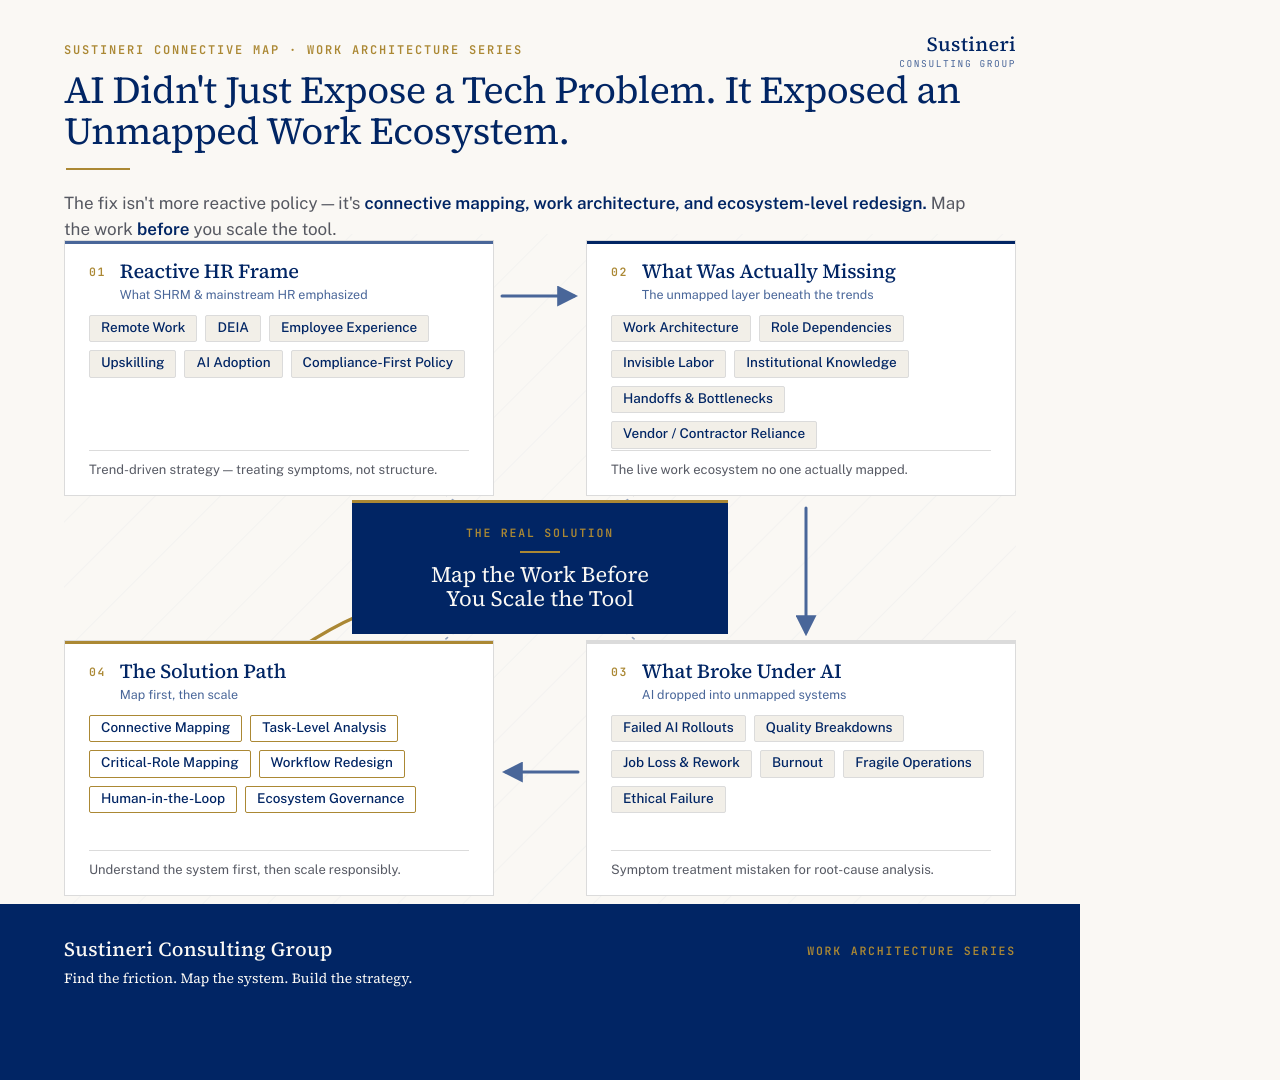
<file: sustineri/connective-maps/source/shrm_ai_work_architecture_connective_map_brandv2_alt.html>
<!DOCTYPE html>
<html lang="en">
<head>
<meta charset="utf-8" />
<link rel="stylesheet" href="brandkit_v2.css" />
<style>
  /* Brand-compliant square — 1080 x 1080 (LinkedIn 1:1) */
  html, body { width: 1080px; height: 1080px; }
  .stage { width: 1080px; height: 1080px; }

  .eyebrow { position: absolute; left: 64px; top: 42px; font-size: 12px; z-index: 4; }
  .wordmark { position: absolute; right: 64px; top: 34px; z-index: 4; }
  .wordmark .wm-name { font-size: 20px; }
  .wordmark .wm-sub  { font-size: 9.5px; margin-top: 3px; }

  .title   { position: absolute; left: 64px; top: 70px; width: 940px; font-size: 38px; z-index: 4; }
  .hr-title{ position: absolute; left: 66px; top: 168px; width: 64px; z-index: 4; }
  .subhead { position: absolute; left: 64px; top: 190px; width: 920px; font-size: 17px; z-index: 4; }

  .zone { width: 430px; height: 256px; padding: 20px 24px 18px; }
  .zone .z-idx   { font-size: 11.5px; }
  .zone .z-title { font-size: 20px; }
  .zone .z-sub   { font-size: 12.5px; }
  .zone .tag     { font-size: 13.5px; padding: 6px 11px; }
  .zone .z-foot  { font-size: 13px; padding-top: 11px; }
  .zone .z-tags  { margin-top: 13px; gap: 8px; }

  #zA { left: 64px;  top: 240px; }
  #zB { left: 586px; top: 240px; }
  #zD { left: 64px;  top: 640px; }
  #zC { left: 586px; top: 640px; }

  .core { left: 352px; top: 500px; width: 376px; height: 134px; padding: 0 24px; }
  .core .c-eyebrow { font-size: 11.5px; }
  .core .c-title   { font-size: 22px; }

  .footer { position: absolute; display: block; left: 0; top: 904px; width: 1080px; height: 176px; padding: 0; }
  .footer .f-left  { position: absolute; left: 64px; top: 34px; }
  .footer .f-right { position: absolute; right: 64px; top: 40px; }
  .footer .f-name { font-size: 20px; line-height: 1.1; }
  .footer .f-tag  { font-size: 14px; margin-top: 8px; color: var(--paper); }
  .footer .f-rhead { font-size: 11.5px; letter-spacing: 1.8px; }
</style>
</head>
<body>
<div class="stage">

  <!-- ===== watermark + connectors ===== -->
  <svg class="watermark" viewBox="0 0 1080 1080" xmlns="http://www.w3.org/2000/svg">
    <defs>
      <marker id="aS" viewBox="0 0 10 10" refX="8" refY="5" markerWidth="7" markerHeight="7" orient="auto-start-reverse">
        <path d="M0 0 L10 5 L0 10 z" fill="#496699"/>
      </marker>
      <marker id="aG" viewBox="0 0 10 10" refX="8" refY="5" markerWidth="8" markerHeight="8" orient="auto-start-reverse">
        <path d="M0 0 L10 5 L0 10 z" fill="#AB8834"/>
      </marker>
      <pattern id="grid" width="46" height="46" patternTransform="rotate(45)" patternUnits="userSpaceOnUse">
        <line x1="0" y1="0" x2="0" y2="46" stroke="#496699" stroke-width="0.5"/>
      </pattern>
    </defs>

    <!-- watermark: approved brand pattern only (hero-comp diagonal grid, per header inject) -->
    <rect x="64" y="234" width="952" height="672" fill="url(#grid)" opacity="0.16"/>

    <g stroke="#496699" stroke-width="1.6" stroke-dasharray="2 7" stroke-linecap="round" opacity="0.6">
      <line x1="540" y1="566" x2="279" y2="368"/>
      <line x1="540" y1="566" x2="801" y2="368"/>
      <line x1="540" y1="566" x2="801" y2="768"/>
      <line x1="540" y1="566" x2="279" y2="768"/>
    </g>

    <g fill="none" stroke="#496699" stroke-width="3" stroke-linecap="round">
      <line x1="502" y1="296" x2="574" y2="296" marker-end="url(#aS)"/>
      <line x1="806" y1="508" x2="806" y2="632" marker-end="url(#aS)"/>
      <line x1="578" y1="772" x2="506" y2="772" marker-end="url(#aS)"/>
    </g>
    <path d="M300 648 C 340 622, 372 606, 418 600" fill="none" stroke="#AB8834"
          stroke-width="3.5" stroke-linecap="round" marker-end="url(#aG)"/>
  </svg>

  <!-- ===== header ===== -->
  <div class="eyebrow">Sustineri Connective Map · Work Architecture Series</div>
  <div class="wordmark">
    <div class="wm-name">Sustineri</div>
    <div class="wm-sub">Consulting Group</div>
  </div>

  <div class="title">AI Didn't Just Expose a Tech Problem. It Exposed an Unmapped Work Ecosystem.</div>
  <span class="gold-rule hr-title"></span>
  <div class="subhead">
    The fix isn't more reactive policy — it's <b>connective mapping, work architecture, and
    ecosystem-level redesign.</b> Map the work <b>before</b> you scale the tool.
  </div>

  <!-- ===== zones ===== -->
  <div class="zone a" id="zA">
    <div class="z-head">
      <span class="z-idx">01</span>
      <div>
        <div class="z-title">Reactive HR Frame</div>
        <div class="z-sub">What SHRM &amp; mainstream HR emphasized</div>
      </div>
    </div>
    <div class="z-tags">
      <span class="tag">Remote Work</span><span class="tag">DEIA</span>
      <span class="tag">Employee Experience</span><span class="tag">Upskilling</span>
      <span class="tag">AI Adoption</span><span class="tag">Compliance-First Policy</span>
    </div>
    <div class="z-foot">Trend-driven strategy — treating symptoms, not structure.</div>
  </div>

  <div class="zone b" id="zB">
    <div class="z-head">
      <span class="z-idx">02</span>
      <div>
        <div class="z-title">What Was Actually Missing</div>
        <div class="z-sub">The unmapped layer beneath the trends</div>
      </div>
    </div>
    <div class="z-tags">
      <span class="tag">Work Architecture</span><span class="tag">Role Dependencies</span>
      <span class="tag">Invisible Labor</span><span class="tag">Institutional Knowledge</span>
      <span class="tag">Handoffs &amp; Bottlenecks</span><span class="tag">Vendor / Contractor Reliance</span>
    </div>
    <div class="z-foot">The live work ecosystem no one actually mapped.</div>
  </div>

  <div class="zone c" id="zC">
    <div class="z-head">
      <span class="z-idx">03</span>
      <div>
        <div class="z-title">What Broke Under AI</div>
        <div class="z-sub">AI dropped into unmapped systems</div>
      </div>
    </div>
    <div class="z-tags">
      <span class="tag">Failed AI Rollouts</span><span class="tag">Quality Breakdowns</span>
      <span class="tag">Job Loss &amp; Rework</span><span class="tag">Burnout</span>
      <span class="tag">Fragile Operations</span><span class="tag">Ethical Failure</span>
    </div>
    <div class="z-foot">Symptom treatment mistaken for root-cause analysis.</div>
  </div>

  <div class="zone d" id="zD">
    <div class="z-head">
      <span class="z-idx">04</span>
      <div>
        <div class="z-title">The Solution Path</div>
        <div class="z-sub">Map first, then scale</div>
      </div>
    </div>
    <div class="z-tags">
      <span class="tag">Connective Mapping</span><span class="tag">Task-Level Analysis</span>
      <span class="tag">Critical-Role Mapping</span><span class="tag">Workflow Redesign</span>
      <span class="tag">Human-in-the-Loop</span><span class="tag">Ecosystem Governance</span>
    </div>
    <div class="z-foot">Understand the system first, then scale responsibly.</div>
  </div>

  <!-- ===== core ===== -->
  <div class="core">
    <div class="c-eyebrow">The Real Solution</div>
    <span class="c-rule"></span>
    <div class="c-title">Map the Work Before<br/>You Scale the Tool</div>
  </div>

  <!-- ===== footer band ===== -->
  <div class="footer">
    <div class="f-left">
      <div class="f-name">Sustineri Consulting Group</div>
      <div class="f-tag">Find the friction. Map the system. Build the strategy.</div>
    </div>
    <div class="f-right">
      <div class="f-rhead">Work Architecture Series</div>
    </div>
  </div>

</div>
</body>
</html>
</file>
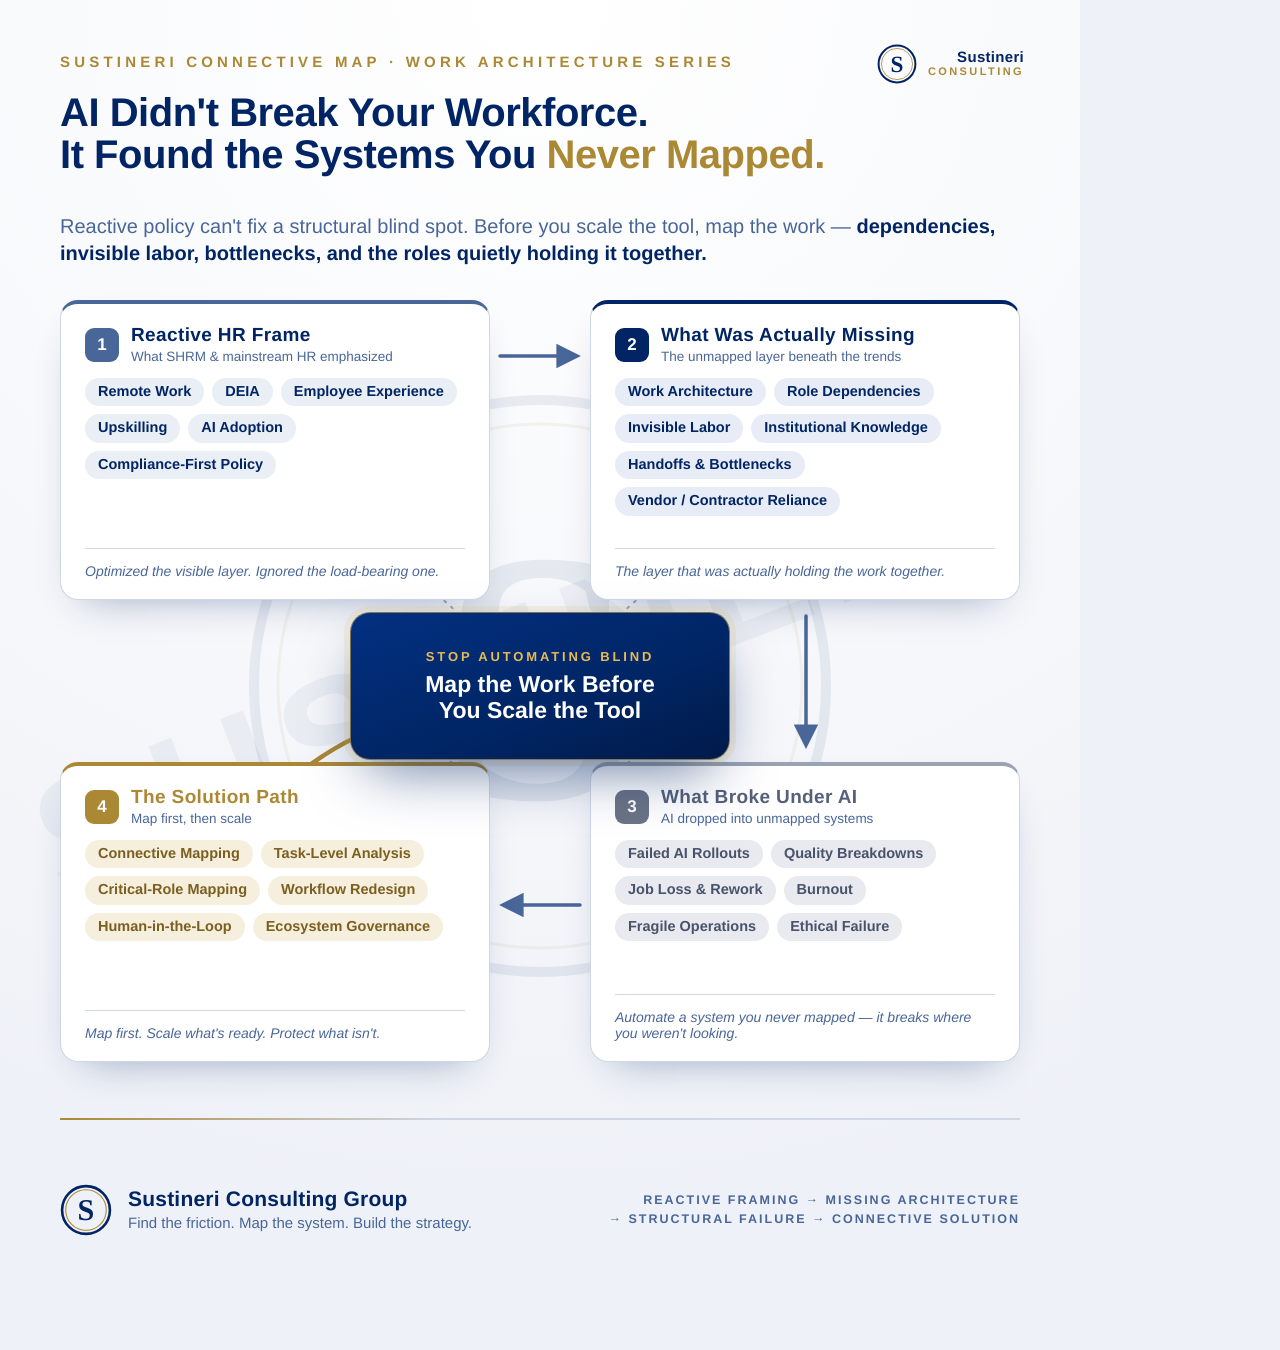
<file: sustineri/connective-maps/source/shrm_ai_work_architecture_connective_map_sharp.html>
<!DOCTYPE html>
<html lang="en">
<head>
<meta charset="utf-8" />
<link rel="stylesheet" href="brandkit.css" />
<style>
  /* ---- Portrait master: 1080 x 1350 (LinkedIn 4:5) ---- */
  html, body { width: 1080px; height: 1350px; }
  .stage { width: 1080px; height: 1350px; }

  .eyebrow { position: absolute; left: 60px; top: 54px; font-size: 15px; z-index: 4; }
  .brandlock { position: absolute; right: 56px; top: 44px; z-index: 4;
               display: flex; align-items: center; gap: 11px; }
  .brandlock .bl-txt { text-align: right; line-height: 1.1; }
  .brandlock .bl-name { font-weight: 800; color: var(--navy); font-size: 15px; letter-spacing: .02em; }
  .brandlock .bl-sub  { font-weight: 700; color: var(--gold); font-size: 11px; letter-spacing: .22em; text-transform: uppercase; }

  .title   { position: absolute; left: 60px; top: 92px; width: 928px; font-size: 40px; z-index: 4; }
  .subhead { position: absolute; left: 60px; top: 214px; width: 940px; font-size: 20px; z-index: 4; }

  .zone { width: 430px; height: 300px; }
  .zone .z-badge { font-size: 17px; }
  .zone .z-title { font-size: 19px; }
  .zone .z-sub   { font-size: 13.5px; }
  .zone .chip    { font-size: 14.5px; }
  .zone .z-foot  { font-size: 14px; }

  #zA { left: 60px;  top: 300px; }
  #zB { left: 590px; top: 300px; }
  #zD { left: 60px;  top: 762px; }
  #zC { left: 590px; top: 762px; }

  .core { left: 350px; top: 612px; width: 380px; height: 148px; padding: 0 26px; }
  .core .c-eyebrow { font-size: 13px; margin-bottom: 8px; }
  .core .c-title   { font-size: 23px; }

  .footer { left: 60px; top: 1150px; width: 960px; height: 120px; justify-content: space-between; }
  .footer .f-left { display: flex; align-items: center; gap: 16px; }
  .footer .f-name { font-size: 21px; }
  .footer .f-tag  { font-size: 15px; margin-top: 3px; }
  .footer .f-right { text-align: right; color: var(--steel); font-size: 12.5px; font-weight: 600;
                     letter-spacing: .16em; text-transform: uppercase; line-height: 1.5; }
  .rule.top { position: absolute; left: 60px; top: 1118px; width: 960px; height: 2px; z-index: 4;
              background: linear-gradient(90deg, var(--gold) 0%, var(--line) 40%, var(--line) 100%); }
</style>
</head>
<body>
<div class="stage">

  <!-- ============ WATERMARK + CONNECTOR LAYER ============ -->
  <svg class="watermark" viewBox="0 0 1080 1350" xmlns="http://www.w3.org/2000/svg">
    <defs>
      <marker id="arwSteel" viewBox="0 0 10 10" refX="8" refY="5" markerWidth="7" markerHeight="7" orient="auto-start-reverse">
        <path d="M0 0 L10 5 L0 10 z" fill="#496699"/>
      </marker>
      <marker id="arwGold" viewBox="0 0 10 10" refX="8" refY="5" markerWidth="8" markerHeight="8" orient="auto-start-reverse">
        <path d="M0 0 L10 5 L0 10 z" fill="#ab8834"/>
      </marker>
    </defs>

    <!-- faint diagonal wordmark watermark -->
    <text x="540" y="720" text-anchor="middle" transform="rotate(-21 540 720)"
          font-family="Liberation Sans, Arial, sans-serif" font-weight="700"
          font-size="168" letter-spacing="14" fill="#012564" opacity="0.045">SUSTINERI</text>

    <!-- roundel monogram watermark -->
    <g opacity="0.07" transform="translate(540 686)">
      <circle r="286" fill="none" stroke="#012564" stroke-width="10"/>
      <circle r="262" fill="none" stroke="#ab8834" stroke-width="3"/>
      <text x="0" y="112" text-anchor="middle" font-family="Liberation Serif, Georgia, serif"
            font-weight="700" font-size="360" fill="#012564">S</text>
    </g>

    <!-- radial connectors: center <-> each zone (drawn behind cards) -->
    <g stroke="#496699" stroke-width="2" stroke-dasharray="2 7" stroke-linecap="round" opacity="0.55">
      <line x1="540" y1="686" x2="275" y2="450"/>
      <line x1="540" y1="686" x2="805" y2="450"/>
      <line x1="540" y1="686" x2="805" y2="912"/>
      <line x1="540" y1="686" x2="275" y2="912"/>
    </g>

    <!-- narrative ring: A -> B -> C -> D -> core -->
    <g fill="none" stroke="#496699" stroke-width="3.5" stroke-linecap="round">
      <line x1="500" y1="356" x2="576" y2="356" marker-end="url(#arwSteel)"/>   <!-- A->B top gap -->
      <line x1="806" y1="616" x2="806" y2="744" marker-end="url(#arwSteel)"/>   <!-- B->C right gap -->
      <line x1="580" y1="905" x2="504" y2="905" marker-end="url(#arwSteel)"/>   <!-- C->D bottom gap -->
    </g>
    <path d="M300 772 C 340 742, 372 726, 418 720" fill="none" stroke="#ab8834"
          stroke-width="4.5" stroke-linecap="round" marker-end="url(#arwGold)"/> <!-- D->core -->
  </svg>

  <!-- ============ HEADER ============ -->
  <div class="eyebrow">Sustineri Connective Map · Work Architecture Series</div>
  <div class="brandlock">
    <svg class="mark-roundel" width="40" height="40" viewBox="0 0 100 100">
      <circle cx="50" cy="50" r="46" fill="none" stroke="#012564" stroke-width="5"/>
      <circle cx="50" cy="50" r="39" fill="none" stroke="#ab8834" stroke-width="2"/>
      <text x="50" y="70" text-anchor="middle" font-family="Liberation Serif, Georgia, serif"
            font-weight="700" font-size="58" fill="#012564">S</text>
    </svg>
    <div class="bl-txt">
      <div class="bl-name">Sustineri</div>
      <div class="bl-sub">Consulting</div>
    </div>
  </div>

  <div class="title">
    AI Didn't Break Your Workforce.<br/>
    It Found the Systems You <span class="accent">Never Mapped.</span>
  </div>
  <div class="subhead">
    Reactive policy can't fix a structural blind spot. Before you scale the tool,
    map the work — <b>dependencies, invisible labor, bottlenecks, and the roles
    quietly holding it together.</b>
  </div>

  <!-- ============ ZONE A — Reactive HR Frame ============ -->
  <div class="zone a" id="zA">
    <div class="z-head">
      <div class="z-badge">1</div>
      <div>
        <div class="z-title">Reactive HR Frame</div>
        <div class="z-sub">What SHRM &amp; mainstream HR emphasized</div>
      </div>
    </div>
    <div class="z-list">
      <span class="chip">Remote Work</span>
      <span class="chip">DEIA</span>
      <span class="chip">Employee Experience</span>
      <span class="chip">Upskilling</span>
      <span class="chip">AI Adoption</span>
      <span class="chip">Compliance-First Policy</span>
    </div>
    <div class="z-foot">Optimized the visible layer. Ignored the load-bearing one.</div>
  </div>

  <!-- ============ ZONE B — What Was Missing ============ -->
  <div class="zone b" id="zB">
    <div class="z-head">
      <div class="z-badge">2</div>
      <div>
        <div class="z-title">What Was Actually Missing</div>
        <div class="z-sub">The unmapped layer beneath the trends</div>
      </div>
    </div>
    <div class="z-list">
      <span class="chip">Work Architecture</span>
      <span class="chip">Role Dependencies</span>
      <span class="chip">Invisible Labor</span>
      <span class="chip">Institutional Knowledge</span>
      <span class="chip">Handoffs &amp; Bottlenecks</span>
      <span class="chip">Vendor / Contractor Reliance</span>
    </div>
    <div class="z-foot">The layer that was actually holding the work together.</div>
  </div>

  <!-- ============ ZONE C — What Broke ============ -->
  <div class="zone c" id="zC">
    <div class="z-head">
      <div class="z-badge">3</div>
      <div>
        <div class="z-title">What Broke Under AI</div>
        <div class="z-sub">AI dropped into unmapped systems</div>
      </div>
    </div>
    <div class="z-list">
      <span class="chip">Failed AI Rollouts</span>
      <span class="chip">Quality Breakdowns</span>
      <span class="chip">Job Loss &amp; Rework</span>
      <span class="chip">Burnout</span>
      <span class="chip">Fragile Operations</span>
      <span class="chip">Ethical Failure</span>
    </div>
    <div class="z-foot">Automate a system you never mapped — it breaks where you weren't looking.</div>
  </div>

  <!-- ============ ZONE D — Solution Path ============ -->
  <div class="zone d" id="zD">
    <div class="z-head">
      <div class="z-badge">4</div>
      <div>
        <div class="z-title">The Solution Path</div>
        <div class="z-sub">Map first, then scale</div>
      </div>
    </div>
    <div class="z-list">
      <span class="chip">Connective Mapping</span>
      <span class="chip">Task-Level Analysis</span>
      <span class="chip">Critical-Role Mapping</span>
      <span class="chip">Workflow Redesign</span>
      <span class="chip">Human-in-the-Loop</span>
      <span class="chip">Ecosystem Governance</span>
    </div>
    <div class="z-foot">Map first. Scale what's ready. Protect what isn't.</div>
  </div>

  <!-- ============ CENTRAL NODE ============ -->
  <div class="core">
    <div class="c-eyebrow">Stop Automating Blind</div>
    <div class="c-title">Map the Work Before<br/>You Scale the Tool</div>
  </div>

  <!-- ============ FOOTER ============ -->
  <div class="rule top"></div>
  <div class="footer">
    <div class="f-left">
      <svg class="mark-roundel" width="52" height="52" viewBox="0 0 100 100">
        <circle cx="50" cy="50" r="46" fill="none" stroke="#012564" stroke-width="5"/>
        <circle cx="50" cy="50" r="39" fill="none" stroke="#ab8834" stroke-width="2"/>
        <text x="50" y="70" text-anchor="middle" font-family="Liberation Serif, Georgia, serif"
              font-weight="700" font-size="58" fill="#012564">S</text>
      </svg>
      <div>
        <div class="f-name">Sustineri Consulting Group</div>
        <div class="f-tag">Find the friction. Map the system. Build the strategy.</div>
      </div>
    </div>
    <div class="f-right">Reactive framing&nbsp;→&nbsp;Missing architecture<br/>→&nbsp;Structural failure&nbsp;→&nbsp;Connective solution</div>
  </div>

</div>
</body>
</html>
</file>
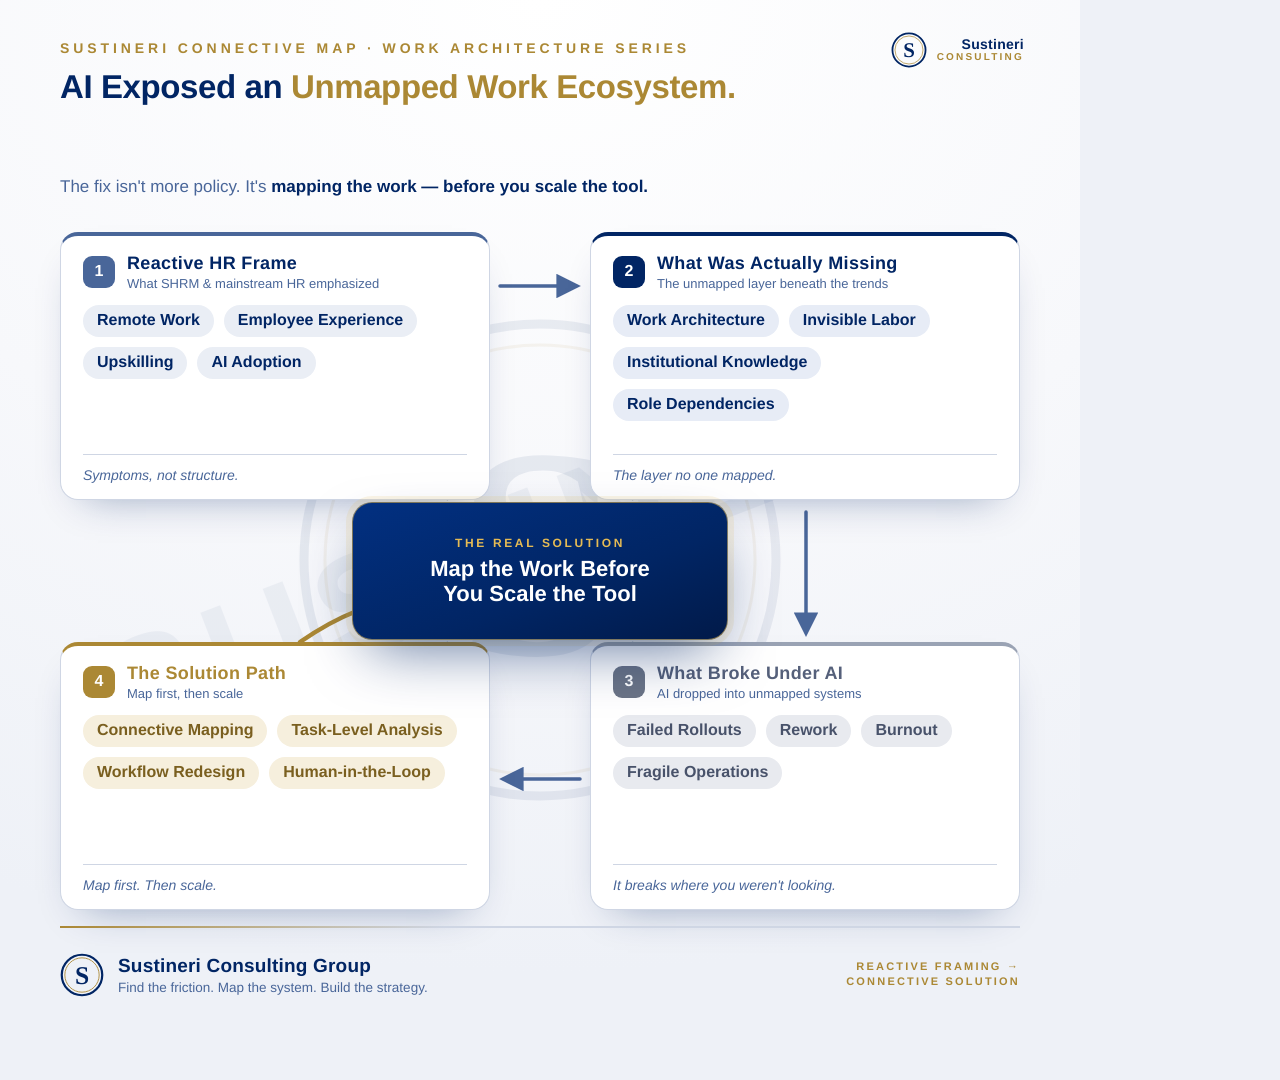
<file: sustineri/connective-maps/source/shrm_ai_work_architecture_connective_map_tight.html>
<!DOCTYPE html>
<html lang="en">
<head>
<meta charset="utf-8" />
<link rel="stylesheet" href="brandkit.css" />
<style>
  /* ---- Square alt: 1080 x 1080 (LinkedIn 1:1, mobile-first) ---- */
  html, body { width: 1080px; height: 1080px; }
  .stage { width: 1080px; height: 1080px; }

  .eyebrow { position: absolute; left: 60px; top: 40px; font-size: 14px; z-index: 4; }
  .brandlock { position: absolute; right: 56px; top: 32px; z-index: 4;
               display: flex; align-items: center; gap: 10px; }
  .brandlock .bl-txt { text-align: right; line-height: 1.1; }
  .brandlock .bl-name { font-weight: 800; color: var(--navy); font-size: 14px; letter-spacing: .02em; }
  .brandlock .bl-sub  { font-weight: 700; color: var(--gold); font-size: 10px; letter-spacing: .22em; text-transform: uppercase; }

  .title   { position: absolute; left: 60px; top: 70px; width: 960px; font-size: 33px; z-index: 4; }
  .subhead { position: absolute; left: 60px; top: 176px; width: 950px; font-size: 17px; z-index: 4; }

  .zone { width: 430px; height: 268px; padding: 18px 22px 16px; }
  .zone .z-badge { font-size: 16px; width: 32px; height: 32px; }
  .zone .z-title { font-size: 18px; }
  .zone .z-sub   { font-size: 13px; }
  .zone .chip    { font-size: 16px; padding: 8px 14px; }
  .zone .z-list  { margin-top: 14px; gap: 10px; }
  .zone .z-foot  { font-size: 14px; padding-top: 12px; }

  #zA { left: 60px;  top: 232px; }
  #zB { left: 590px; top: 232px; }
  #zD { left: 60px;  top: 642px; }
  #zC { left: 590px; top: 642px; }

  .core { left: 352px; top: 502px; width: 376px; height: 138px; padding: 0 24px; }
  .core .c-eyebrow { font-size: 12px; margin-bottom: 7px; }
  .core .c-title   { font-size: 22px; }

  .footer { left: 60px; top: 942px; width: 960px; height: 66px; justify-content: space-between; }
  .footer .f-left { display: flex; align-items: center; gap: 14px; }
  .footer .f-name { font-size: 19px; }
  .footer .f-tag  { font-size: 13.5px; margin-top: 2px; }
  .footer .f-right { text-align: right; color: var(--gold); font-size: 11px; font-weight: 700;
                     letter-spacing: .2em; text-transform: uppercase; line-height: 1.4; }
  .rule.top { position: absolute; left: 60px; top: 926px; width: 960px; height: 2px; z-index: 4;
              background: linear-gradient(90deg, var(--gold) 0%, var(--line) 40%, var(--line) 100%); }
</style>
</head>
<body>
<div class="stage">

  <!-- ============ WATERMARK + CONNECTOR LAYER ============ -->
  <svg class="watermark" viewBox="0 0 1080 1080" xmlns="http://www.w3.org/2000/svg">
    <defs>
      <marker id="arwSteel" viewBox="0 0 10 10" refX="8" refY="5" markerWidth="7" markerHeight="7" orient="auto-start-reverse">
        <path d="M0 0 L10 5 L0 10 z" fill="#496699"/>
      </marker>
      <marker id="arwGold" viewBox="0 0 10 10" refX="8" refY="5" markerWidth="8" markerHeight="8" orient="auto-start-reverse">
        <path d="M0 0 L10 5 L0 10 z" fill="#ab8834"/>
      </marker>
    </defs>

    <text x="540" y="590" text-anchor="middle" transform="rotate(-21 540 590)"
          font-family="Liberation Sans, Arial, sans-serif" font-weight="700"
          font-size="146" letter-spacing="12" fill="#012564" opacity="0.045">SUSTINERI</text>

    <g opacity="0.07" transform="translate(540 560)">
      <circle r="236" fill="none" stroke="#012564" stroke-width="9"/>
      <circle r="215" fill="none" stroke="#ab8834" stroke-width="3"/>
      <text x="0" y="94" text-anchor="middle" font-family="Liberation Serif, Georgia, serif"
            font-weight="700" font-size="300" fill="#012564">S</text>
    </g>

    <g stroke="#496699" stroke-width="2" stroke-dasharray="2 7" stroke-linecap="round" opacity="0.55">
      <line x1="540" y1="571" x2="275" y2="366"/>
      <line x1="540" y1="571" x2="805" y2="366"/>
      <line x1="540" y1="571" x2="805" y2="776"/>
      <line x1="540" y1="571" x2="275" y2="776"/>
    </g>

    <g fill="none" stroke="#496699" stroke-width="3.5" stroke-linecap="round">
      <line x1="500" y1="286" x2="576" y2="286" marker-end="url(#arwSteel)"/>
      <line x1="806" y1="512" x2="806" y2="632" marker-end="url(#arwSteel)"/>
      <line x1="580" y1="779" x2="504" y2="779" marker-end="url(#arwSteel)"/>
    </g>
    <path d="M300 642 C 338 616, 370 602, 416 598" fill="none" stroke="#ab8834"
          stroke-width="4.5" stroke-linecap="round" marker-end="url(#arwGold)"/>
  </svg>

  <!-- ============ HEADER ============ -->
  <div class="eyebrow">Sustineri Connective Map · Work Architecture Series</div>
  <div class="brandlock">
    <svg class="mark-roundel" width="36" height="36" viewBox="0 0 100 100">
      <circle cx="50" cy="50" r="46" fill="none" stroke="#012564" stroke-width="5"/>
      <circle cx="50" cy="50" r="39" fill="none" stroke="#ab8834" stroke-width="2"/>
      <text x="50" y="70" text-anchor="middle" font-family="Liberation Serif, Georgia, serif"
            font-weight="700" font-size="58" fill="#012564">S</text>
    </svg>
    <div class="bl-txt">
      <div class="bl-name">Sustineri</div>
      <div class="bl-sub">Consulting</div>
    </div>
  </div>

  <div class="title">
    AI Exposed an <span class="accent">Unmapped Work Ecosystem.</span>
  </div>
  <div class="subhead">
    The fix isn't more policy. It's <b>mapping the work — before you scale the tool.</b>
  </div>

  <!-- ============ ZONE A ============ -->
  <div class="zone a" id="zA">
    <div class="z-head">
      <div class="z-badge">1</div>
      <div>
        <div class="z-title">Reactive HR Frame</div>
        <div class="z-sub">What SHRM &amp; mainstream HR emphasized</div>
      </div>
    </div>
    <div class="z-list">
      <span class="chip">Remote Work</span>
      <span class="chip">Employee Experience</span>
      <span class="chip">Upskilling</span>
      <span class="chip">AI Adoption</span>
    </div>
    <div class="z-foot">Symptoms, not structure.</div>
  </div>

  <!-- ============ ZONE B ============ -->
  <div class="zone b" id="zB">
    <div class="z-head">
      <div class="z-badge">2</div>
      <div>
        <div class="z-title">What Was Actually Missing</div>
        <div class="z-sub">The unmapped layer beneath the trends</div>
      </div>
    </div>
    <div class="z-list">
      <span class="chip">Work Architecture</span>
      <span class="chip">Invisible Labor</span>
      <span class="chip">Institutional Knowledge</span>
      <span class="chip">Role Dependencies</span>
    </div>
    <div class="z-foot">The layer no one mapped.</div>
  </div>

  <!-- ============ ZONE C ============ -->
  <div class="zone c" id="zC">
    <div class="z-head">
      <div class="z-badge">3</div>
      <div>
        <div class="z-title">What Broke Under AI</div>
        <div class="z-sub">AI dropped into unmapped systems</div>
      </div>
    </div>
    <div class="z-list">
      <span class="chip">Failed Rollouts</span>
      <span class="chip">Rework</span>
      <span class="chip">Burnout</span>
      <span class="chip">Fragile Operations</span>
    </div>
    <div class="z-foot">It breaks where you weren't looking.</div>
  </div>

  <!-- ============ ZONE D ============ -->
  <div class="zone d" id="zD">
    <div class="z-head">
      <div class="z-badge">4</div>
      <div>
        <div class="z-title">The Solution Path</div>
        <div class="z-sub">Map first, then scale</div>
      </div>
    </div>
    <div class="z-list">
      <span class="chip">Connective Mapping</span>
      <span class="chip">Task-Level Analysis</span>
      <span class="chip">Workflow Redesign</span>
      <span class="chip">Human-in-the-Loop</span>
    </div>
    <div class="z-foot">Map first. Then scale.</div>
  </div>

  <!-- ============ CENTRAL NODE ============ -->
  <div class="core">
    <div class="c-eyebrow">The Real Solution</div>
    <div class="c-title">Map the Work Before<br/>You Scale the Tool</div>
  </div>

  <!-- ============ FOOTER ============ -->
  <div class="rule top"></div>
  <div class="footer">
    <div class="f-left">
      <svg class="mark-roundel" width="44" height="44" viewBox="0 0 100 100">
        <circle cx="50" cy="50" r="46" fill="none" stroke="#012564" stroke-width="5"/>
        <circle cx="50" cy="50" r="39" fill="none" stroke="#ab8834" stroke-width="2"/>
        <text x="50" y="70" text-anchor="middle" font-family="Liberation Serif, Georgia, serif"
              font-weight="700" font-size="58" fill="#012564">S</text>
      </svg>
      <div>
        <div class="f-name">Sustineri Consulting Group</div>
        <div class="f-tag">Find the friction. Map the system. Build the strategy.</div>
      </div>
    </div>
    <div class="f-right">Reactive framing →<br/>Connective solution</div>
  </div>

</div>
</body>
</html>
</file>
<file: people-404-work-health-check/assets/styles.css>
/* =========================================================================
   People 404™ Work Health Check — Sustineri locked brand kit + Feng Shui layout
   -------------------------------------------------------------------------
   Locked palette (do not improvise):
     Navy       #012564   primary grounding color
     Gold       #ab8834   emphasis / CTA / section markers / dividers
     Light gold #e6bb54   highlight accent
     Steel      #496699   support elements
     Gray       #dbdbdb   support / borders
     Off-white  #f7f6f2   calm background
   ========================================================================= */

:root {
  --navy: #012564;
  --gold: #ab8834;
  --gold-light: #e6bb54;
  --steel: #496699;
  --gray: #dbdbdb;
  --offwhite: #f7f6f2;
  --white: #ffffff;
  --ink: #10233f;
  --muted: #4a5568;

  --maxw: 1080px;
  --measure: 66ch;
  --radius: 4px;
  --shadow: 0 1px 2px rgba(1, 37, 100, 0.06), 0 8px 28px rgba(1, 37, 100, 0.08);

  /* Executive type stack — system fonts only, no external font imports */
  --serif: "Georgia", "Times New Roman", "Iowan Old Style", serif;
  --sans: -apple-system, BlinkMacSystemFont, "Segoe UI", Roboto, Helvetica, Arial, sans-serif;
}

* { box-sizing: border-box; }

html { scroll-behavior: smooth; }

body {
  margin: 0;
  font-family: var(--sans);
  color: var(--ink);
  background: var(--white);
  line-height: 1.6;
  font-size: 18px;
  -webkit-font-smoothing: antialiased;
}

h1, h2, h3 {
  font-family: var(--serif);
  color: var(--navy);
  line-height: 1.2;
  font-weight: 700;
  margin: 0 0 0.5em;
}

h1 { font-size: clamp(2rem, 5vw, 3.1rem); letter-spacing: -0.01em; }
h2 { font-size: clamp(1.5rem, 3.4vw, 2.15rem); }
h3 { font-size: 1.2rem; }

p { margin: 0 0 1rem; max-width: var(--measure); }
a { color: var(--steel); }

.tm { font-size: 0.62em; vertical-align: super; opacity: 0.85; }

/* ---- Layout scaffolding: balanced density, breathing room ---- */
.section { padding: 72px 0; }
.section--tight { padding: 48px 0; }
.section--navy { background: var(--navy); color: var(--white); }
.section--navy h1, .section--navy h2, .section--navy h3 { color: var(--white); }
.section--offwhite { background: var(--offwhite); }
.section--steel { background: var(--steel); color: var(--white); }
.section--steel h2, .section--steel h3 { color: var(--white); }

.container { width: 100%; max-width: var(--maxw); margin: 0 auto; padding: 0 24px; }
.narrow { max-width: 760px; }

/* Gold section marker — strategic contrast, directional movement */
.marker {
  display: inline-block;
  font-family: var(--sans);
  font-size: 0.78rem;
  font-weight: 700;
  letter-spacing: 0.14em;
  text-transform: uppercase;
  color: var(--gold);
  margin-bottom: 14px;
}
.section--navy .marker,
.section--steel .marker { color: var(--gold-light); }

.rule { height: 3px; width: 56px; background: var(--gold); border: 0; margin: 0 0 22px; }
.rule--center { margin-left: auto; margin-right: auto; }

.lead { font-size: 1.18rem; color: var(--muted); }
.section--navy .lead { color: rgba(255, 255, 255, 0.82); }

/* ---- Top bar ---- */
.topbar {
  position: sticky; top: 0; z-index: 20;
  background: var(--navy);
  color: var(--white);
  border-bottom: 2px solid var(--gold);
}
.topbar .container {
  display: flex; align-items: center; justify-content: space-between;
  padding-top: 14px; padding-bottom: 14px; gap: 16px;
}
.brand { font-family: var(--serif); font-weight: 700; font-size: 1.05rem; color: var(--white); text-decoration: none; }
.brand span { color: var(--gold-light); }
.topbar .price-chip { font-size: 0.85rem; color: rgba(255,255,255,0.85); }
.topbar .price-chip b { color: var(--gold-light); }

/* ---- Hero: clear entry path, stable center ---- */
.hero { background: linear-gradient(180deg, #012564 0%, #011b4d 100%); color: var(--white); padding: 84px 0 76px; }
.hero .eyebrow { color: var(--gold-light); font-weight: 700; letter-spacing: 0.14em; text-transform: uppercase; font-size: 0.8rem; }
.hero h1, .hero h2 { color: var(--white); }
.hero h1 { margin-top: 12px; }
.hero .promise { font-size: 1.25rem; color: rgba(255, 255, 255, 0.9); max-width: 44ch; margin: 18px 0 8px; }
.hero .price {
  display: inline-block; margin: 22px 0 26px;
  font-family: var(--serif); font-size: 1.15rem; color: var(--white);
  border: 1px solid rgba(230, 187, 84, 0.5); border-left: 4px solid var(--gold);
  padding: 10px 18px; border-radius: var(--radius); background: rgba(255,255,255,0.03);
}
.hero .price b { color: var(--gold-light); font-size: 1.35rem; }
.hero .price .strike { color: rgba(255,255,255,0.55); text-decoration: line-through; font-size: 0.95rem; margin-left: 8px; font-family: var(--sans); }

/* ---- Buttons / CTA (conversion clarity) ---- */
.cta-row { display: flex; flex-wrap: wrap; gap: 14px; margin-top: 8px; }
.btn {
  display: inline-block; font-family: var(--sans); font-weight: 700; font-size: 1rem;
  padding: 14px 26px; border-radius: var(--radius); text-decoration: none;
  cursor: pointer; border: 2px solid transparent; transition: transform 0.12s ease, background 0.12s ease;
}
.btn:hover { transform: translateY(-1px); }
.btn--primary { background: var(--gold); color: var(--navy); border-color: var(--gold); }
.btn--primary:hover { background: var(--gold-light); border-color: var(--gold-light); }
.btn--ghost { background: transparent; color: var(--white); border-color: rgba(255,255,255,0.55); }
.btn--ghost:hover { border-color: var(--gold-light); color: var(--gold-light); }
.btn--navy { background: var(--navy); color: var(--white); border-color: var(--navy); }
.btn--navy:hover { background: #01317f; border-color: #01317f; }
.btn--outline { background: transparent; color: var(--navy); border-color: var(--navy); }
.btn--outline:hover { background: var(--navy); color: var(--white); }

/* ---- Content blocks ---- */
.grid { display: grid; gap: 22px; }
.grid--2 { grid-template-columns: repeat(2, 1fr); }
.grid--3 { grid-template-columns: repeat(3, 1fr); }

.block {
  background: var(--white); border: 1px solid var(--gray);
  border-top: 3px solid var(--gold); border-radius: var(--radius);
  padding: 24px; box-shadow: var(--shadow);
}
.block h3 { margin-bottom: 8px; }
.block p { margin-bottom: 0; color: var(--muted); font-size: 0.98rem; }

/* Simple checklist / list styling */
.clean-list { list-style: none; padding: 0; margin: 0; max-width: var(--measure); }
.clean-list li { position: relative; padding: 8px 0 8px 30px; border-bottom: 1px solid var(--gray); }
.clean-list li:last-child { border-bottom: 0; }
.clean-list li::before {
  content: ""; position: absolute; left: 4px; top: 16px;
  width: 9px; height: 9px; background: var(--gold); border-radius: 50%;
}
.section--navy .clean-list li { border-color: rgba(255,255,255,0.16); }

.two-col { display: grid; grid-template-columns: 1fr 1fr; gap: 40px; }

/* Included / not-included panels */
.scope-cols { display: grid; grid-template-columns: 1fr 1fr; gap: 24px; }
.scope-card { border-radius: var(--radius); padding: 26px; }
.scope-card--in { background: var(--white); border: 1px solid var(--gray); border-left: 4px solid var(--gold); }
.scope-card--out { background: var(--offwhite); border: 1px solid var(--gray); border-left: 4px solid var(--steel); }
.scope-card h3 { color: var(--navy); }
.scope-card ul { padding-left: 18px; margin: 0; }
.scope-card li { margin: 6px 0; color: var(--muted); }

/* Process timeline: directional movement */
.steps { counter-reset: step; display: grid; gap: 0; max-width: 820px; }
.step { position: relative; padding: 18px 0 18px 64px; border-left: 2px solid var(--gray); margin-left: 20px; }
.step:last-child { border-left-color: transparent; }
.step::before {
  counter-increment: step; content: counter(step);
  position: absolute; left: -21px; top: 14px;
  width: 40px; height: 40px; border-radius: 50%;
  background: var(--navy); color: var(--gold-light);
  font-family: var(--serif); font-weight: 700; font-size: 1.05rem;
  display: grid; place-items: center; border: 2px solid var(--gold);
}
.step h3 { margin-bottom: 4px; }
.step p { margin-bottom: 0; color: var(--muted); font-size: 0.98rem; }

/* Price band */
.price-band { text-align: center; }
.price-band .amount { font-family: var(--serif); font-size: clamp(2.4rem, 6vw, 3.4rem); color: var(--white); font-weight: 700; }
.price-band .amount .strike { font-size: 1.2rem; color: rgba(255,255,255,0.5); text-decoration: line-through; margin-left: 12px; font-family: var(--sans); }
.price-band .sub { color: rgba(255,255,255,0.82); margin: 8px auto 26px; max-width: 52ch; }

/* FAQ */
.faq details {
  border: 1px solid var(--gray); border-radius: var(--radius);
  padding: 4px 20px; margin-bottom: 12px; background: var(--white);
}
.faq details[open] { border-left: 4px solid var(--gold); }
.faq summary {
  cursor: pointer; font-family: var(--serif); font-weight: 700; color: var(--navy);
  font-size: 1.08rem; padding: 14px 0; list-style: none;
}
.faq summary::-webkit-details-marker { display: none; }
.faq summary::after { content: "+"; float: right; color: var(--gold); font-size: 1.4rem; line-height: 1; }
.faq details[open] summary::after { content: "–"; }
.faq details p { color: var(--muted); padding-bottom: 12px; margin-bottom: 0; }

/* Founder */
.founder { display: grid; grid-template-columns: 120px 1fr; gap: 28px; align-items: start; }
.founder .avatar {
  width: 120px; height: 120px; border-radius: 50%;
  background: var(--navy); color: var(--gold-light);
  display: grid; place-items: center; font-family: var(--serif);
  font-size: 2.4rem; font-weight: 700; border: 3px solid var(--gold);
}

/* Disclaimer */
.disclaimer { font-size: 0.9rem; color: var(--muted); border-top: 1px solid var(--gray); padding-top: 22px; }
.disclaimer p { max-width: none; }

/* Notice banners (placeholder markers) */
.notice {
  border: 1px dashed var(--gold); background: rgba(171,136,52,0.08);
  color: var(--navy); border-radius: var(--radius); padding: 14px 18px;
  font-size: 0.92rem; margin: 18px 0; max-width: var(--measure);
}
.notice b { color: var(--gold); letter-spacing: 0.04em; }

/* Footer */
.footer { background: var(--navy); color: rgba(255,255,255,0.7); padding: 40px 0; }
.footer a { color: var(--gold-light); }
.footer .brand { display: block; margin-bottom: 10px; }

/* ---- Forms (intake) ---- */
.form-grid { display: grid; grid-template-columns: 1fr 1fr; gap: 18px 22px; max-width: 860px; }
.field { display: flex; flex-direction: column; }
.field--full { grid-column: 1 / -1; }
.field label { font-weight: 700; color: var(--navy); font-size: 0.92rem; margin-bottom: 6px; }
.field .req { color: var(--gold); }
.field input, .field select, .field textarea {
  font-family: var(--sans); font-size: 1rem; padding: 11px 13px;
  border: 1px solid var(--gray); border-radius: var(--radius); background: var(--white); color: var(--ink);
}
.field input:focus, .field select:focus, .field textarea:focus {
  outline: none; border-color: var(--steel); box-shadow: 0 0 0 3px rgba(73,102,153,0.15);
}
.field textarea { min-height: 96px; resize: vertical; }
.field .hint { font-size: 0.82rem; color: var(--muted); margin-top: 5px; }
.checkbox-row { display: flex; gap: 10px; align-items: flex-start; }
.checkbox-row input { width: auto; margin-top: 5px; }

/* Sample deliverable page */
.doc { max-width: 820px; margin: 0 auto; }
.doc h2 { border-bottom: 2px solid var(--gray); padding-bottom: 8px; margin-top: 40px; }
.doc h2:first-of-type { margin-top: 0; }
.doc .tag {
  display: inline-block; background: var(--navy); color: var(--gold-light);
  padding: 4px 12px; border-radius: 20px; font-size: 0.78rem; font-weight: 700;
  letter-spacing: 0.08em; text-transform: uppercase; margin-bottom: 8px;
}
.doc table { border-collapse: collapse; width: 100%; margin: 12px 0; font-size: 0.95rem; }
.doc th { background: var(--offwhite); text-align: left; }
.doc th, .doc td { border: 1px solid var(--gray); padding: 9px 12px; }
.watermark { color: var(--steel); font-size: 0.85rem; font-style: italic; }

/* ---- Responsive ---- */
@media (max-width: 820px) {
  body { font-size: 17px; }
  .grid--2, .grid--3, .scope-cols, .two-col, .form-grid, .founder { grid-template-columns: 1fr; }
  .founder .avatar { width: 88px; height: 88px; font-size: 1.8rem; }
  .section { padding: 52px 0; }
  .hero { padding: 60px 0 54px; }
  .topbar .price-chip { display: none; }
}

@media (prefers-reduced-motion: reduce) {
  html { scroll-behavior: auto; }
  .btn:hover { transform: none; }
}
</file>
<file: sustineri/connective-maps/source/brandkit.css>
/* =====================================================================
   SUSTINERI CONSULTING — Connective Map Brand Kit
   Locked visual language for social thought-leadership systems maps.
   Reuse this file for all connective-map builds. Do not fork.
   ===================================================================== */

:root {
  /* Locked brand palette */
  --navy:  #012564;
  --gold:  #ab8834;
  --gold-bright: #e6bb54;
  --steel: #496699;
  --gray:  #dbdbdb;

  /* Derived tints for surfaces */
  --paper:      #f7f8fb;
  --paper-2:    #eef1f7;
  --navy-ink:   #012564;
  --steel-soft: #eaeef5;
  --gold-soft:  #f6efdd;
  --line:       #cfd6e4;

  --sans: "Liberation Sans", "DejaVu Sans", Arial, sans-serif;
  --serif: "Liberation Serif", "Bitstream Charter", "DejaVu Serif", Georgia, serif;
}

* { box-sizing: border-box; margin: 0; padding: 0; }

html, body {
  font-family: var(--sans);
  color: var(--navy-ink);
  background: var(--paper-2);
  -webkit-font-smoothing: antialiased;
  text-rendering: geometricPrecision;
}

.stage {
  position: relative;
  overflow: hidden;
  background:
    radial-gradient(120% 90% at 50% 0%, #ffffff 0%, var(--paper) 55%, var(--paper-2) 100%);
}

/* ---- Brand mark (roundel monogram) ---------------------------------- */
.mark-roundel { display: block; }

/* ---- Watermark layer ------------------------------------------------ */
.watermark {
  position: absolute;
  inset: 0;
  z-index: 0;
  pointer-events: none;
}

/* ---- Typography ----------------------------------------------------- */
.eyebrow {
  font-weight: 700;
  letter-spacing: 0.28em;
  text-transform: uppercase;
  color: var(--gold);
}
.title {
  font-family: var(--sans);
  font-weight: 700;
  color: var(--navy);
  letter-spacing: -0.012em;
  line-height: 1.06;
}
.title .accent { color: var(--gold); }
.subhead {
  color: var(--steel);
  font-weight: 400;
  line-height: 1.34;
}
.subhead b { color: var(--navy); font-weight: 700; }

/* ---- Zone cards ----------------------------------------------------- */
.zone {
  position: absolute;
  z-index: 2;
  background: #ffffff;
  border: 1px solid var(--line);
  border-radius: 18px;
  box-shadow: 0 18px 40px -24px rgba(1,37,100,0.45);
  padding: 22px 24px 20px;
  display: flex;
  flex-direction: column;
}
.zone .z-head { display: flex; align-items: center; gap: 12px; }
.zone .z-badge {
  flex: none;
  display: grid; place-items: center;
  width: 34px; height: 34px; border-radius: 9px;
  font-weight: 800; color: #fff;
  font-size: 17px;
}
.zone .z-title { font-weight: 800; letter-spacing: 0.02em; line-height: 1.05; }
.zone .z-sub { color: var(--steel); font-weight: 500; margin-top: 3px; }
.zone .z-list { margin-top: 14px; display: flex; flex-wrap: wrap; gap: 8px 8px; }
.zone .chip {
  font-weight: 600;
  border-radius: 999px;
  padding: 7px 13px;
  line-height: 1;
  white-space: nowrap;
}
.zone .z-foot {
  margin-top: auto;
  padding-top: 14px;
  border-top: 1px solid var(--line);
  color: var(--steel);
  font-style: italic;
  font-weight: 500;
}

/* Zone accents by role in the narrative */
.zone.a { border-top: 4px solid var(--steel); }
.zone.a .z-badge { background: var(--steel); }
.zone.a .z-title { color: var(--navy); }
.zone.a .chip { background: var(--steel-soft); color: var(--navy); }

.zone.b { border-top: 4px solid var(--navy); }
.zone.b .z-badge { background: var(--navy); }
.zone.b .z-title { color: var(--navy); }
.zone.b .chip { background: #e7ecf6; color: var(--navy); }

.zone.c { border-top: 4px solid #9aa3b4; }
.zone.c .z-badge { background: #6b7486; }
.zone.c .z-title { color: #55607a; }
.zone.c .chip { background: #e8eaef; color: #48526a; }

.zone.d { border-top: 4px solid var(--gold); }
.zone.d .z-badge { background: var(--gold); }
.zone.d .z-title { color: var(--gold); }
.zone.d .chip { background: var(--gold-soft); color: #7a5f1f; }

/* ---- Central node --------------------------------------------------- */
.core {
  position: absolute;
  z-index: 3;
  border-radius: 20px;
  background: linear-gradient(160deg, #023081 0%, #012564 60%, #011a49 100%);
  box-shadow: 0 24px 60px -18px rgba(1,37,100,0.65), 0 0 0 6px rgba(230,187,84,0.14);
  border: 1px solid rgba(230,187,84,0.55);
  color: #fff;
  display: flex; flex-direction: column; justify-content: center;
  text-align: center;
}
.core .c-eyebrow {
  font-weight: 800; letter-spacing: 0.22em; text-transform: uppercase;
  color: var(--gold-bright);
}
.core .c-title { font-weight: 800; line-height: 1.1; color: #fff; }

/* ---- Footer signature ---------------------------------------------- */
.footer { position: absolute; z-index: 4; display: flex; align-items: center; }
.footer .f-name { font-weight: 800; color: var(--navy); letter-spacing: 0.01em; }
.footer .f-tag { color: var(--steel); font-weight: 500; }
.rule { background: var(--line); }
</file>
<file: sustineri/connective-maps/source/brandkit_v2.css>
/* =====================================================================
   SUSTINERI Connective Map — BRAND-COMPLIANT kit (v2)
   Conforms to the canonical Sustineri Claude Design Brand Kit
   (07_Templates/Brand/Sustineri_Brand_Kit.md, D-BRAND-001) and mirrors the
   live implementation in 00_HEADER_INJECT.html:
     - fonts: Source Serif 4 (display) / Public Sans (body) / JetBrains Mono (eyebrow)
     - flat surfaces: no gradients, no drop shadows
     - serif headlines, mono letter-spaced eyebrows, gold rules
     - locked tokens only (navy/gold/steel/lgray/paper/stone)
   Real brand fonts are embedded via fonts_embedded.css (Latin woff2).
   ===================================================================== */
@import url("fonts_embedded.css");

:root {
  --serif: 'Source Serif 4', Georgia, serif;
  --sans:  'Public Sans', system-ui, sans-serif;
  --mono:  'JetBrains Mono', 'Courier New', monospace;
  --navy:  #012564;
  --gold:  #AB8834;
  --steel: #496699;
  --lgray: #DBDBDB;
  --paper: #FAF8F4;
  --stone: #F2EFE8;
  --ink:   #0F1422;
  --ink70: rgba(15,20,34,0.70);
  --ink55: rgba(15,20,34,0.55);
  --paper75: rgba(250,248,244,0.75);
  --paper55: rgba(250,248,244,0.55);
}

* { box-sizing: border-box; margin: 0; padding: 0; }
html, body { font-family: var(--sans); color: var(--ink); background: var(--paper);
  -webkit-font-smoothing: antialiased; text-rendering: geometricPrecision; }

.stage { position: relative; overflow: hidden; background: var(--paper); }

/* ---- Watermark / connector layer ---- */
.watermark { position: absolute; inset: 0; z-index: 0; pointer-events: none; }

/* ---- Typographic atoms (mirror header inject) ---- */
.eyebrow { font-family: var(--mono); text-transform: uppercase; color: var(--gold);
  font-weight: 600; letter-spacing: 1.8px; }
.gold-rule { background: var(--gold); height: 2px; display: block; }

.title { font-family: var(--serif); font-weight: 400; color: var(--navy);
  line-height: 1.08; letter-spacing: -0.5px; }
.subhead { font-family: var(--sans); color: var(--ink70); line-height: 1.55; }
.subhead b { color: var(--navy); font-weight: 600; }

/* ---- Brand lockup (real serif wordmark; mark image is a flagged slot) ---- */
.wordmark { text-align: right; line-height: 1.08; }
.wordmark .wm-name { font-family: var(--serif); font-weight: 500; color: var(--navy);
  letter-spacing: 0.3px; }
.wordmark .wm-sub { font-family: var(--mono); text-transform: uppercase; color: var(--steel);
  letter-spacing: 1.6px; }

/* ---- Zone cards: flat white, 1px lgray, square corners, NO shadow ---- */
.zone { position: absolute; z-index: 2; background: #fff; border: 1px solid var(--lgray);
  padding: 24px 26px 22px; display: flex; flex-direction: column; }
.zone::before { content: ''; position: absolute; top: 0; left: 0; right: 0; height: 3px; }
.zone .z-head { display: flex; gap: 14px; align-items: flex-start; }
.zone .z-idx { font-family: var(--mono); color: var(--gold); font-weight: 600;
  letter-spacing: 1.5px; padding-top: 4px; }
.zone .z-title { font-family: var(--serif); font-weight: 500; color: var(--navy);
  line-height: 1.08; letter-spacing: -0.2px; }
.zone .z-sub { font-family: var(--sans); color: var(--steel); margin-top: 4px; }
.zone .z-tags { margin-top: 16px; display: flex; flex-wrap: wrap; gap: 9px; }
.zone .tag { font-family: var(--sans); font-weight: 500; color: var(--navy);
  background: var(--stone); border: 1px solid var(--lgray); border-radius: 2px;
  padding: 7px 12px; line-height: 1; white-space: nowrap; }
.zone .z-foot { margin-top: auto; padding-top: 14px; border-top: 1px solid var(--lgray);
  font-family: var(--sans); color: var(--ink70); }

/* narrative accents — top bar only, palette-locked */
.zone.a::before { background: var(--steel); }
.zone.b::before { background: var(--navy); }
.zone.c::before { background: var(--lgray); }
.zone.d::before { background: var(--gold); }
.zone.d .tag { background: #fff; border-color: var(--gold); }

/* ---- Central node: solid navy, flat ---- */
.core { position: absolute; z-index: 3; background: var(--navy); color: var(--paper);
  border-top: 3px solid var(--gold); display: flex; flex-direction: column;
  justify-content: center; align-items: center; text-align: center; }
.core .c-eyebrow { font-family: var(--mono); text-transform: uppercase; color: var(--gold);
  font-weight: 600; letter-spacing: 1.8px; }
.core .c-rule { width: 40px; height: 2px; background: var(--gold); margin: 10px 0; }
.core .c-title { font-family: var(--serif); font-weight: 400; color: var(--paper); line-height: 1.1; }

/* ---- Footer: navy band ---- */
.footer { position: absolute; z-index: 4; background: var(--navy); color: var(--paper);
  display: flex; align-items: center; justify-content: space-between; }
.footer .f-name { font-family: var(--serif); font-weight: 500; color: var(--paper);
  letter-spacing: 0.3px; }
.footer .f-tag { font-family: var(--serif); color: var(--paper75); }
.footer .f-right { text-align: right; }
.footer .f-rhead { font-family: var(--mono); text-transform: uppercase; color: var(--gold);
  font-weight: 600; letter-spacing: 1.6px; }
.footer .f-flow { font-family: var(--sans); color: var(--paper55); }
</file>
